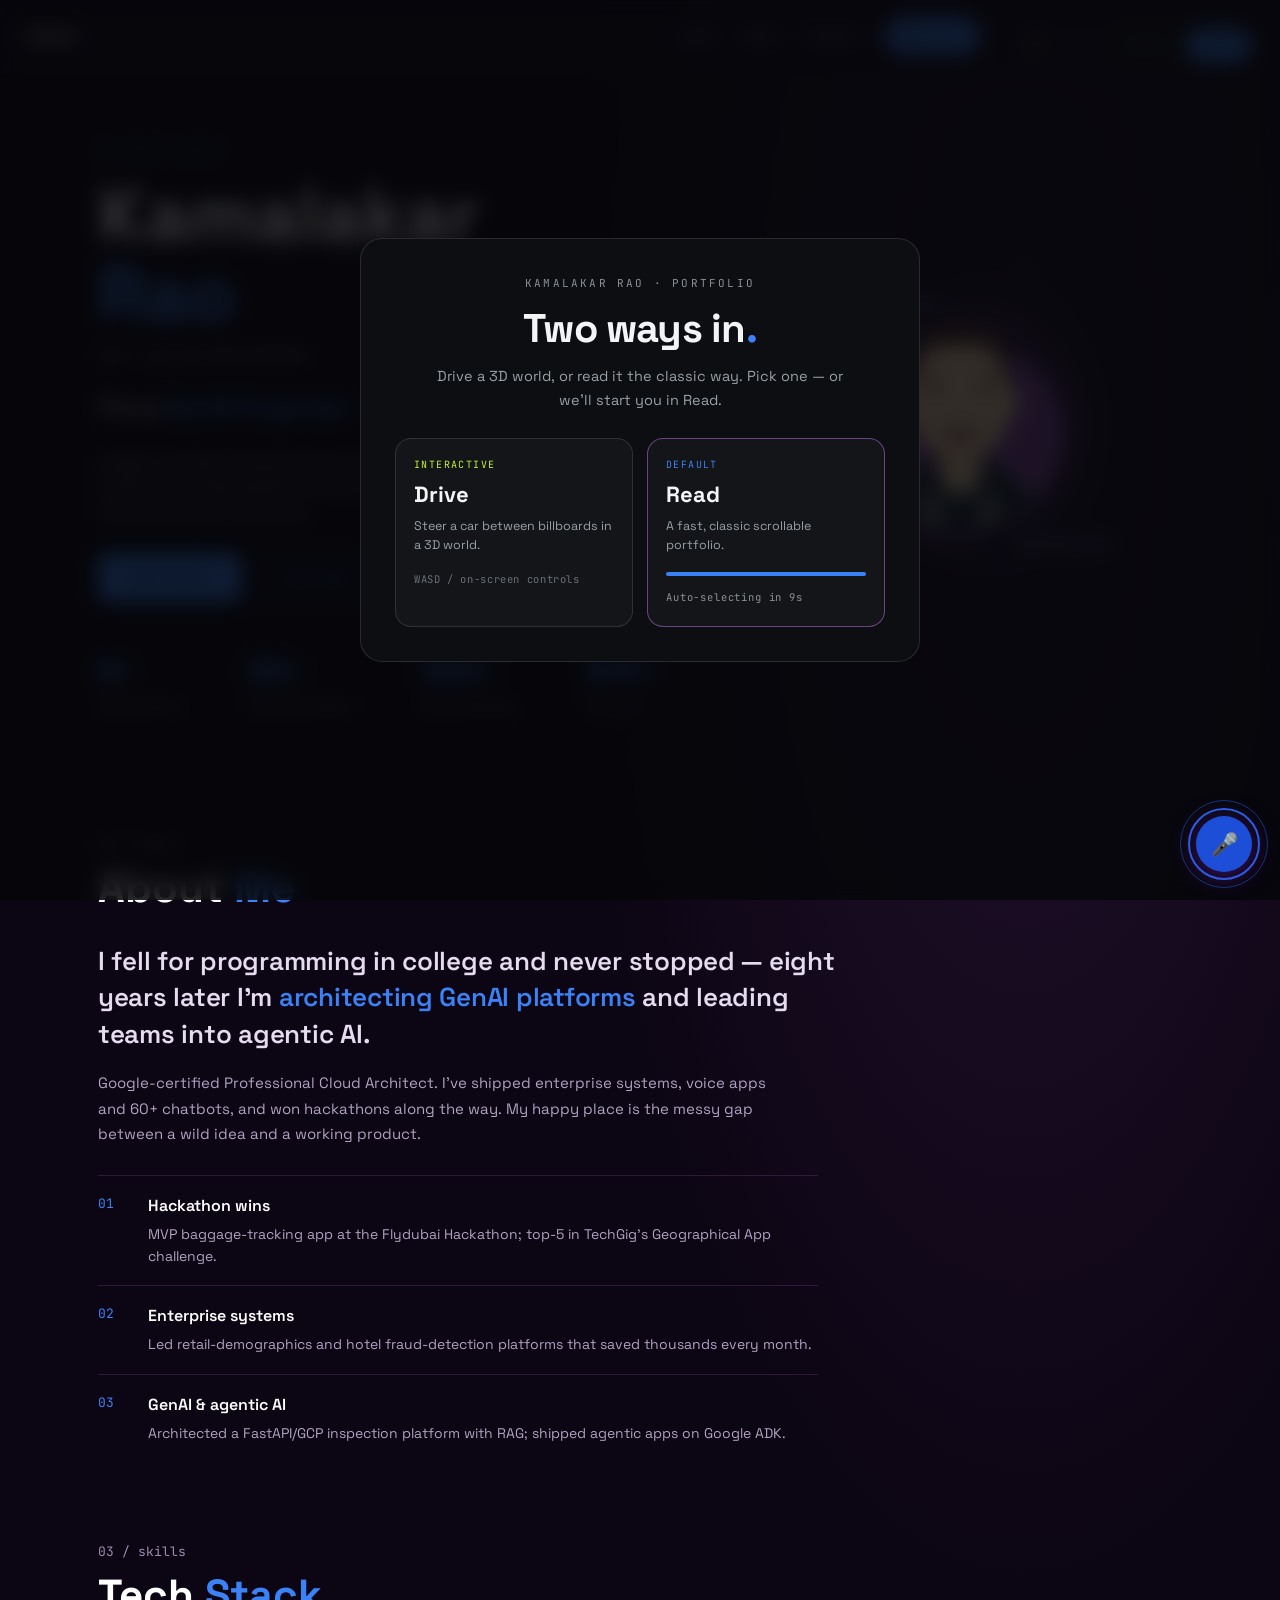
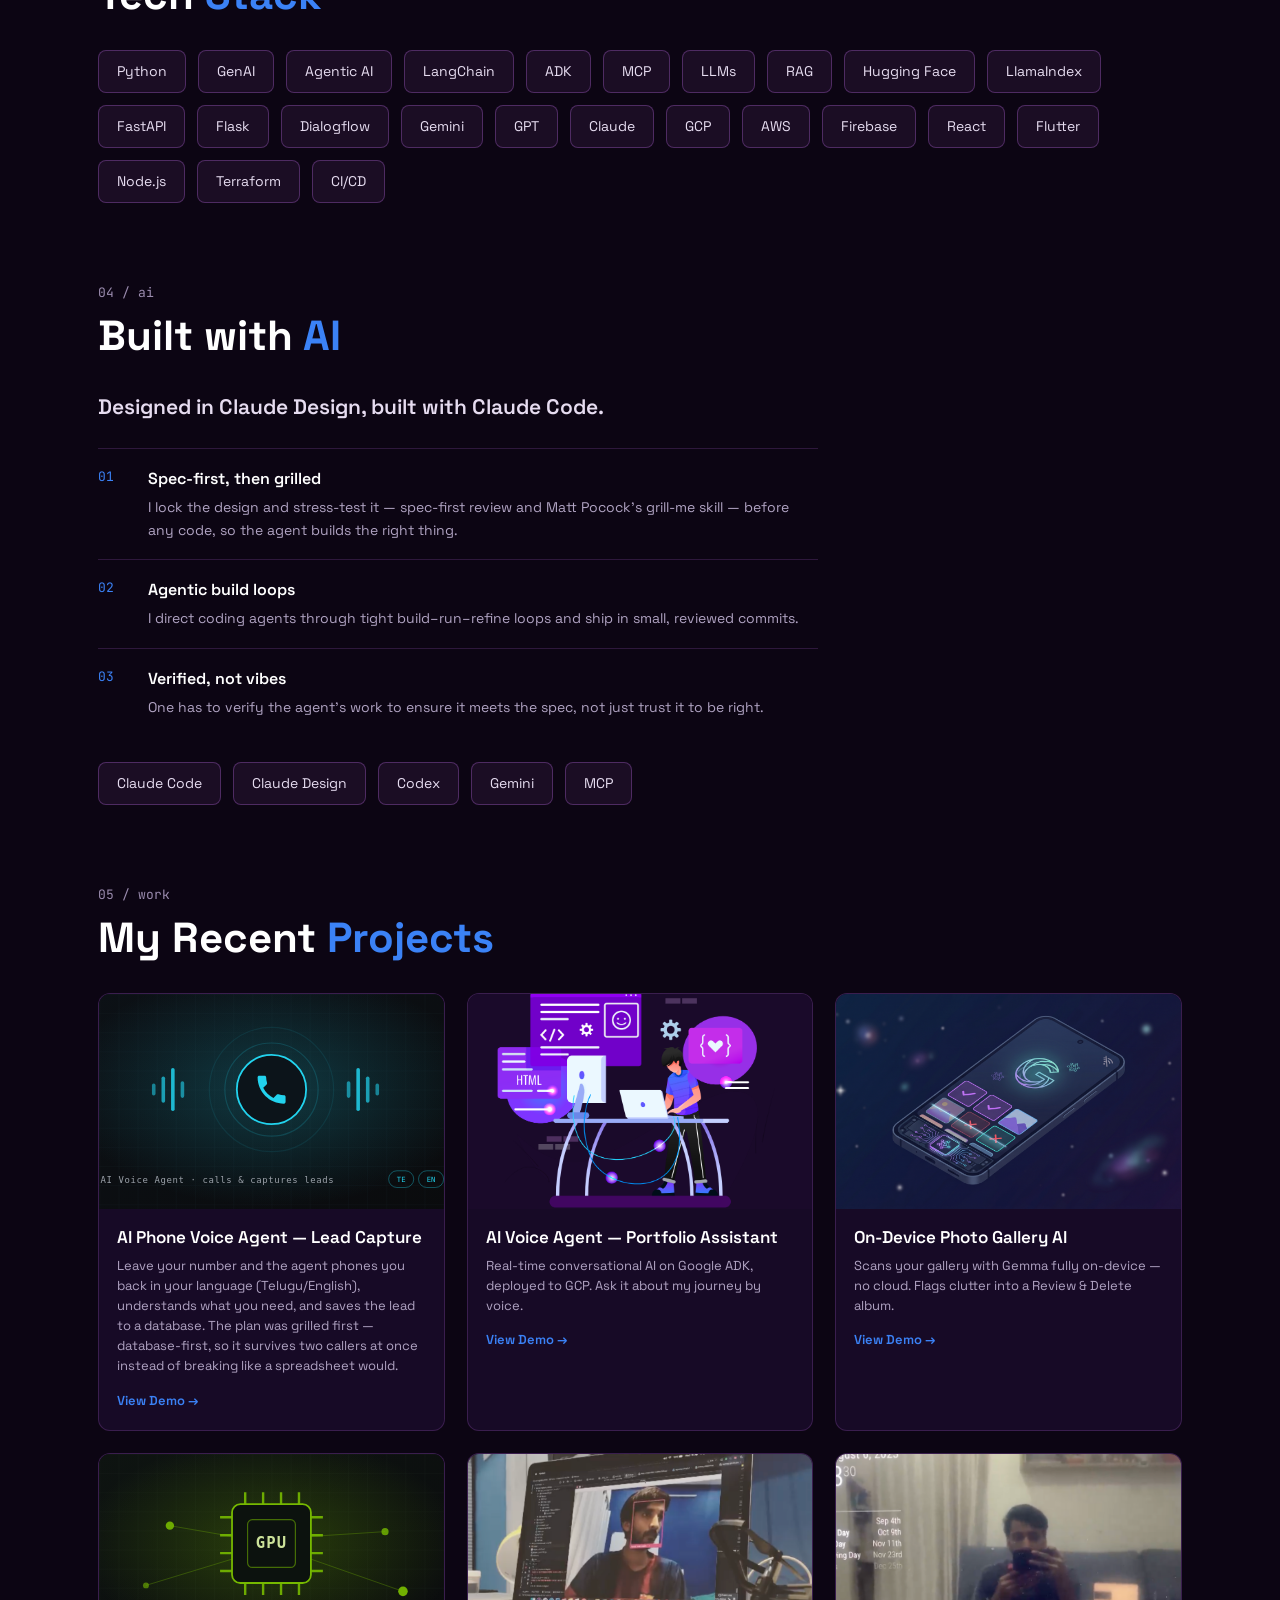
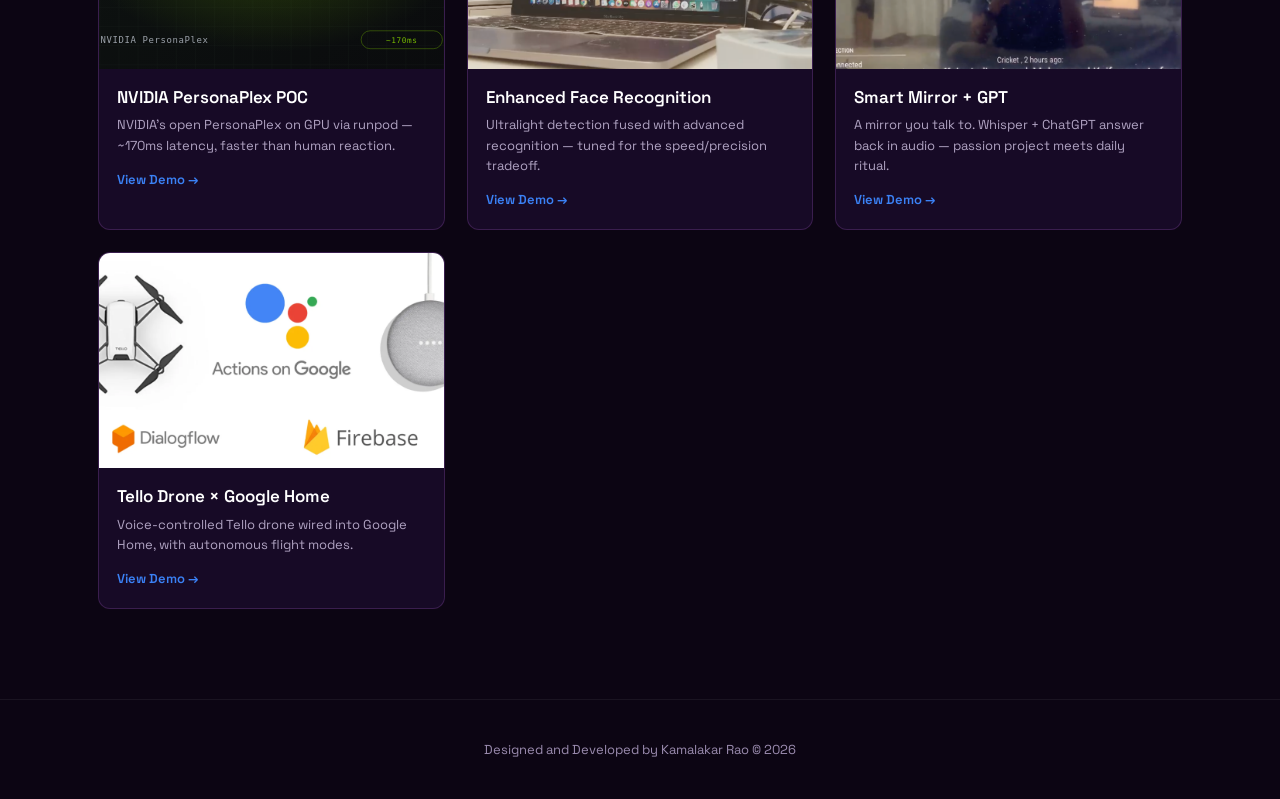
<file: index.html>
<!doctype html><html lang="en"><head><meta charset="utf-8"/><link rel="icon" href="/favicon.png"/><meta name="viewport" content="width=device-width,initial-scale=1"/><meta name="theme-color" content="#000000"/><meta name="description" content="Web site created using create-react-app"/><link rel="manifest" href="/manifest.json"/><link rel="preconnect" href="https://fonts.googleapis.com"><link rel="preconnect" href="https://fonts.gstatic.com" crossorigin><link href="https://fonts.googleapis.com/css2?family=Space+Grotesk:wght@400;500;600;700&family=JetBrains+Mono:wght@400;500&display=swap" rel="stylesheet"><title>Kamal | Portfolio</title><meta name="description" content="Self Developed personal website build with React.js"><meta itemprop="name" content="Kamal | Portfolio"><meta itemprop="description" content="Self Developed personal website build with React.js"><meta property="og:url" content="https://kamalakarrao.github.io"><meta property="og:type" content="website"><meta property="og:title" content="Kamal | Portfolio"><meta property="og:description" content="Self Developed personal website build with React.js"><meta name="twitter:card" content="summary_large_image"><meta name="twitter:title" content="Kamal | Portfolio"><meta name="twitter:description" content="Self Developed personal website build with React.js"><script defer="defer" src="/static/js/main.073f469c.js"></script><link href="/static/css/main.de4e157c.css" rel="stylesheet"></head><body><noscript>You need to enable JavaScript to run this app.</noscript><div id="root"></div></body></html>
</file>
<file: static/css/main.de4e157c.css>
@charset "UTF-8";@import url(https://fonts.googleapis.com/css2?family=Raleway:wght@300;400;500;600;700;800&family=Courier+Prime:wght@400;700&display=swap);body{-webkit-font-smoothing:antialiased;-moz-osx-font-smoothing:grayscale;background-color:#0d0b14;font-family:Raleway,sans-serif!important}:root{--annotation-unfocused-field-background:url('data:image/svg+xml;charset=utf-8,<svg width="1" height="1" xmlns="http://www.w3.org/2000/svg"><rect width="100%" height="100%" style="fill:rgba(0,54,255,.13)"/></svg>')}.annotationLayer section{position:absolute;text-align:left;text-align:initial}.annotationLayer .buttonWidgetAnnotation.pushButton>a,.annotationLayer .linkAnnotation>a{font-size:1em;height:100%;left:0;position:absolute;top:0;width:100%}.annotationLayer .buttonWidgetAnnotation.pushButton>canvas{left:0;position:relative;top:0;z-index:-1}.annotationLayer .buttonWidgetAnnotation.pushButton>a:hover,.annotationLayer .linkAnnotation>a:hover{background:#ff0;box-shadow:0 2px 10px #ff0;opacity:.2}.annotationLayer .textAnnotation img{cursor:pointer;position:absolute}.annotationLayer .buttonWidgetAnnotation.checkBox input,.annotationLayer .buttonWidgetAnnotation.radioButton input,.annotationLayer .choiceWidgetAnnotation select,.annotationLayer .textWidgetAnnotation input,.annotationLayer .textWidgetAnnotation textarea{background-image:url('data:image/svg+xml;charset=utf-8,<svg width="1" height="1" xmlns="http://www.w3.org/2000/svg"><rect width="100%" height="100%" style="fill:rgba(0,54,255,.13)"/></svg>');background-image:var(--annotation-unfocused-field-background);border:1px solid transparent;box-sizing:border-box;font-size:9px;height:100%;margin:0;padding:0 3px;vertical-align:top;width:100%}.annotationLayer .choiceWidgetAnnotation select option{padding:0}.annotationLayer .buttonWidgetAnnotation.radioButton input{border-radius:50%}.annotationLayer .textWidgetAnnotation textarea{font:message-box;font-size:9px;resize:none}.annotationLayer .buttonWidgetAnnotation.checkBox input[disabled],.annotationLayer .buttonWidgetAnnotation.radioButton input[disabled],.annotationLayer .choiceWidgetAnnotation select[disabled],.annotationLayer .textWidgetAnnotation input[disabled],.annotationLayer .textWidgetAnnotation textarea[disabled]{background:none;border:1px solid transparent;cursor:not-allowed}.annotationLayer .buttonWidgetAnnotation.checkBox input:hover,.annotationLayer .buttonWidgetAnnotation.radioButton input:hover,.annotationLayer .choiceWidgetAnnotation select:hover,.annotationLayer .textWidgetAnnotation input:hover,.annotationLayer .textWidgetAnnotation textarea:hover{border:1px solid #000}.annotationLayer .choiceWidgetAnnotation select:focus,.annotationLayer .textWidgetAnnotation input:focus,.annotationLayer .textWidgetAnnotation textarea:focus{background:none;border:1px solid transparent}.annotationLayer .buttonWidgetAnnotation.checkBox :focus,.annotationLayer .buttonWidgetAnnotation.radioButton :focus,.annotationLayer .choiceWidgetAnnotation select :focus,.annotationLayer .textWidgetAnnotation input :focus,.annotationLayer .textWidgetAnnotation textarea :focus{background-color:transparent;background-image:none;outline:auto}.annotationLayer .buttonWidgetAnnotation.checkBox input:checked:after,.annotationLayer .buttonWidgetAnnotation.checkBox input:checked:before,.annotationLayer .buttonWidgetAnnotation.radioButton input:checked:before{background-color:#000;content:"";display:block;position:absolute}.annotationLayer .buttonWidgetAnnotation.checkBox input:checked:after,.annotationLayer .buttonWidgetAnnotation.checkBox input:checked:before{height:80%;left:45%;width:1px}.annotationLayer .buttonWidgetAnnotation.checkBox input:checked:before{-webkit-transform:rotate(45deg);transform:rotate(45deg)}.annotationLayer .buttonWidgetAnnotation.checkBox input:checked:after{-webkit-transform:rotate(-45deg);transform:rotate(-45deg)}.annotationLayer .buttonWidgetAnnotation.radioButton input:checked:before{border-radius:50%;height:50%;left:30%;top:20%;width:50%}.annotationLayer .textWidgetAnnotation input.comb{font-family:monospace;padding-left:2px;padding-right:0}.annotationLayer .textWidgetAnnotation input.comb:focus{width:103%}.annotationLayer .buttonWidgetAnnotation.checkBox input,.annotationLayer .buttonWidgetAnnotation.radioButton input{-webkit-appearance:none;appearance:none;padding:0}.annotationLayer .popupWrapper{position:absolute;width:20em}.annotationLayer .popup{word-wrap:break-word;background-color:#ff9;border-radius:2px;box-shadow:0 2px 5px #888;cursor:pointer;font:message-box;font-size:9px;margin-left:5px;max-width:20em;padding:6px;position:absolute;white-space:normal;z-index:200}.annotationLayer .popup>*{font-size:9px}.annotationLayer .popup h1{display:inline-block}.annotationLayer .popupDate{display:inline-block;margin-left:5px}.annotationLayer .popupContent{border-top:1px solid #333;margin-top:2px;padding-top:2px}.annotationLayer .richText>*{white-space:pre-wrap}.annotationLayer .caretAnnotation,.annotationLayer .circleAnnotation svg ellipse,.annotationLayer .fileAttachmentAnnotation,.annotationLayer .freeTextAnnotation,.annotationLayer .highlightAnnotation,.annotationLayer .inkAnnotation svg polyline,.annotationLayer .lineAnnotation svg line,.annotationLayer .polygonAnnotation svg polygon,.annotationLayer .polylineAnnotation svg polyline,.annotationLayer .squareAnnotation svg rect,.annotationLayer .squigglyAnnotation,.annotationLayer .stampAnnotation,.annotationLayer .strikeoutAnnotation,.annotationLayer .underlineAnnotation{cursor:pointer}@-webkit-keyframes kr-blink{0%,to{opacity:1}50%{opacity:0}}@keyframes kr-blink{0%,to{opacity:1}50%{opacity:0}}@-webkit-keyframes kr-spin-slow{0%{-webkit-transform:rotate(0);transform:rotate(0)}to{-webkit-transform:rotate(1turn);transform:rotate(1turn)}}@keyframes kr-spin-slow{0%{-webkit-transform:rotate(0);transform:rotate(0)}to{-webkit-transform:rotate(1turn);transform:rotate(1turn)}}@-webkit-keyframes kr-spin-rev{0%{-webkit-transform:rotate(1turn);transform:rotate(1turn)}to{-webkit-transform:rotate(0);transform:rotate(0)}}@keyframes kr-spin-rev{0%{-webkit-transform:rotate(1turn);transform:rotate(1turn)}to{-webkit-transform:rotate(0);transform:rotate(0)}}@-webkit-keyframes kr-load{0%{-webkit-transform:translateX(-100%);transform:translateX(-100%)}to{-webkit-transform:translateX(0);transform:translateX(0)}}@keyframes kr-load{0%{-webkit-transform:translateX(-100%);transform:translateX(-100%)}to{-webkit-transform:translateX(0);transform:translateX(0)}}@-webkit-keyframes kr-bob{0%,to{-webkit-transform:translateY(0);transform:translateY(0)}50%{-webkit-transform:translateY(-6px);transform:translateY(-6px)}}@keyframes kr-bob{0%,to{-webkit-transform:translateY(0);transform:translateY(0)}50%{-webkit-transform:translateY(-6px);transform:translateY(-6px)}}@-webkit-keyframes kr-pop{0%{opacity:0;-webkit-transform:translateY(14px) scale(.97);transform:translateY(14px) scale(.97)}to{opacity:1;-webkit-transform:none;transform:none}}@keyframes kr-pop{0%{opacity:0;-webkit-transform:translateY(14px) scale(.97);transform:translateY(14px) scale(.97)}to{opacity:1;-webkit-transform:none;transform:none}}.kr-root{-webkit-font-smoothing:antialiased;color:#e9eaec;font-family:Space Grotesk,sans-serif;min-height:100vh;position:relative;width:100%}.kr-root *,.kr-root :after,.kr-root :before{box-sizing:border-box}.kr-root ::selection{background:#c8f031;color:#0a0b0d}.kr-mono{font-family:JetBrains Mono,monospace}.kr-modebar{align-items:center;display:flex;gap:12px;position:fixed;right:24px;top:24px;z-index:140}.kr-modebar__label{color:#6b7079;font-family:JetBrains Mono,monospace;font-size:10px;letter-spacing:.18em;text-transform:uppercase}.kr-modebar__group{backdrop-filter:blur(12px);-webkit-backdrop-filter:blur(12px);background:rgba(18,20,24,.7);border:1px solid hsla(0,0%,100%,.1);border-radius:100px;display:flex;padding:4px}.kr-modebtn{background:transparent;border:none;border-radius:100px;color:#8b9098;cursor:pointer;font-family:JetBrains Mono,monospace;font-size:11px;font-weight:500;letter-spacing:.12em;padding:8px 16px;text-transform:uppercase;transition:all .25s ease}.kr-modebtn--live.is-active{background:#c8f031;color:#0a0b0d;font-weight:600}.kr-modebtn--read.is-active{background:#3b82f6;color:#160a24;font-weight:600}.kr-musicbtn{align-items:center;backdrop-filter:blur(12px);-webkit-backdrop-filter:blur(12px);background:rgba(18,20,24,.7);border:1px solid hsla(0,0%,100%,.1);border-radius:50%;color:#8b9098;cursor:pointer;display:flex;height:34px;justify-content:center;position:relative;transition:color .2s ease,border-color .2s ease,background .2s ease;width:34px}.kr-musicbtn:hover{color:#c8d0d8}.kr-musicbtn.is-on{background:rgba(200,240,49,.1);border-color:rgba(200,240,49,.6);color:#c8f031}.kr-musicbtn__slash{background:currentColor;border-radius:2px;height:1.5px;position:absolute;-webkit-transform:rotate(-45deg);transform:rotate(-45deg);width:22px}.kr-drive{background:#0a0b0d;height:100vh;height:100dvh;left:0;overflow:hidden;position:fixed;top:0;width:100vw}.kr-drive__canvas{display:block;height:100%;inset:0;position:absolute;width:100%}.kr-drive__vignette{background:radial-gradient(125% 100% at 50% 12%,rgba(10,11,13,0) 42%,rgba(10,11,13,.5) 82%,rgba(10,11,13,.92) 100%);inset:0;pointer-events:none;position:absolute;z-index:2}.kr-drive__topbar{align-items:center;color:#e9eaec;display:flex;font-family:JetBrains Mono,monospace;font-size:13px;font-weight:500;gap:10px;left:28px;letter-spacing:.1em;position:absolute;top:24px;z-index:10}.kr-drive__dot{background:#c8f031;border-radius:50%;box-shadow:0 0 12px #c8f031;height:9px;width:9px}.kr-controls{backdrop-filter:blur(10px);-webkit-backdrop-filter:blur(10px);background:rgba(14,16,20,.66);border:1px solid hsla(0,0%,100%,.1);border-radius:14px;bottom:26px;left:28px;max-width:260px;padding:16px 18px;position:absolute;z-index:10}.kr-controls__title{color:#c8f031;font-family:JetBrains Mono,monospace;font-size:10px;letter-spacing:.16em;margin-bottom:12px;text-transform:uppercase}.kr-controls__list{color:#aeb3bb;display:flex;flex-direction:column;font-size:12.5px;gap:9px}.kr-controls__row{align-items:center;display:flex;gap:9px}.kr-controls__keys{display:inline-flex;gap:3px}.kr-kbd{align-items:center;background:hsla(0,0%,100%,.08);border:1px solid hsla(0,0%,100%,.16);border-radius:6px;color:#e9eaec;display:inline-flex;font-family:JetBrains Mono,monospace;font-size:11px;height:22px;justify-content:center;min-width:22px;padding:0 5px}.kr-prompt{align-items:center;backdrop-filter:blur(10px);-webkit-backdrop-filter:blur(10px);background:rgba(200,240,49,.12);border:1px solid rgba(200,240,49,.5);border-radius:100px;bottom:38px;display:flex;gap:12px;left:50%;opacity:0;padding:13px 20px;pointer-events:none;position:absolute;-webkit-transform:translate(-50%,14px);transform:translate(-50%,14px);transition:opacity .25s ease,-webkit-transform .25s ease;transition:opacity .25s ease,transform .25s ease;transition:opacity .25s ease,transform .25s ease,-webkit-transform .25s ease;z-index:10}.kr-prompt.is-visible{opacity:1;-webkit-transform:translate(-50%);transform:translate(-50%)}.kr-prompt__text{color:#eef2dd;font-size:14px;font-weight:500}.kr-prompt__key{border:1px solid rgba(200,240,49,.6);border-radius:100px;color:#c8f031;font-family:JetBrains Mono,monospace;font-size:11px;letter-spacing:.08em;padding:4px 10px}.kr-prompt__key--tap{display:none}.kr-peek{-webkit-animation:kr-fade-in .25s ease forwards;animation:kr-fade-in .25s ease forwards;backdrop-filter:blur(10px);-webkit-backdrop-filter:blur(10px);background:rgba(14,16,20,.72);border:1px solid rgba(200,240,49,.4);border-radius:14px;color:#e9eaec;cursor:pointer;max-width:42vw;opacity:0;padding:16px 18px;position:fixed;right:24px;top:50%;-webkit-transform:translateY(-50%);transform:translateY(-50%);width:280px;z-index:120}@-webkit-keyframes kr-fade-in{to{opacity:1}}@keyframes kr-fade-in{to{opacity:1}}.kr-peek__eyebrow{color:#c8f031;font-family:JetBrains Mono,monospace;font-size:10px;letter-spacing:.16em;margin-bottom:8px;text-transform:uppercase}.kr-peek__title{color:#f3f4f5;font-size:16px;font-weight:700;letter-spacing:-.01em;line-height:1.25}.kr-peek__preview{color:#aeb3bb;font-size:12px;line-height:1.5;margin-top:8px}.kr-peek__action{align-items:center;color:#8b9098;display:flex;font-family:JetBrains Mono,monospace;font-size:10px;gap:6px;letter-spacing:.06em;margin-top:13px}.kr-peek__key{border:1px solid rgba(200,240,49,.5);border-radius:100px;color:#c8f031;padding:2px 8px}.kr-peek__key--tap,.kr-touch{display:none}.kr-touch__group{display:flex;gap:14px;position:absolute;z-index:12}.kr-touch__steer{bottom:26px;left:22px}.kr-touch__pedals{bottom:100px;flex-direction:column;right:22px}.kr-touch__btn{-webkit-tap-highlight-color:transparent;align-items:center;backdrop-filter:blur(10px);-webkit-backdrop-filter:blur(10px);background:rgba(14,16,20,.72);border:1px solid rgba(200,240,49,.35);border-radius:50%;color:#e9eaec;cursor:pointer;display:flex;font-size:20px;height:60px;justify-content:center;touch-action:none;-ms-user-select:none;user-select:none;-webkit-user-select:none;width:60px}.kr-touch__btn:active{background:rgba(200,240,49,.18);border-color:rgba(200,240,49,.7)}.kr-touch__btn--go{color:#c8f031}.kr-touch__btn:before{border-bottom:15px solid;border-left:11px solid transparent;border-right:11px solid transparent;content:"";height:0;width:0}.kr-touch__btn--up:before{-webkit-transform:rotate(0deg);transform:rotate(0deg)}.kr-touch__btn--down:before{-webkit-transform:rotate(180deg);transform:rotate(180deg)}.kr-touch__btn--left:before{-webkit-transform:rotate(-90deg);transform:rotate(-90deg)}.kr-touch__btn--right:before{-webkit-transform:rotate(90deg);transform:rotate(90deg)}.kr-loading{align-items:center;background:#0a0b0d;display:flex;flex-direction:column;inset:0;justify-content:center;position:absolute;z-index:30}.kr-loading__label{color:#c8f031;font-family:JetBrains Mono,monospace;font-size:11px;letter-spacing:.22em;margin-bottom:22px;text-transform:uppercase}.kr-loading__name{color:#f3f4f5;font-size:clamp(34px,6vw,60px);font-weight:700;letter-spacing:-.03em;line-height:1}.kr-loading__name span{color:#c8f031}.kr-loading__bar{background:hsla(0,0%,100%,.1);border-radius:3px;height:3px;margin-top:30px;overflow:hidden;width:240px}.kr-loading__fill{-webkit-animation:kr-load 1.5s cubic-bezier(.4,.1,.2,1) forwards;animation:kr-load 1.5s cubic-bezier(.4,.1,.2,1) forwards;background:#c8f031;height:100%;width:100%}.kr-loading__sub{color:#5f646d;font-family:JetBrains Mono,monospace;font-size:11px;letter-spacing:.1em;margin-top:20px}.kr-modal__backdrop{align-items:center;backdrop-filter:blur(6px);-webkit-backdrop-filter:blur(6px);background:rgba(6,7,9,.72);display:flex;inset:0;justify-content:center;padding:24px;position:fixed;z-index:150}.kr-modal{-webkit-animation:kr-pop .3s cubic-bezier(.2,.8,.2,1) both;animation:kr-pop .3s cubic-bezier(.2,.8,.2,1) both;background:#0c0e11;border:1px solid hsla(0,0%,100%,.12);border-radius:20px;max-height:86vh;max-width:560px;overflow:auto;position:relative;width:100%}.kr-modal__close{background:rgba(18,20,24,.8);border:1px solid hsla(0,0%,100%,.16);border-radius:50%;color:#c8d0d8;cursor:pointer;font-size:16px;height:34px;line-height:1;position:absolute;right:16px;top:16px;width:34px;z-index:2}.kr-modal__img{aspect-ratio:16/9;background:linear-gradient(135deg,#15181d,#0c0e11);border-radius:20px 20px 0 0;overflow:hidden}.kr-modal__img img{height:100%;object-fit:cover;width:100%}.kr-modal__body{padding:30px 32px 34px}.kr-tags{display:flex;flex-wrap:wrap;gap:8px;margin-bottom:16px}.kr-tag{border:1px solid rgba(200,240,49,.4);border-radius:100px;color:#c8f031;font-family:JetBrains Mono,monospace;font-size:10px;letter-spacing:.1em;padding:4px 10px;text-transform:uppercase}.kr-modal__title{color:#f3f4f5;font-size:26px;font-weight:700;letter-spacing:-.02em;margin:0}.kr-modal__desc{color:#9aa0a8;font-size:15.5px;line-height:1.7;margin:14px 0 26px}.kr-modal__cta{align-items:center;background:#c8f031;border-radius:100px;color:#0a0b0d;display:inline-flex;font-size:14px;font-weight:600;gap:10px;padding:13px 24px;text-decoration:none}.kr-modal__cta span{font-family:JetBrains Mono,monospace}.kr-modal__pad{padding:36px 34px 38px}.kr-eyebrow{color:#c8f031;font-family:JetBrains Mono,monospace;font-size:11px;letter-spacing:.2em;margin-bottom:18px;text-transform:uppercase}.kr-about__lead{color:#e9eaec;font-size:25px;font-weight:600;letter-spacing:-.02em;line-height:1.28;margin:0}.kr-about__lead span{color:#c8f031}.kr-about__body{color:#9aa0a8;font-size:15px;line-height:1.7;margin:20px 0 28px}.kr-wins{display:flex;flex-direction:column}.kr-win{border-top:1px solid hsla(0,0%,100%,.08);display:flex;gap:18px;padding:18px 0}.kr-win__n{color:#c8f031;font-family:JetBrains Mono,monospace;font-size:12px;min-width:30px}.kr-win__title{color:#e9eaec;font-size:15px;font-weight:600}.kr-win__body{color:#8b9098;font-size:13.5px;line-height:1.6;margin-top:5px}.kr-skills__title{color:#e9eaec;font-size:25px;font-weight:600;letter-spacing:-.02em;margin:0 0 24px}.kr-chips{display:flex;flex-wrap:wrap;gap:9px}.kr-chip{border:1px solid hsla(0,0%,100%,.12);border-radius:100px;color:#cdd0d5;font-family:JetBrains Mono,monospace;font-size:13px;padding:9px 15px}.kr-contact__pad{padding:40px 34px 42px}.kr-contact__title{color:#f3f4f5;font-size:clamp(30px,4vw,42px);font-weight:700;letter-spacing:-.03em;line-height:1.05;margin:0 0 30px}.kr-contact__links{display:flex;flex-wrap:wrap;gap:12px}.kr-contact__primary{background:#c8f031;border-radius:100px;color:#0a0b0d;font-weight:600}.kr-contact__ghost,.kr-contact__primary{font-size:14px;padding:13px 24px;text-decoration:none}.kr-contact__ghost{border:1px solid hsla(0,0%,100%,.18);border-radius:100px;color:#e9eaec;font-weight:500}@-webkit-keyframes kr-fill{0%{width:0}to{width:100%}}@keyframes kr-fill{0%{width:0}to{width:100%}}.kr-welcome{align-items:center;-webkit-animation:kr-pop .3s cubic-bezier(.2,.8,.2,1) both;animation:kr-pop .3s cubic-bezier(.2,.8,.2,1) both;backdrop-filter:blur(10px);-webkit-backdrop-filter:blur(10px);background:rgba(6,7,9,.82);display:flex;inset:0;justify-content:center;padding:24px;position:fixed;z-index:200}.kr-welcome__card{background:#0c0e11;border:1px solid hsla(0,0%,100%,.12);border-radius:22px;max-width:560px;padding:36px 34px 34px;text-align:center;width:100%}.kr-welcome__eyebrow{color:#8b9098;font-family:JetBrains Mono,monospace;font-size:11px;letter-spacing:.2em;margin-bottom:14px;text-transform:uppercase}.kr-welcome__title{color:#f3f4f5;font-size:clamp(28px,5vw,40px);font-weight:700;letter-spacing:-.02em;margin:0}.kr-welcome__title span{color:#3b82f6}.kr-welcome__sub{color:#9aa0a8;font-size:14.5px;line-height:1.6;margin:12px auto 26px;max-width:420px}.kr-welcome__opts{grid-gap:14px;display:grid;gap:14px;grid-template-columns:1fr 1fr}.kr-welcome__opt{align-items:flex-start;background:hsla(0,0%,100%,.03);border:1px solid hsla(0,0%,100%,.12);border-radius:16px;cursor:pointer;display:flex;flex-direction:column;font-family:inherit;gap:6px;overflow:hidden;padding:18px 18px 20px;position:relative;text-align:left;transition:border-color .15s ease,background .15s ease,-webkit-transform .15s ease;transition:transform .15s ease,border-color .15s ease,background .15s ease;transition:transform .15s ease,border-color .15s ease,background .15s ease,-webkit-transform .15s ease}.kr-welcome__opt:hover{-webkit-transform:translateY(-2px);transform:translateY(-2px)}.kr-welcome__opt--drive:hover{background:rgba(200,240,49,.06);border-color:rgba(200,240,49,.6)}.kr-welcome__opt--read{border-color:rgba(199,112,240,.5)}.kr-welcome__opt--read:hover{background:rgba(199,112,240,.08);border-color:rgba(199,112,240,.85)}.kr-welcome__opt-tag{font-family:JetBrains Mono,monospace;font-size:10px;letter-spacing:.14em;text-transform:uppercase}.kr-welcome__opt--drive .kr-welcome__opt-tag{color:#c8f031}.kr-welcome__opt--read .kr-welcome__opt-tag{color:#3b82f6}.kr-welcome__opt-name{color:#f3f4f5;font-size:22px;font-weight:700}.kr-welcome__opt-desc{color:#9aa0a8;font-size:12.5px;line-height:1.5}.kr-welcome__hint{color:#6b7079;font-family:JetBrains Mono,monospace;font-size:10.5px;letter-spacing:.06em;margin-top:12px}.kr-welcome__bar{background:hsla(0,0%,100%,.1);border-radius:3px;height:4px;margin-top:12px;overflow:hidden;width:100%}.kr-welcome__bar-fill{-webkit-animation:kr-fill linear forwards;animation:kr-fill linear forwards;background:#3b82f6;display:block;height:100%;width:0}.kr-welcome__auto{color:#8b9098;font-family:JetBrains Mono,monospace;font-size:10.5px;letter-spacing:.08em;margin-top:8px}@media (max-width:520px){.kr-welcome__opts{grid-template-columns:1fr}.kr-welcome__opt--drive .kr-welcome__hint{display:none}}.kr-classic{background:#0c0513;min-height:100vh;overflow:hidden;position:relative;width:100%}.kr-classic__glow{background:radial-gradient(60% 50% at 80% 10%,rgba(199,112,240,.12),transparent 60%);inset:0;pointer-events:none;position:absolute}.kr-nav{align-items:center;backdrop-filter:blur(10px);-webkit-backdrop-filter:blur(10px);background:rgba(18,8,30,.6);border-bottom:1px solid hsla(0,0%,100%,.06);display:flex;gap:26px;left:0;padding:18px 300px 18px 28px;position:fixed;right:0;top:0;z-index:90}.kr-nav__logo{color:#fff;font-size:16px;font-weight:700;letter-spacing:.02em}.kr-nav__logo span{color:#3b82f6}.kr-nav__spacer{flex:1 1}.kr-nav__link{background:none;border:none;color:#b8a9c9;cursor:pointer;font-family:inherit;font-size:13px;padding:0}.kr-nav__link:hover{color:#fff}.kr-nav__resume{background:#3b82f6;border:none;border-radius:100px;color:#160a24;cursor:pointer;font-family:inherit;font-size:13px;font-weight:600;padding:8px 16px;transition:-webkit-filter .2s ease;transition:filter .2s ease;transition:filter .2s ease,-webkit-filter .2s ease}.kr-nav__resume:hover{-webkit-filter:brightness(1.08);filter:brightness(1.08)}.kr-hero{grid-gap:50px;align-items:center;display:grid;gap:50px;grid-template-columns:1.2fr .9fr;margin:0 auto;max-width:1140px;padding:140px 28px 80px;position:relative;z-index:2}.kr-hero__greeting{color:#3b82f6;font-family:JetBrains Mono,monospace;font-size:14px;margin-bottom:14px}.kr-hero__name{color:#fff;font-size:clamp(44px,6.5vw,76px);font-weight:700;line-height:1.04;margin:0}.kr-hero__name span{color:#3b82f6}.kr-hero__aka{color:#b8a9c9;font-size:15px;margin-top:10px}.kr-hero__role{color:#e6dcf0;font-size:clamp(18px,2.4vw,26px);font-weight:500;margin-top:22px}.kr-hero__role span{color:#3b82f6}.kr-hero__bio{color:#b0a3c2;font-size:15px;line-height:1.7;margin-top:22px;max-width:480px}.kr-hero__cta{display:flex;flex-wrap:wrap;gap:14px;margin-top:28px}.kr-cbtn-primary{background:#3b82f6;border:none;border-radius:8px;color:#1a0a2a}.kr-cbtn-outline,.kr-cbtn-primary{cursor:pointer;font-family:inherit;font-size:14px;font-weight:600;padding:13px 26px}.kr-cbtn-outline{background:transparent;border:1px solid #3b82f6;border-radius:8px;color:#3b82f6}.kr-hero__resume{display:none}.kr-hero__stats{grid-gap:38px;display:grid;gap:38px;grid-template-columns:repeat(4,auto);margin-top:46px}.kr-stat__num{color:#3b82f6;font-size:30px;font-weight:700}.kr-stat__label{color:#9b8caf;font-size:12px;margin-top:4px}.kr-avatar,.kr-hero__right{display:flex;justify-content:center}.kr-avatar{align-items:center;height:300px;position:relative;width:300px}.kr-avatar__ring1{-webkit-animation:kr-spin-slow 26s linear infinite;animation:kr-spin-slow 26s linear infinite;border:1px dashed rgba(199,112,240,.4);border-radius:50%;inset:0;position:absolute}.kr-avatar__ring2{-webkit-animation:kr-spin-rev 20s linear infinite;animation:kr-spin-rev 20s linear infinite;border:1px solid rgba(199,112,240,.25);border-radius:50%;inset:30px;position:absolute}.kr-avatar__circle{background:#1a0a2a;border:2px solid rgba(199,112,240,.5);border-radius:50%;box-shadow:0 0 50px rgba(199,112,240,.3);height:210px;overflow:hidden;width:210px}.kr-avatar__circle img{height:100%;object-fit:cover;width:100%}.kr-badge{align-items:center;background:#1a0a2a;border:1px solid hsla(0,0%,100%,.1);border-radius:100px;color:#e6dcf0;display:flex;font-size:12px;gap:8px;padding:8px 14px;position:absolute}.kr-badge--1{left:-20px;top:8px}.kr-badge--2{bottom:16px;right:-16px}.kr-badge__dot{border-radius:50%;height:8px;width:8px}.kr-badge__dot--teal{background:#2dd4bf}.kr-badge__dot--blue{background:#3b82f6}.kr-section{margin:0 auto;max-width:1140px;padding:40px 28px 90px;position:relative;z-index:2}.kr-section__idx{color:#9b8caf;font-family:JetBrains Mono,monospace;font-size:13px}.kr-section__idx--gap{margin-top:80px}.kr-section__title{color:#fff;font-size:clamp(28px,4vw,42px);font-weight:700;margin:8px 0 30px}.kr-section__title span{color:#3b82f6}.kr-skillgrid{display:flex;flex-wrap:wrap;gap:12px}.kr-skillpill{background:rgba(199,112,240,.08);border:1px solid rgba(199,112,240,.3);border-radius:8px;color:#e6dcf0;font-size:14px;padding:10px 18px}.kr-projgrid{grid-gap:22px;display:grid;gap:22px;grid-template-columns:repeat(3,1fr)}.kr-card{background:#170a26;border:1px solid rgba(199,112,240,.2);border-radius:12px;overflow:hidden}.kr-card__media{aspect-ratio:16/10;background:#1a0a2a;overflow:hidden}.kr-card__media img{height:100%;object-fit:cover;width:100%}.kr-card__placeholder{align-items:center;background:repeating-linear-gradient(45deg,#1c0c2e,#1c0c2e 12px,#170a26 0,#170a26 24px);color:#6b4d85;display:flex;font-family:JetBrains Mono,monospace;font-size:11px;height:100%;justify-content:center;width:100%}.kr-card__body{padding:18px}.kr-card__title{color:#fff;font-size:17px;font-weight:600;margin:0 0 8px}.kr-card__desc{color:#b0a3c2;font-size:13px;line-height:1.55;margin:0}.kr-card__demo{align-items:center;background:none;border:none;color:#3b82f6;cursor:pointer;display:inline-flex;font-family:inherit;font-size:13px;font-weight:600;gap:6px;margin-top:14px;padding:0;text-decoration:none;transition:gap .15s ease,-webkit-filter .15s ease;transition:gap .15s ease,filter .15s ease;transition:gap .15s ease,filter .15s ease,-webkit-filter .15s ease}.kr-card__demo:hover{-webkit-filter:brightness(1.15);filter:brightness(1.15);gap:10px}.kr-about-lead{color:#e6dcf0;font-size:clamp(20px,2.6vw,26px);font-weight:600;letter-spacing:-.01em;line-height:1.4;margin:0 0 18px;max-width:760px}.kr-about-lead span{color:#3b82f6}.kr-about-body{color:#b0a3c2;font-size:15px;line-height:1.7;margin:0 0 28px;max-width:680px}.kr-ai-hook{color:#e6dcf0;font-size:clamp(17px,2.1vw,21px);font-weight:600;line-height:1.5;margin:0 0 26px;max-width:720px}.kr-ai-list{display:flex;flex-direction:column;max-width:720px}.kr-ai-item{border-top:1px solid rgba(199,112,240,.18);display:flex;gap:18px;padding:18px 0}.kr-ai-item__n{color:#3b82f6;font-family:JetBrains Mono,monospace;font-size:13px;min-width:32px}.kr-ai-item__title{color:#fff;font-size:16px;font-weight:600}.kr-ai-item__body{color:#b0a3c2;font-size:14px;line-height:1.6;margin-top:5px}.kr-ai-tools{display:flex;flex-wrap:wrap;gap:12px;margin-top:26px}.kr-footer{border-top:1px solid hsla(0,0%,100%,.06);color:#9b8caf;font-size:13px;padding:40px;position:relative;text-align:center;z-index:2}@media (max-width:860px){.kr-hero{gap:36px;grid-template-columns:1fr;padding-top:110px}.kr-hero__right{order:-1}.kr-hero__stats{gap:24px 38px;grid-template-columns:repeat(2,auto)}.kr-projgrid{grid-template-columns:1fr}.kr-nav{gap:16px;padding-right:28px}.kr-nav__link{display:none}}@media (max-width:600px){.kr-modebar{gap:8px;right:14px;top:16px}.kr-modebar__label{display:none}.kr-modebtn{font-size:10px;padding:7px 13px}.kr-nav{padding:16px 18px}.kr-nav__resume{display:none}.kr-hero__resume{display:inline-flex}.kr-hero{padding:96px 22px 64px}.kr-peek{bottom:calc(250px + env(safe-area-inset-bottom));max-width:64vw;padding:13px 15px;right:14px;top:auto;-webkit-transform:none;transform:none;width:210px}.kr-peek__title{font-size:14px}.kr-section{padding:30px 22px 70px}.kr-hero__stats{gap:22px 30px}}@media (max-width:520px){.kr-controls{display:none}.kr-avatar{height:250px;width:250px}.kr-avatar__circle{height:178px;width:178px}}@media (hover:none) and (pointer:coarse){.kr-touch{display:block}.kr-controls{display:none}.kr-prompt{cursor:pointer}.kr-prompt.is-visible{pointer-events:auto}.kr-prompt__key--kbd{display:none}.kr-prompt__key--tap{display:inline-block}.kr-peek__key--kbd{display:none}.kr-peek__key--tap{display:inline-block}.agent-fab-wrapper{bottom:calc(18px + env(safe-area-inset-bottom));right:18px}.kr-touch__pedals{bottom:calc(96px + env(safe-area-inset-bottom));right:18px}.kr-touch__steer{bottom:calc(20px + env(safe-area-inset-bottom));left:18px}.kr-prompt{bottom:calc(178px + env(safe-area-inset-bottom))}}:root{--bg:#0d0b14;--bg2:#13111e;--bg3:#1a1728;--border:#1e1b2e;--border2:#2a2740;--accent:#2563eb;--accent2:#1d4ed8;--teal:#5de3c8;--text:#f0eefa;--muted:#8878a8;--muted2:#5a4d78;--mono:"Courier Prime",monospace;--imp-text-color:#2563eb;--section-background-color:linear-gradient(to bottom left,hsla(0,3%,6%,.582),rgba(12,8,24,.904));--image-gradient:linear-gradient(to bottom left,hsla(0,3%,6%,.678),rgba(12,10,22,.863))}body{background-color:#0d0b14!important;background-color:var(--bg)!important;color:#f0eefa;color:var(--text)}.blue{color:#2563eb!important;color:var(--accent)!important}button:focus{box-shadow:none!important}#preloader{background-color:#0d0b14;background-color:var(--bg);background-image:url(/static/media/pre.d4812f51c8c80976eaab.svg);background-position:50%;background-repeat:no-repeat;height:100%;left:0;position:fixed;top:0;width:100%;z-index:999999}#preloader-none{opacity:0}#no-scroll{height:100vh;overflow:hidden}::-webkit-scrollbar{width:7px}::-webkit-scrollbar-track{background:#1e3a8a}::-webkit-scrollbar-thumb{background:rgba(59,130,246,.96);border-radius:12px}::-webkit-scrollbar-thumb:hover{background:rgba(96,165,250,.92);border-radius:12px}.navbar{backdrop-filter:blur(12px)!important;-webkit-backdrop-filter:blur(12px)!important;background:rgba(13,11,20,.85)!important;border-bottom:1px solid #1e1b2e;border-bottom:1px solid var(--border);display:flex!important;height:64px;padding:0 48px!important;position:fixed!important;top:0;transition:all .3s ease!important;width:100%;z-index:1000}.navbar.sticky{background:rgba(13,11,20,.95)!important;box-shadow:0 4px 24px rgba(0,0,0,.3)!important}.navbar-brand{color:#f0eefa!important;color:var(--text)!important;font-family:Raleway,sans-serif!important;font-size:20px!important;font-weight:800!important;letter-spacing:-.02em;text-decoration:none!important}.navbar-brand .logo-dot{color:#2563eb;color:var(--accent)}.navbar-toggler{background:transparent!important;border-color:transparent!important;position:relative!important}.navbar-toggler span{background-color:#2563eb!important;background-color:var(--accent)!important;display:block!important;height:4px!important;left:0!important;margin-bottom:5px!important;margin-top:5px!important;opacity:1!important;-webkit-transform:rotate(0deg)!important;transform:rotate(0deg)!important;width:27px!important}.navbar-toggler:active,.navbar-toggler:focus{outline:0!important}.navbar-toggler span:first-child,.navbar-toggler span:nth-child(3){transition:-webkit-transform .35s ease-in-out!important;transition:transform .35s ease-in-out!important;transition:transform .35s ease-in-out,-webkit-transform .35s ease-in-out!important}.navbar-toggler:not(.collapsed) span:first-child{left:12px!important;opacity:.9!important;position:absolute!important;top:10px!important;-webkit-transform:rotate(135deg)!important;transform:rotate(135deg)!important}.navbar-toggler:not(.collapsed) span:nth-child(2){background-color:transparent!important;height:12px!important;visibility:hidden!important}.navbar-toggler:not(.collapsed) span:nth-child(3){left:12px!important;opacity:.9!important;position:absolute!important;top:10px!important;-webkit-transform:rotate(-135deg)!important;transform:rotate(-135deg)!important}@media (min-width:768px){.navbar-toggler{display:none!important}.navbar-collapse{display:flex!important;flex:1 1;justify-content:flex-end}}@media (max-width:767px){.navbar{flex-wrap:wrap;height:auto;padding:0 20px!important}.navbar-brand{padding:12px 0}.navbar-collapse{align-items:flex-start;border-top:1px solid #1e1b2e;border-top:1px solid var(--border);display:none;flex-direction:column;padding:12px 0 20px;width:100%}.navbar-collapse.nav-open{display:flex}.navbar-nav .nav-link:after{display:none}.nav-resume-btn{margin-top:8px}}.navbar-nav{align-items:center;flex-direction:row!important;gap:4px;margin:0;padding:0}@media (max-width:767px){.navbar-nav{align-items:flex-start;flex-direction:column!important;gap:0}}.navbar-nav .nav-link{color:#8878a8!important;color:var(--muted)!important;font-family:Raleway,sans-serif!important;font-size:14px!important;font-weight:500!important;letter-spacing:.04em;padding:8px 14px!important;position:relative;text-transform:uppercase;transition:color .2s!important}.navbar-nav .nav-link:hover{color:#f0eefa!important;color:var(--text)!important}.navbar-nav .nav-link:after{background:#2563eb;background:var(--accent);border-radius:2px;bottom:4px;content:"";height:2px;left:14px;position:absolute;transition:width .25s ease;width:0}.navbar-nav .nav-link:hover:after{width:calc(100% - 28px)}.nav-resume-btn{align-items:center;background:#1d4ed8!important;background:var(--accent2)!important;border:none!important;border-radius:6px!important;color:#fff!important;cursor:pointer;display:inline-flex;font-family:Raleway,sans-serif!important;font-size:14px!important;font-weight:600!important;padding:8px 20px!important;text-decoration:none!important;transition:background .2s!important}.nav-resume-btn:hover{background:#2563eb!important;background:var(--accent)!important;color:#fff!important}@media (max-width:767px){.navbar{padding:0 20px!important}.navbar-nav .nav-link:after{display:none}}.hero-section{grid-gap:48px;align-items:center;background-color:#0d0b14;background-color:var(--bg);display:grid;gap:48px;grid-template-columns:1fr 420px;min-height:100vh;overflow:hidden;padding:96px 48px 48px;position:relative}.hero-section:before{background-image:linear-gradient(#1e1b2e 1px,transparent 0),linear-gradient(90deg,#1e1b2e 1px,transparent 0);background-image:linear-gradient(var(--border) 1px,transparent 1px),linear-gradient(90deg,var(--border) 1px,transparent 1px);background-size:48px 48px;inset:0;opacity:.35}.hero-section:after,.hero-section:before{content:"";pointer-events:none;position:absolute}.hero-section:after{background:radial-gradient(circle,rgba(59,130,246,.12) 0,transparent 70%);height:700px;left:-200px;top:-200px;width:700px}@-webkit-keyframes fade-up{0%{opacity:0;-webkit-transform:translateY(20px);transform:translateY(20px)}to{opacity:1;-webkit-transform:translateY(0);transform:translateY(0)}}@keyframes fade-up{0%{opacity:0;-webkit-transform:translateY(20px);transform:translateY(20px)}to{opacity:1;-webkit-transform:translateY(0);transform:translateY(0)}}.hero-left{position:relative;z-index:1}.hero-greeting{-webkit-animation:fade-up .6s ease .2s forwards;animation:fade-up .6s ease .2s forwards;color:#2563eb;color:var(--accent);font-family:Courier Prime,monospace;font-family:var(--mono);font-size:15px;letter-spacing:.08em;margin-bottom:20px;opacity:0;text-transform:uppercase}.hero-name{-webkit-animation:fade-up .6s ease .35s forwards;animation:fade-up .6s ease .35s forwards;color:#f0eefa;color:var(--text);font-family:Raleway,sans-serif;font-size:clamp(2.5rem,5vw,4rem);font-weight:800;line-height:1.1;margin-bottom:8px;opacity:0}.hero-name .accent{color:#2563eb;color:var(--accent)}.hero-name-aka{color:#8878a8;color:var(--muted);font-family:Raleway,sans-serif;font-size:clamp(1.1rem,2.5vw,1.75rem);font-weight:400;letter-spacing:.04em;margin-top:4px;text-transform:uppercase}.hero-typewriter{-webkit-animation:fade-up .6s ease .5s forwards;animation:fade-up .6s ease .5s forwards;margin:24px 0;opacity:0}.hero-typewriter .Typewriter__wrapper{color:#5de3c8!important;color:var(--teal)!important}.hero-typewriter .Typewriter__cursor,.hero-typewriter .Typewriter__wrapper{font-family:Courier Prime,monospace!important;font-family:var(--mono)!important;font-size:22px!important;font-weight:400!important}.hero-typewriter .Typewriter__cursor{color:#2563eb!important;color:var(--accent)!important}.hero-bio{-webkit-animation:fade-up .6s ease .65s forwards;animation:fade-up .6s ease .65s forwards;color:#8878a8;color:var(--muted);font-size:16px;line-height:1.7;max-width:520px}.hero-bio,.hero-cta{margin-bottom:32px;opacity:0}.hero-cta{-webkit-animation:fade-up .6s ease .8s forwards;animation:fade-up .6s ease .8s forwards;display:flex;flex-wrap:wrap;gap:16px}.hero-btn-primary{align-items:center;background:#1d4ed8;background:var(--accent2);border:none;border-radius:8px;color:#fff;cursor:pointer;display:inline-flex;font-family:Raleway,sans-serif;font-size:15px;font-weight:600;padding:12px 28px;text-decoration:none;transition:background .2s,-webkit-transform .2s;transition:background .2s,transform .2s;transition:background .2s,transform .2s,-webkit-transform .2s}.hero-btn-primary:hover{background:#2563eb;background:var(--accent);color:#fff;-webkit-transform:translateY(-2px);transform:translateY(-2px)}.hero-btn-outline{align-items:center;background:transparent;border:1.5px solid #2a2740;border:1.5px solid var(--border2);border-radius:8px;color:#f0eefa;color:var(--text);cursor:pointer;display:inline-flex;font-family:Raleway,sans-serif;font-size:15px;font-weight:600;padding:12px 28px;text-decoration:none;transition:border-color .2s,color .2s,-webkit-transform .2s;transition:border-color .2s,color .2s,transform .2s;transition:border-color .2s,color .2s,transform .2s,-webkit-transform .2s}.hero-btn-outline:hover{border-color:#2563eb;border-color:var(--accent);color:#2563eb;color:var(--accent);-webkit-transform:translateY(-2px);transform:translateY(-2px)}.hero-stats{-webkit-animation:fade-up .6s ease .95s forwards;animation:fade-up .6s ease .95s forwards;border-top:1px solid #1e1b2e;border-top:1px solid var(--border);display:flex;flex-wrap:wrap;gap:32px;opacity:0;padding-top:32px}.hero-stat-num{color:#f0eefa;color:var(--text);font-family:Raleway,sans-serif;font-size:28px;font-weight:800;line-height:1}.hero-stat-label{color:#8878a8;color:var(--muted);font-size:12px;letter-spacing:.06em;margin-top:4px;text-transform:uppercase}.hero-right{align-items:center;display:flex;justify-content:center;position:relative;z-index:1}.hero-avatar-container{height:320px;position:relative;width:320px}.hero-avatar-ring{border-radius:50%;position:absolute}.hero-avatar-ring--inner{-webkit-animation:spin 20s linear infinite;animation:spin 20s linear infinite;border:1.5px solid #2563eb;border:1.5px solid var(--accent);inset:-16px}.hero-avatar-ring--outer{animation:spin 30s linear infinite reverse;border:1px dashed #5a4d78;border:1px dashed var(--muted2);inset:-32px}@-webkit-keyframes spin{0%{-webkit-transform:rotate(0deg);transform:rotate(0deg)}to{-webkit-transform:rotate(1turn);transform:rotate(1turn)}}@keyframes spin{0%{-webkit-transform:rotate(0deg);transform:rotate(0deg)}to{-webkit-transform:rotate(1turn);transform:rotate(1turn)}}.hero-avatar-circle{align-items:center;background:#1a1728;background:var(--bg3);border:2px solid #2a2740;border:2px solid var(--border2);border-radius:50%;display:flex;inset:0;justify-content:center;overflow:hidden;position:absolute}.hero-avatar-circle img{height:100%;object-fit:cover;width:100%}@-webkit-keyframes float{0%,to{-webkit-transform:translateY(0);transform:translateY(0)}50%{-webkit-transform:translateY(-8px);transform:translateY(-8px)}}@keyframes float{0%,to{-webkit-transform:translateY(0);transform:translateY(0)}50%{-webkit-transform:translateY(-8px);transform:translateY(-8px)}}@-webkit-keyframes float-offset{0%,to{-webkit-transform:translateY(-4px);transform:translateY(-4px)}50%{-webkit-transform:translateY(4px);transform:translateY(4px)}}@keyframes float-offset{0%,to{-webkit-transform:translateY(-4px);transform:translateY(-4px)}50%{-webkit-transform:translateY(4px);transform:translateY(4px)}}.hero-badge{align-items:center;background:#13111e;background:var(--bg2);border:1px solid #2a2740;border:1px solid var(--border2);border-radius:10px;box-shadow:0 8px 32px rgba(0,0,0,.4);color:#f0eefa;color:var(--text);display:flex;font-size:13px;font-weight:600;gap:8px;padding:8px 14px;position:absolute;white-space:nowrap;z-index:2}.hero-badge--1{-webkit-animation:float 3s ease-in-out infinite;animation:float 3s ease-in-out infinite;bottom:-16px;left:-24px}.hero-badge--2{-webkit-animation:float-offset 3.5s ease-in-out infinite;animation:float-offset 3.5s ease-in-out infinite;right:-24px;top:-16px}.hero-badge-dot{border-radius:50%;flex-shrink:0;height:8px;width:8px}.hero-badge-dot--teal{background:#5de3c8;background:var(--teal)}.hero-badge-dot--blue{background:#2563eb;background:var(--accent)}@media (max-width:900px){.hero-section{grid-template-columns:1fr;padding:96px 24px 48px;text-align:center}.hero-right{display:none}.hero-cta,.hero-stats{justify-content:center}.hero-bio{margin-left:auto;margin-right:auto}}.about-new-section{background:#13111e;background:var(--bg2);padding:96px 48px}.about-new-inner{grid-gap:64px;align-items:start;display:grid;gap:64px;grid-template-columns:1fr 1fr;margin:0 auto;max-width:1200px}@media (max-width:900px){.about-new-section{padding:64px 24px}.about-new-inner{gap:40px;grid-template-columns:1fr}}.section-label{color:#2563eb;color:var(--accent);font-family:Courier Prime,monospace;font-family:var(--mono);font-size:12px;letter-spacing:.14em;margin-bottom:16px;text-transform:uppercase}.section-title{color:#f0eefa;color:var(--text);font-family:Raleway,sans-serif;font-size:clamp(1.8rem,3.5vw,2.6rem);font-weight:800;line-height:1.2;margin-bottom:24px}.section-title .accent{color:#2563eb;color:var(--accent)}.about-bio{color:#8878a8;color:var(--muted);font-size:15px;line-height:1.8;margin-bottom:24px}.about-quote{background:rgba(199,112,240,.05);border-left:3px solid #2563eb;border-left:3px solid var(--accent);border-radius:0 6px 6px 0;color:#f0eefa;color:var(--text);font-size:16px;font-style:italic;margin-bottom:24px;padding:12px 20px}.about-hobbies{display:flex;flex-wrap:wrap;gap:10px;margin-bottom:28px}.about-hobby-tag{background:#1a1728;background:var(--bg3);border:1px solid #2a2740;border:1px solid var(--border2);border-radius:999px;color:#8878a8;color:var(--muted);font-size:13px;font-weight:500;padding:6px 16px}.about-cert-box{border:1.5px dashed #2a2740;border:1.5px dashed var(--border2);border-radius:10px;padding:20px;text-align:center}.about-cert-label{color:#8878a8;color:var(--muted);font-size:13px;font-weight:600;margin-bottom:12px}.accomplishment-cards{display:flex;flex-direction:column;gap:12px}.accomplishment-card{align-items:flex-start;background:#1a1728;background:var(--bg3);border:1px solid #2a2740;border:1px solid var(--border2);border-radius:10px;display:flex;gap:16px;opacity:0;padding:16px 18px;transition:border-color .2s,-webkit-transform .2s;transition:border-color .2s,transform .2s;transition:border-color .2s,transform .2s,-webkit-transform .2s}.accomplishment-card,.accomplishment-card.revealed{-webkit-transform:translateX(0);transform:translateX(0)}.accomplishment-card.revealed{opacity:1;transition:border-color .2s,opacity .6s ease,translate .6s ease,-webkit-transform .2s;transition:border-color .2s,transform .2s,opacity .6s ease,translate .6s ease;transition:border-color .2s,transform .2s,opacity .6s ease,translate .6s ease,-webkit-transform .2s}.accomplishment-card:hover{border-color:#2563eb;border-color:var(--accent);-webkit-transform:translateX(4px);transform:translateX(4px)}.accomplishment-icon{flex-shrink:0;font-size:24px;margin-top:2px}.accomplishment-title{color:#f0eefa;color:var(--text);font-size:15px;font-weight:700;margin-bottom:4px}.accomplishment-desc{color:#8878a8;color:var(--muted);font-size:13px;line-height:1.6}.scroll-reveal{opacity:0;-webkit-transform:translateY(28px);transform:translateY(28px);transition:opacity .6s ease,-webkit-transform .6s ease;transition:opacity .6s ease,transform .6s ease;transition:opacity .6s ease,transform .6s ease,-webkit-transform .6s ease}.scroll-reveal.revealed{opacity:1;-webkit-transform:translateY(0);transform:translateY(0)}.skills-section{background:#0d0b14;background:var(--bg);padding:96px 48px}.skills-inner{margin:0 auto;max-width:1200px}.skills-section .section-label,.skills-section .section-title{text-align:center}.skills-grid{grid-gap:10px;display:grid;gap:10px;grid-template-columns:repeat(auto-fill,minmax(120px,1fr));margin-top:40px}.skill-chip{background:#13111e;background:var(--bg2);border:1px solid #2a2740;border:1px solid var(--border2);border-radius:8px;color:#8878a8;color:var(--muted);cursor:default;font-size:13px;font-weight:500;padding:10px 14px;text-align:center;transition:border-color .2s,color .2s}.skill-chip:hover{color:#f0eefa;color:var(--text)}.skill-chip--highlight,.skill-chip:hover{border-color:#2563eb;border-color:var(--accent)}.skill-chip--highlight{color:#2563eb;color:var(--accent);font-family:Courier Prime,monospace;font-family:var(--mono)}@media (max-width:900px){.skills-section{padding:64px 24px}}.projects-section{background:#13111e;background:var(--bg2);padding:96px 48px;position:relative}.projects-inner{margin:0 auto;max-width:1200px}.projects-section .section-label,.projects-section .section-title{text-align:center}.projects-section .section-subtitle{color:#8878a8;color:var(--muted);font-size:15px;margin-bottom:48px;text-align:center}.projects-grid{grid-gap:20px;display:grid;gap:20px;grid-template-columns:repeat(3,1fr)}@media (max-width:1000px){.projects-grid{grid-template-columns:repeat(2,1fr)}}@media (max-width:640px){.projects-section{padding:64px 24px}.projects-grid{grid-template-columns:1fr}}.project-card-new{background:#1a1728;background:var(--bg3);border:1px solid #2a2740;border:1px solid var(--border2);border-radius:12px;display:flex;flex-direction:column;overflow:hidden;transition:border-color .2s,box-shadow .2s,-webkit-transform .2s;transition:transform .2s,border-color .2s,box-shadow .2s;transition:transform .2s,border-color .2s,box-shadow .2s,-webkit-transform .2s}.project-card-new:hover{border-color:#2563eb;border-color:var(--accent);box-shadow:0 20px 40px rgba(0,0,0,.4);-webkit-transform:translateY(-4px);transform:translateY(-4px)}.project-card-img{align-items:center;background:repeating-linear-gradient(45deg,#13111e,#13111e 10px,#1e1b2e 0,#1e1b2e 20px);background:repeating-linear-gradient(45deg,var(--bg2),var(--bg2) 10px,var(--border) 10px,var(--border) 20px);display:flex;height:140px;justify-content:center;overflow:hidden}.project-card-img img{height:100%;object-fit:cover;opacity:.85;width:100%}.project-card-body{display:flex;flex:1 1;flex-direction:column;padding:18px 20px}.project-card-tags{display:flex;flex-wrap:wrap;gap:6px;margin-bottom:10px}.project-card-tag{background:rgba(199,112,240,.1);border-radius:4px;color:#2563eb;color:var(--accent);font-family:Courier Prime,monospace;font-family:var(--mono);font-size:11px;font-weight:400;padding:2px 8px}.project-card-title{color:#f0eefa;color:var(--text);font-family:Raleway,sans-serif;font-size:16px;font-weight:700;margin-bottom:8px}.project-card-desc{color:#8878a8;color:var(--muted);flex:1 1;font-size:13px;line-height:1.6;margin-bottom:16px}.project-card-link{align-items:center;color:#2563eb;color:var(--accent);display:inline-flex;font-size:14px;font-weight:700;gap:4px;text-decoration:none;transition:gap .2s}.project-card-link:hover{color:#2563eb;color:var(--accent);gap:8px}.footer-new{align-items:center;background:#13111e;background:var(--bg2);border-top:1px solid #1e1b2e;border-top:1px solid var(--border);display:flex;flex-wrap:wrap;gap:24px;justify-content:space-between;padding:40px 48px}.footer-logo{color:#f0eefa;color:var(--text);font-family:Raleway,sans-serif;font-size:20px;font-weight:800;letter-spacing:-.02em;text-decoration:none}.footer-logo .logo-dot{color:#2563eb;color:var(--accent)}.footer-social-list{display:flex;gap:12px;list-style:none;margin:0;padding:0}.footer-social-link{align-items:center;border:1px solid #2a2740;border:1px solid var(--border2);border-radius:50%;color:#8878a8;color:var(--muted);display:flex;font-size:18px;height:38px;justify-content:center;text-decoration:none;transition:border-color .2s,color .2s;width:38px}.footer-social-link:hover{border-color:#2563eb;border-color:var(--accent);color:#2563eb;color:var(--accent)}.footer-tagline{color:#8878a8;color:var(--muted);font-size:13px}@media (max-width:640px){.footer-new{flex-direction:column;padding:32px 24px;text-align:center}}.agent-fab-wrapper{bottom:28px;position:fixed;right:28px;z-index:500}.agent-fab{align-items:center;background:#1d4ed8;background:var(--accent2);border:none;border-radius:50%;box-shadow:0 4px 24px rgba(109,32,197,.5);color:#fff;cursor:pointer;display:flex;font-size:22px;height:56px;justify-content:center;position:relative;transition:background .2s,-webkit-transform .2s;transition:background .2s,transform .2s;transition:background .2s,transform .2s,-webkit-transform .2s;width:56px;z-index:2}.agent-fab:hover{background:#2563eb;background:var(--accent);-webkit-transform:scale(1.05);transform:scale(1.05)}.agent-fab__ring{border-radius:50%;left:50%;pointer-events:none;position:absolute;top:50%;-webkit-transform:translate(-50%,-50%);transform:translate(-50%,-50%)}.agent-fab__ring--1{-webkit-animation:pulse-ring 2s ease-out infinite;animation:pulse-ring 2s ease-out infinite;border:2px solid #2563eb;border:2px solid var(--accent);height:calc(100% + 16px);width:calc(100% + 16px)}.agent-fab__ring--2{-webkit-animation:pulse-ring 2s ease-out .6s infinite;animation:pulse-ring 2s ease-out .6s infinite;border:1.5px solid #2563eb;border:1.5px solid var(--accent);height:calc(100% + 32px);opacity:.5;width:calc(100% + 32px)}@-webkit-keyframes pulse-ring{0%{opacity:.7;-webkit-transform:translate(-50%,-50%) scale(1);transform:translate(-50%,-50%) scale(1)}to{opacity:0;-webkit-transform:translate(-50%,-50%) scale(1.6);transform:translate(-50%,-50%) scale(1.6)}}@keyframes pulse-ring{0%{opacity:.7;-webkit-transform:translate(-50%,-50%) scale(1);transform:translate(-50%,-50%) scale(1)}to{opacity:0;-webkit-transform:translate(-50%,-50%) scale(1.6);transform:translate(-50%,-50%) scale(1.6)}}.agent-fab__tooltip{background:#fff;border:1px solid #e0e0e0;border-radius:8px;bottom:10px;box-shadow:0 4px 16px rgba(0,0,0,.12);color:#333;font-size:13px;font-weight:600;padding:8px 14px;position:absolute;right:68px;white-space:nowrap}.agent-fab__tooltip:after{border-bottom:7px solid transparent;border-left:7px solid #fff;border-top:7px solid transparent;content:"";position:absolute;right:-7px;top:50%;-webkit-transform:translateY(-50%);transform:translateY(-50%)}.agent-panel{background:#13111e;background:var(--bg2);border:1px solid #2a2740;border:1px solid var(--border2);border-radius:16px;bottom:96px;box-shadow:0 24px 64px rgba(0,0,0,.6);opacity:0;overflow:hidden;pointer-events:none;position:fixed;right:28px;-webkit-transform:translateY(20px) scale(.95);transform:translateY(20px) scale(.95);transition:opacity .25s ease,-webkit-transform .25s cubic-bezier(.34,1.56,.64,1);transition:transform .25s cubic-bezier(.34,1.56,.64,1),opacity .25s ease;transition:transform .25s cubic-bezier(.34,1.56,.64,1),opacity .25s ease,-webkit-transform .25s cubic-bezier(.34,1.56,.64,1);width:340px;z-index:499}.agent-panel--open{opacity:1;pointer-events:all;-webkit-transform:translateY(0) scale(1);transform:translateY(0) scale(1)}.agent-panel__header{align-items:center;background:linear-gradient(135deg,#1d4ed8,#2563eb);background:linear-gradient(135deg,var(--accent2),var(--accent));display:flex;gap:12px;padding:16px 20px}.agent-panel__avatar-circle{align-items:center;background:hsla(0,0%,100%,.15);border-radius:50%;display:flex;flex-shrink:0;font-size:20px;height:40px;justify-content:center;width:40px}.agent-panel__name{color:#fff;font-size:15px;font-weight:700}.agent-panel__status{align-items:center;color:hsla(0,0%,100%,.8);display:flex;font-size:12px;gap:5px;margin-top:2px}.agent-panel__online-dot{background:#4ade80;border-radius:50%;flex-shrink:0;height:7px;width:7px}.agent-panel__close{align-items:center;background:hsla(0,0%,100%,.15);border:none;border-radius:50%;color:#fff;cursor:pointer;display:flex;flex-shrink:0;font-size:13px;height:28px;justify-content:center;margin-left:auto;transition:background .2s;width:28px}.agent-panel__close:hover{background:hsla(0,0%,100%,.3)}.agent-panel__body{padding:16px}.agent-panel__bubble{background:#1a1728;background:var(--bg3);border-radius:12px 12px 12px 4px;color:#f0eefa;color:var(--text);font-size:13px;line-height:1.6;margin-bottom:12px;padding:12px 14px}.agent-panel__suggestions{display:flex;flex-direction:column;gap:8px}.agent-panel__suggestion{background:rgba(199,112,240,.08);border:1px solid rgba(199,112,240,.2);border-radius:8px;color:#f0eefa;color:var(--text);cursor:pointer;font-family:Raleway,sans-serif;font-size:12px;padding:9px 14px;text-align:left;transition:background .15s}.agent-panel__suggestion:hover{background:rgba(199,112,240,.16)}.agent-panel__footer{align-items:center;border-top:1px solid #1e1b2e;border-top:1px solid var(--border);display:flex;gap:12px;padding:12px 16px 16px}.agent-panel__mic-btn{align-items:center;background:#1d4ed8;background:var(--accent2);border:none;border-radius:50%;color:#fff;cursor:pointer;display:flex;flex-shrink:0;font-size:18px;height:40px;justify-content:center;transition:background .2s;width:40px}.agent-panel__mic-btn:hover{background:#2563eb;background:var(--accent)}.agent-panel__hint{color:#8878a8;color:var(--muted);font-size:12px;line-height:1.4}.wave{-webkit-animation-duration:2.1s;animation-duration:2.1s;-webkit-animation-iteration-count:infinite;animation-iteration-count:infinite;-webkit-animation-name:wave-animation;animation-name:wave-animation;display:inline-block;-webkit-transform-origin:70% 70%;transform-origin:70% 70%}@-webkit-keyframes wave-animation{0%{-webkit-transform:rotate(0deg);transform:rotate(0deg)}10%{-webkit-transform:rotate(14deg);transform:rotate(14deg)}20%{-webkit-transform:rotate(-8deg);transform:rotate(-8deg)}30%{-webkit-transform:rotate(14deg);transform:rotate(14deg)}40%{-webkit-transform:rotate(-4deg);transform:rotate(-4deg)}50%{-webkit-transform:rotate(10deg);transform:rotate(10deg)}60%{-webkit-transform:rotate(0deg);transform:rotate(0deg)}to{-webkit-transform:rotate(0deg);transform:rotate(0deg)}}@keyframes wave-animation{0%{-webkit-transform:rotate(0deg);transform:rotate(0deg)}10%{-webkit-transform:rotate(14deg);transform:rotate(14deg)}20%{-webkit-transform:rotate(-8deg);transform:rotate(-8deg)}30%{-webkit-transform:rotate(14deg);transform:rotate(14deg)}40%{-webkit-transform:rotate(-4deg);transform:rotate(-4deg)}50%{-webkit-transform:rotate(10deg);transform:rotate(10deg)}60%{-webkit-transform:rotate(0deg);transform:rotate(0deg)}to{-webkit-transform:rotate(0deg);transform:rotate(0deg)}}.resume-section{background-color:#0d0b14!important;background-color:var(--bg)!important;color:#fff!important;padding-bottom:30px!important;padding-top:110px!important;position:relative!important}.resume{justify-content:center;padding-bottom:50px;padding-top:50px}.resume-left{padding-right:80px!important}.resume-right{padding-left:80px!important}@media (max-width:767px){.resume-left,.resume-right{padding-left:15px!important;padding-right:15px!important}}.resume .resume-title{font-size:2em;font-weight:700;padding-bottom:30px;padding-top:30px}.resume .resume-item{border-left:2px solid #3b82f6;margin-top:-2px;padding:0 0 10px 25px;position:relative}.resume .resume-item .resume-title{background:#5234795d;display:inline-block;font-size:.9em;font-weight:600;line-height:18px;margin-bottom:10px;padding:8px 15px}.resume .resume-item ul{padding-left:20px;text-align:justify}.resume .resume-item ul li{list-style:none;padding-bottom:10px}.resume .resume-item:last-child{padding-bottom:0}.resume .resume-item:before{background:#fff;border:2px solid #3b82f6;border-radius:50px;content:"";height:16px;left:-9px;position:absolute;top:0;width:16px}.about-section{background-color:#0d0b14!important;background-color:var(--bg)!important;color:#fff!important;padding-bottom:30px!important;padding-top:150px!important;position:relative!important}.tech-icons{border:1.7px solid rgba(200,137,230,.637)!important;border-radius:5px!important;box-shadow:4px 5px 4px 3px rgba(89,4,168,.137)!important;display:table!important;font-size:4.5em!important;margin:15px!important;opacity:.93!important;overflow:hidden!important;padding:10px!important;text-align:center!important;transition:all .4s ease 0s!important;vertical-align:middle!important}.tech-icons:hover{border:2.2px solid rgba(197,115,230,.883)!important;-webkit-transform:scale(1.05)!important;transform:scale(1.05)!important}.quote-card-view{background-color:transparent!important;border:none!important;color:#fff!important}.about-activity{list-style:none!important;padding-left:1px!important;text-align:left!important}.project-heading{color:#fff!important;font-size:2.3em!important;font-weight:500!important;padding-top:10px!important}.blockquote-footer{color:#93c5fd!important}.btn-primary{background-color:#2563eb!important;border-color:#2563eb!important;color:#fff!important}.btn-primary:hover{background-color:#1d4ed8d7!important;border-color:#1d4ed8d7!important;color:#fff!important}.btn:focus{box-shadow:none!important;outline:none!important}.icon-colour{color:#1d4ed8!important}.social-icons{display:inline-block!important;padding-left:15px;padding-right:15px}.home-social-icons{background:hsla(0,0%,100%,.972)!important;border-radius:50%!important;display:inline-block!important;font-size:1.2em!important;height:40px!important;line-height:2em!important;position:relative!important;text-align:center!important;transition:.5s!important;width:40px!important}.home-social-icons:before{background:#1e40af;border-radius:50%;content:"";height:100%;left:0;position:absolute;top:0;-webkit-transform:scale(.9);transform:scale(.9);transition:.5s;width:100%;z-index:-1}.home-social-icons:hover:before{box-shadow:0 0 15px #1d4ed8;-webkit-transform:scale(1.1);transform:scale(1.1)}.home-social-icons:hover{box-shadow:0 0 5px #1d4ed8;color:#1d4ed8}.hero-social-links{align-items:center;-webkit-animation:fade-up .6s ease .9s forwards;animation:fade-up .6s ease .9s forwards;display:flex;gap:14px;margin:0 0 28px;opacity:0}.hero-social-link{align-items:center;background:hsla(0,0%,100%,.02);border:1px solid #2a2740;border:1px solid var(--border2);border-radius:50%;color:#f0eefa;color:var(--text);display:inline-flex;font-size:20px;height:44px;justify-content:center;text-decoration:none;transition:border-color .2s ease,color .2s ease,background .2s ease,-webkit-transform .2s ease;transition:transform .2s ease,border-color .2s ease,color .2s ease,background .2s ease;transition:transform .2s ease,border-color .2s ease,color .2s ease,background .2s ease,-webkit-transform .2s ease;width:44px}.hero-social-link:hover{background:rgba(199,112,240,.08);border-color:#2563eb;border-color:var(--accent);color:#2563eb;color:var(--accent);-webkit-transform:translateY(-2px);transform:translateY(-2px)}.App{text-align:center}.App-logo{height:40vmin;pointer-events:none}@media (prefers-reduced-motion:no-preference){.App-logo{-webkit-animation:App-logo-spin 20s linear infinite;animation:App-logo-spin 20s linear infinite}}.App-header{align-items:center;background-color:#282c34;color:#fff;display:flex;flex-direction:column;font-size:calc(10px + 2vmin);justify-content:center;min-height:100vh}.App-link{color:#61dafb}@-webkit-keyframes App-logo-spin{0%{-webkit-transform:rotate(0deg);transform:rotate(0deg)}to{-webkit-transform:rotate(1turn);transform:rotate(1turn)}}@keyframes App-logo-spin{0%{-webkit-transform:rotate(0deg);transform:rotate(0deg)}to{-webkit-transform:rotate(1turn);transform:rotate(1turn)}}/*!
 * Bootstrap v5.1.3 (https://getbootstrap.com/)
 * Copyright 2011-2021 The Bootstrap Authors
 * Copyright 2011-2021 Twitter, Inc.
 * Licensed under MIT (https://github.com/twbs/bootstrap/blob/main/LICENSE)
 */:root{--bs-blue:#0d6efd;--bs-indigo:#6610f2;--bs-purple:#6f42c1;--bs-pink:#d63384;--bs-red:#dc3545;--bs-orange:#fd7e14;--bs-yellow:#ffc107;--bs-green:#198754;--bs-teal:#20c997;--bs-cyan:#0dcaf0;--bs-white:#fff;--bs-gray:#6c757d;--bs-gray-dark:#343a40;--bs-gray-100:#f8f9fa;--bs-gray-200:#e9ecef;--bs-gray-300:#dee2e6;--bs-gray-400:#ced4da;--bs-gray-500:#adb5bd;--bs-gray-600:#6c757d;--bs-gray-700:#495057;--bs-gray-800:#343a40;--bs-gray-900:#212529;--bs-primary:#0d6efd;--bs-secondary:#6c757d;--bs-success:#198754;--bs-info:#0dcaf0;--bs-warning:#ffc107;--bs-danger:#dc3545;--bs-light:#f8f9fa;--bs-dark:#212529;--bs-primary-rgb:13,110,253;--bs-secondary-rgb:108,117,125;--bs-success-rgb:25,135,84;--bs-info-rgb:13,202,240;--bs-warning-rgb:255,193,7;--bs-danger-rgb:220,53,69;--bs-light-rgb:248,249,250;--bs-dark-rgb:33,37,41;--bs-white-rgb:255,255,255;--bs-black-rgb:0,0,0;--bs-body-color-rgb:33,37,41;--bs-body-bg-rgb:255,255,255;--bs-font-sans-serif:system-ui,-apple-system,"Segoe UI",Roboto,"Helvetica Neue",Arial,"Noto Sans","Liberation Sans",sans-serif,"Apple Color Emoji","Segoe UI Emoji","Segoe UI Symbol","Noto Color Emoji";--bs-font-monospace:SFMono-Regular,Menlo,Monaco,Consolas,"Liberation Mono","Courier New",monospace;--bs-gradient:linear-gradient(180deg,hsla(0,0%,100%,.15),hsla(0,0%,100%,0));--bs-body-font-family:var(--bs-font-sans-serif);--bs-body-font-size:1rem;--bs-body-font-weight:400;--bs-body-line-height:1.5;--bs-body-color:#212529;--bs-body-bg:#fff}*,:after,:before{box-sizing:border-box}@media (prefers-reduced-motion:no-preference){:root{scroll-behavior:smooth}}body{-webkit-text-size-adjust:100%;-webkit-tap-highlight-color:transparent;background-color:#fff;background-color:var(--bs-body-bg);color:#212529;color:var(--bs-body-color);font-family:system-ui,-apple-system,Segoe UI,Roboto,Helvetica Neue,Arial,Noto Sans,Liberation Sans,sans-serif,Apple Color Emoji,Segoe UI Emoji,Segoe UI Symbol,Noto Color Emoji;font-family:var(--bs-body-font-family);font-size:1rem;font-size:var(--bs-body-font-size);font-weight:400;font-weight:var(--bs-body-font-weight);line-height:1.5;line-height:var(--bs-body-line-height);margin:0;text-align:var(--bs-body-text-align)}hr{background-color:currentColor;border:0;color:inherit;margin:1rem 0;opacity:.25}hr:not([size]){height:1px}.h1,.h2,.h3,.h4,.h5,.h6,h1,h2,h3,h4,h5,h6{font-weight:500;line-height:1.2;margin-bottom:.5rem;margin-top:0}.h1,h1{font-size:calc(1.375rem + 1.5vw)}@media (min-width:1200px){.h1,h1{font-size:2.5rem}}.h2,h2{font-size:calc(1.325rem + .9vw)}@media (min-width:1200px){.h2,h2{font-size:2rem}}.h3,h3{font-size:calc(1.3rem + .6vw)}@media (min-width:1200px){.h3,h3{font-size:1.75rem}}.h4,h4{font-size:calc(1.275rem + .3vw)}@media (min-width:1200px){.h4,h4{font-size:1.5rem}}.h5,h5{font-size:1.25rem}.h6,h6{font-size:1rem}p{margin-bottom:1rem;margin-top:0}abbr[data-bs-original-title],abbr[title]{cursor:help;-webkit-text-decoration:underline dotted;text-decoration:underline dotted;-webkit-text-decoration-skip-ink:none;text-decoration-skip-ink:none}address{font-style:normal;line-height:inherit;margin-bottom:1rem}ol,ul{padding-left:2rem}dl,ol,ul{margin-bottom:1rem;margin-top:0}ol ol,ol ul,ul ol,ul ul{margin-bottom:0}dt{font-weight:700}dd{margin-bottom:.5rem;margin-left:0}blockquote{margin:0 0 1rem}b,strong{font-weight:bolder}.small,small{font-size:.875em}.mark,mark{background-color:#fcf8e3;padding:.2em}sub,sup{font-size:.75em;line-height:0;position:relative;vertical-align:baseline}sub{bottom:-.25em}sup{top:-.5em}a{color:#0d6efd;text-decoration:underline}a:hover{color:#0a58ca}a:not([href]):not([class]),a:not([href]):not([class]):hover{color:inherit;text-decoration:none}code,kbd,pre,samp{direction:ltr;font-family:SFMono-Regular,Menlo,Monaco,Consolas,Liberation Mono,Courier New,monospace;font-family:var(--bs-font-monospace);font-size:1em;unicode-bidi:bidi-override}pre{display:block;font-size:.875em;margin-bottom:1rem;margin-top:0;overflow:auto}pre code{color:inherit;font-size:inherit;word-break:normal}code{word-wrap:break-word;color:#d63384;font-size:.875em}a>code{color:inherit}kbd{background-color:#212529;border-radius:.2rem;color:#fff;font-size:.875em;padding:.2rem .4rem}kbd kbd{font-size:1em;font-weight:700;padding:0}figure{margin:0 0 1rem}img,svg{vertical-align:middle}table{border-collapse:collapse;caption-side:bottom}caption{color:#6c757d;padding-bottom:.5rem;padding-top:.5rem;text-align:left}th{text-align:inherit;text-align:-webkit-match-parent}tbody,td,tfoot,th,thead,tr{border:0 solid;border-color:inherit}label{display:inline-block}button{border-radius:0}button:focus:not(:focus-visible){outline:0}button,input,optgroup,select,textarea{font-family:inherit;font-size:inherit;line-height:inherit;margin:0}button,select{text-transform:none}[role=button]{cursor:pointer}select{word-wrap:normal}select:disabled{opacity:1}[list]::-webkit-calendar-picker-indicator{display:none}[type=button],[type=reset],[type=submit],button{-webkit-appearance:button}[type=button]:not(:disabled),[type=reset]:not(:disabled),[type=submit]:not(:disabled),button:not(:disabled){cursor:pointer}::-moz-focus-inner{border-style:none;padding:0}textarea{resize:vertical}fieldset{border:0;margin:0;min-width:0;padding:0}legend{float:left;font-size:calc(1.275rem + .3vw);line-height:inherit;margin-bottom:.5rem;padding:0;width:100%}@media (min-width:1200px){legend{font-size:1.5rem}}legend+*{clear:left}::-webkit-datetime-edit-day-field,::-webkit-datetime-edit-fields-wrapper,::-webkit-datetime-edit-hour-field,::-webkit-datetime-edit-minute,::-webkit-datetime-edit-month-field,::-webkit-datetime-edit-text,::-webkit-datetime-edit-year-field{padding:0}::-webkit-inner-spin-button{height:auto}[type=search]{-webkit-appearance:textfield;outline-offset:-2px}::-webkit-search-decoration{-webkit-appearance:none}::-webkit-color-swatch-wrapper{padding:0}::file-selector-button{font:inherit}::-webkit-file-upload-button{-webkit-appearance:button;font:inherit}output{display:inline-block}iframe{border:0}summary{cursor:pointer;display:list-item}progress{vertical-align:baseline}[hidden]{display:none!important}.lead{font-size:1.25rem;font-weight:300}.display-1{font-size:calc(1.625rem + 4.5vw);font-weight:300;line-height:1.2}@media (min-width:1200px){.display-1{font-size:5rem}}.display-2{font-size:calc(1.575rem + 3.9vw);font-weight:300;line-height:1.2}@media (min-width:1200px){.display-2{font-size:4.5rem}}.display-3{font-size:calc(1.525rem + 3.3vw);font-weight:300;line-height:1.2}@media (min-width:1200px){.display-3{font-size:4rem}}.display-4{font-size:calc(1.475rem + 2.7vw);font-weight:300;line-height:1.2}@media (min-width:1200px){.display-4{font-size:3.5rem}}.display-5{font-size:calc(1.425rem + 2.1vw);font-weight:300;line-height:1.2}@media (min-width:1200px){.display-5{font-size:3rem}}.display-6{font-size:calc(1.375rem + 1.5vw);font-weight:300;line-height:1.2}@media (min-width:1200px){.display-6{font-size:2.5rem}}.list-inline,.list-unstyled{list-style:none;padding-left:0}.list-inline-item{display:inline-block}.list-inline-item:not(:last-child){margin-right:.5rem}.initialism{font-size:.875em;text-transform:uppercase}.blockquote{font-size:1.25rem;margin-bottom:1rem}.blockquote>:last-child{margin-bottom:0}.blockquote-footer{color:#6c757d;font-size:.875em;margin-bottom:1rem;margin-top:-1rem}.blockquote-footer:before{content:"— "}.img-fluid,.img-thumbnail{height:auto;max-width:100%}.img-thumbnail{background-color:#fff;border:1px solid #dee2e6;border-radius:.25rem;padding:.25rem}.figure{display:inline-block}.figure-img{line-height:1;margin-bottom:.5rem}.figure-caption{color:#6c757d;font-size:.875em}.container,.container-fluid,.container-lg,.container-md,.container-sm,.container-xl,.container-xxl{margin-left:auto;margin-right:auto;padding-left:.75rem;padding-left:var(--bs-gutter-x,.75rem);padding-right:.75rem;padding-right:var(--bs-gutter-x,.75rem);width:100%}@media (min-width:576px){.container,.container-sm{max-width:540px}}@media (min-width:768px){.container,.container-md,.container-sm{max-width:720px}}@media (min-width:992px){.container,.container-lg,.container-md,.container-sm{max-width:960px}}@media (min-width:1200px){.container,.container-lg,.container-md,.container-sm,.container-xl{max-width:1140px}}@media (min-width:1400px){.container,.container-lg,.container-md,.container-sm,.container-xl,.container-xxl{max-width:1320px}}.row{--bs-gutter-x:1.5rem;--bs-gutter-y:0;display:flex;flex-wrap:wrap;margin-left:calc(var(--bs-gutter-x)*-.5);margin-right:calc(var(--bs-gutter-x)*-.5);margin-top:calc(var(--bs-gutter-y)*-1)}.row>*{flex-shrink:0;margin-top:var(--bs-gutter-y);max-width:100%;padding-left:calc(var(--bs-gutter-x)*.5);padding-right:calc(var(--bs-gutter-x)*.5);width:100%}.col{flex:1 0}.row-cols-auto>*{flex:0 0 auto;width:auto}.row-cols-1>*{flex:0 0 auto;width:100%}.row-cols-2>*{flex:0 0 auto;width:50%}.row-cols-3>*{flex:0 0 auto;width:33.3333333333%}.row-cols-4>*{flex:0 0 auto;width:25%}.row-cols-5>*{flex:0 0 auto;width:20%}.row-cols-6>*{flex:0 0 auto;width:16.6666666667%}.col-auto{flex:0 0 auto;width:auto}.col-1{flex:0 0 auto;width:8.33333333%}.col-2{flex:0 0 auto;width:16.66666667%}.col-3{flex:0 0 auto;width:25%}.col-4{flex:0 0 auto;width:33.33333333%}.col-5{flex:0 0 auto;width:41.66666667%}.col-6{flex:0 0 auto;width:50%}.col-7{flex:0 0 auto;width:58.33333333%}.col-8{flex:0 0 auto;width:66.66666667%}.col-9{flex:0 0 auto;width:75%}.col-10{flex:0 0 auto;width:83.33333333%}.col-11{flex:0 0 auto;width:91.66666667%}.col-12{flex:0 0 auto;width:100%}.offset-1{margin-left:8.33333333%}.offset-2{margin-left:16.66666667%}.offset-3{margin-left:25%}.offset-4{margin-left:33.33333333%}.offset-5{margin-left:41.66666667%}.offset-6{margin-left:50%}.offset-7{margin-left:58.33333333%}.offset-8{margin-left:66.66666667%}.offset-9{margin-left:75%}.offset-10{margin-left:83.33333333%}.offset-11{margin-left:91.66666667%}.g-0,.gx-0{--bs-gutter-x:0}.g-0,.gy-0{--bs-gutter-y:0}.g-1,.gx-1{--bs-gutter-x:0.25rem}.g-1,.gy-1{--bs-gutter-y:0.25rem}.g-2,.gx-2{--bs-gutter-x:0.5rem}.g-2,.gy-2{--bs-gutter-y:0.5rem}.g-3,.gx-3{--bs-gutter-x:1rem}.g-3,.gy-3{--bs-gutter-y:1rem}.g-4,.gx-4{--bs-gutter-x:1.5rem}.g-4,.gy-4{--bs-gutter-y:1.5rem}.g-5,.gx-5{--bs-gutter-x:3rem}.g-5,.gy-5{--bs-gutter-y:3rem}@media (min-width:576px){.col-sm{flex:1 0}.row-cols-sm-auto>*{flex:0 0 auto;width:auto}.row-cols-sm-1>*{flex:0 0 auto;width:100%}.row-cols-sm-2>*{flex:0 0 auto;width:50%}.row-cols-sm-3>*{flex:0 0 auto;width:33.3333333333%}.row-cols-sm-4>*{flex:0 0 auto;width:25%}.row-cols-sm-5>*{flex:0 0 auto;width:20%}.row-cols-sm-6>*{flex:0 0 auto;width:16.6666666667%}.col-sm-auto{flex:0 0 auto;width:auto}.col-sm-1{flex:0 0 auto;width:8.33333333%}.col-sm-2{flex:0 0 auto;width:16.66666667%}.col-sm-3{flex:0 0 auto;width:25%}.col-sm-4{flex:0 0 auto;width:33.33333333%}.col-sm-5{flex:0 0 auto;width:41.66666667%}.col-sm-6{flex:0 0 auto;width:50%}.col-sm-7{flex:0 0 auto;width:58.33333333%}.col-sm-8{flex:0 0 auto;width:66.66666667%}.col-sm-9{flex:0 0 auto;width:75%}.col-sm-10{flex:0 0 auto;width:83.33333333%}.col-sm-11{flex:0 0 auto;width:91.66666667%}.col-sm-12{flex:0 0 auto;width:100%}.offset-sm-0{margin-left:0}.offset-sm-1{margin-left:8.33333333%}.offset-sm-2{margin-left:16.66666667%}.offset-sm-3{margin-left:25%}.offset-sm-4{margin-left:33.33333333%}.offset-sm-5{margin-left:41.66666667%}.offset-sm-6{margin-left:50%}.offset-sm-7{margin-left:58.33333333%}.offset-sm-8{margin-left:66.66666667%}.offset-sm-9{margin-left:75%}.offset-sm-10{margin-left:83.33333333%}.offset-sm-11{margin-left:91.66666667%}.g-sm-0,.gx-sm-0{--bs-gutter-x:0}.g-sm-0,.gy-sm-0{--bs-gutter-y:0}.g-sm-1,.gx-sm-1{--bs-gutter-x:0.25rem}.g-sm-1,.gy-sm-1{--bs-gutter-y:0.25rem}.g-sm-2,.gx-sm-2{--bs-gutter-x:0.5rem}.g-sm-2,.gy-sm-2{--bs-gutter-y:0.5rem}.g-sm-3,.gx-sm-3{--bs-gutter-x:1rem}.g-sm-3,.gy-sm-3{--bs-gutter-y:1rem}.g-sm-4,.gx-sm-4{--bs-gutter-x:1.5rem}.g-sm-4,.gy-sm-4{--bs-gutter-y:1.5rem}.g-sm-5,.gx-sm-5{--bs-gutter-x:3rem}.g-sm-5,.gy-sm-5{--bs-gutter-y:3rem}}@media (min-width:768px){.col-md{flex:1 0}.row-cols-md-auto>*{flex:0 0 auto;width:auto}.row-cols-md-1>*{flex:0 0 auto;width:100%}.row-cols-md-2>*{flex:0 0 auto;width:50%}.row-cols-md-3>*{flex:0 0 auto;width:33.3333333333%}.row-cols-md-4>*{flex:0 0 auto;width:25%}.row-cols-md-5>*{flex:0 0 auto;width:20%}.row-cols-md-6>*{flex:0 0 auto;width:16.6666666667%}.col-md-auto{flex:0 0 auto;width:auto}.col-md-1{flex:0 0 auto;width:8.33333333%}.col-md-2{flex:0 0 auto;width:16.66666667%}.col-md-3{flex:0 0 auto;width:25%}.col-md-4{flex:0 0 auto;width:33.33333333%}.col-md-5{flex:0 0 auto;width:41.66666667%}.col-md-6{flex:0 0 auto;width:50%}.col-md-7{flex:0 0 auto;width:58.33333333%}.col-md-8{flex:0 0 auto;width:66.66666667%}.col-md-9{flex:0 0 auto;width:75%}.col-md-10{flex:0 0 auto;width:83.33333333%}.col-md-11{flex:0 0 auto;width:91.66666667%}.col-md-12{flex:0 0 auto;width:100%}.offset-md-0{margin-left:0}.offset-md-1{margin-left:8.33333333%}.offset-md-2{margin-left:16.66666667%}.offset-md-3{margin-left:25%}.offset-md-4{margin-left:33.33333333%}.offset-md-5{margin-left:41.66666667%}.offset-md-6{margin-left:50%}.offset-md-7{margin-left:58.33333333%}.offset-md-8{margin-left:66.66666667%}.offset-md-9{margin-left:75%}.offset-md-10{margin-left:83.33333333%}.offset-md-11{margin-left:91.66666667%}.g-md-0,.gx-md-0{--bs-gutter-x:0}.g-md-0,.gy-md-0{--bs-gutter-y:0}.g-md-1,.gx-md-1{--bs-gutter-x:0.25rem}.g-md-1,.gy-md-1{--bs-gutter-y:0.25rem}.g-md-2,.gx-md-2{--bs-gutter-x:0.5rem}.g-md-2,.gy-md-2{--bs-gutter-y:0.5rem}.g-md-3,.gx-md-3{--bs-gutter-x:1rem}.g-md-3,.gy-md-3{--bs-gutter-y:1rem}.g-md-4,.gx-md-4{--bs-gutter-x:1.5rem}.g-md-4,.gy-md-4{--bs-gutter-y:1.5rem}.g-md-5,.gx-md-5{--bs-gutter-x:3rem}.g-md-5,.gy-md-5{--bs-gutter-y:3rem}}@media (min-width:992px){.col-lg{flex:1 0}.row-cols-lg-auto>*{flex:0 0 auto;width:auto}.row-cols-lg-1>*{flex:0 0 auto;width:100%}.row-cols-lg-2>*{flex:0 0 auto;width:50%}.row-cols-lg-3>*{flex:0 0 auto;width:33.3333333333%}.row-cols-lg-4>*{flex:0 0 auto;width:25%}.row-cols-lg-5>*{flex:0 0 auto;width:20%}.row-cols-lg-6>*{flex:0 0 auto;width:16.6666666667%}.col-lg-auto{flex:0 0 auto;width:auto}.col-lg-1{flex:0 0 auto;width:8.33333333%}.col-lg-2{flex:0 0 auto;width:16.66666667%}.col-lg-3{flex:0 0 auto;width:25%}.col-lg-4{flex:0 0 auto;width:33.33333333%}.col-lg-5{flex:0 0 auto;width:41.66666667%}.col-lg-6{flex:0 0 auto;width:50%}.col-lg-7{flex:0 0 auto;width:58.33333333%}.col-lg-8{flex:0 0 auto;width:66.66666667%}.col-lg-9{flex:0 0 auto;width:75%}.col-lg-10{flex:0 0 auto;width:83.33333333%}.col-lg-11{flex:0 0 auto;width:91.66666667%}.col-lg-12{flex:0 0 auto;width:100%}.offset-lg-0{margin-left:0}.offset-lg-1{margin-left:8.33333333%}.offset-lg-2{margin-left:16.66666667%}.offset-lg-3{margin-left:25%}.offset-lg-4{margin-left:33.33333333%}.offset-lg-5{margin-left:41.66666667%}.offset-lg-6{margin-left:50%}.offset-lg-7{margin-left:58.33333333%}.offset-lg-8{margin-left:66.66666667%}.offset-lg-9{margin-left:75%}.offset-lg-10{margin-left:83.33333333%}.offset-lg-11{margin-left:91.66666667%}.g-lg-0,.gx-lg-0{--bs-gutter-x:0}.g-lg-0,.gy-lg-0{--bs-gutter-y:0}.g-lg-1,.gx-lg-1{--bs-gutter-x:0.25rem}.g-lg-1,.gy-lg-1{--bs-gutter-y:0.25rem}.g-lg-2,.gx-lg-2{--bs-gutter-x:0.5rem}.g-lg-2,.gy-lg-2{--bs-gutter-y:0.5rem}.g-lg-3,.gx-lg-3{--bs-gutter-x:1rem}.g-lg-3,.gy-lg-3{--bs-gutter-y:1rem}.g-lg-4,.gx-lg-4{--bs-gutter-x:1.5rem}.g-lg-4,.gy-lg-4{--bs-gutter-y:1.5rem}.g-lg-5,.gx-lg-5{--bs-gutter-x:3rem}.g-lg-5,.gy-lg-5{--bs-gutter-y:3rem}}@media (min-width:1200px){.col-xl{flex:1 0}.row-cols-xl-auto>*{flex:0 0 auto;width:auto}.row-cols-xl-1>*{flex:0 0 auto;width:100%}.row-cols-xl-2>*{flex:0 0 auto;width:50%}.row-cols-xl-3>*{flex:0 0 auto;width:33.3333333333%}.row-cols-xl-4>*{flex:0 0 auto;width:25%}.row-cols-xl-5>*{flex:0 0 auto;width:20%}.row-cols-xl-6>*{flex:0 0 auto;width:16.6666666667%}.col-xl-auto{flex:0 0 auto;width:auto}.col-xl-1{flex:0 0 auto;width:8.33333333%}.col-xl-2{flex:0 0 auto;width:16.66666667%}.col-xl-3{flex:0 0 auto;width:25%}.col-xl-4{flex:0 0 auto;width:33.33333333%}.col-xl-5{flex:0 0 auto;width:41.66666667%}.col-xl-6{flex:0 0 auto;width:50%}.col-xl-7{flex:0 0 auto;width:58.33333333%}.col-xl-8{flex:0 0 auto;width:66.66666667%}.col-xl-9{flex:0 0 auto;width:75%}.col-xl-10{flex:0 0 auto;width:83.33333333%}.col-xl-11{flex:0 0 auto;width:91.66666667%}.col-xl-12{flex:0 0 auto;width:100%}.offset-xl-0{margin-left:0}.offset-xl-1{margin-left:8.33333333%}.offset-xl-2{margin-left:16.66666667%}.offset-xl-3{margin-left:25%}.offset-xl-4{margin-left:33.33333333%}.offset-xl-5{margin-left:41.66666667%}.offset-xl-6{margin-left:50%}.offset-xl-7{margin-left:58.33333333%}.offset-xl-8{margin-left:66.66666667%}.offset-xl-9{margin-left:75%}.offset-xl-10{margin-left:83.33333333%}.offset-xl-11{margin-left:91.66666667%}.g-xl-0,.gx-xl-0{--bs-gutter-x:0}.g-xl-0,.gy-xl-0{--bs-gutter-y:0}.g-xl-1,.gx-xl-1{--bs-gutter-x:0.25rem}.g-xl-1,.gy-xl-1{--bs-gutter-y:0.25rem}.g-xl-2,.gx-xl-2{--bs-gutter-x:0.5rem}.g-xl-2,.gy-xl-2{--bs-gutter-y:0.5rem}.g-xl-3,.gx-xl-3{--bs-gutter-x:1rem}.g-xl-3,.gy-xl-3{--bs-gutter-y:1rem}.g-xl-4,.gx-xl-4{--bs-gutter-x:1.5rem}.g-xl-4,.gy-xl-4{--bs-gutter-y:1.5rem}.g-xl-5,.gx-xl-5{--bs-gutter-x:3rem}.g-xl-5,.gy-xl-5{--bs-gutter-y:3rem}}@media (min-width:1400px){.col-xxl{flex:1 0}.row-cols-xxl-auto>*{flex:0 0 auto;width:auto}.row-cols-xxl-1>*{flex:0 0 auto;width:100%}.row-cols-xxl-2>*{flex:0 0 auto;width:50%}.row-cols-xxl-3>*{flex:0 0 auto;width:33.3333333333%}.row-cols-xxl-4>*{flex:0 0 auto;width:25%}.row-cols-xxl-5>*{flex:0 0 auto;width:20%}.row-cols-xxl-6>*{flex:0 0 auto;width:16.6666666667%}.col-xxl-auto{flex:0 0 auto;width:auto}.col-xxl-1{flex:0 0 auto;width:8.33333333%}.col-xxl-2{flex:0 0 auto;width:16.66666667%}.col-xxl-3{flex:0 0 auto;width:25%}.col-xxl-4{flex:0 0 auto;width:33.33333333%}.col-xxl-5{flex:0 0 auto;width:41.66666667%}.col-xxl-6{flex:0 0 auto;width:50%}.col-xxl-7{flex:0 0 auto;width:58.33333333%}.col-xxl-8{flex:0 0 auto;width:66.66666667%}.col-xxl-9{flex:0 0 auto;width:75%}.col-xxl-10{flex:0 0 auto;width:83.33333333%}.col-xxl-11{flex:0 0 auto;width:91.66666667%}.col-xxl-12{flex:0 0 auto;width:100%}.offset-xxl-0{margin-left:0}.offset-xxl-1{margin-left:8.33333333%}.offset-xxl-2{margin-left:16.66666667%}.offset-xxl-3{margin-left:25%}.offset-xxl-4{margin-left:33.33333333%}.offset-xxl-5{margin-left:41.66666667%}.offset-xxl-6{margin-left:50%}.offset-xxl-7{margin-left:58.33333333%}.offset-xxl-8{margin-left:66.66666667%}.offset-xxl-9{margin-left:75%}.offset-xxl-10{margin-left:83.33333333%}.offset-xxl-11{margin-left:91.66666667%}.g-xxl-0,.gx-xxl-0{--bs-gutter-x:0}.g-xxl-0,.gy-xxl-0{--bs-gutter-y:0}.g-xxl-1,.gx-xxl-1{--bs-gutter-x:0.25rem}.g-xxl-1,.gy-xxl-1{--bs-gutter-y:0.25rem}.g-xxl-2,.gx-xxl-2{--bs-gutter-x:0.5rem}.g-xxl-2,.gy-xxl-2{--bs-gutter-y:0.5rem}.g-xxl-3,.gx-xxl-3{--bs-gutter-x:1rem}.g-xxl-3,.gy-xxl-3{--bs-gutter-y:1rem}.g-xxl-4,.gx-xxl-4{--bs-gutter-x:1.5rem}.g-xxl-4,.gy-xxl-4{--bs-gutter-y:1.5rem}.g-xxl-5,.gx-xxl-5{--bs-gutter-x:3rem}.g-xxl-5,.gy-xxl-5{--bs-gutter-y:3rem}}.table{--bs-table-bg:transparent;--bs-table-accent-bg:transparent;--bs-table-striped-color:#212529;--bs-table-striped-bg:rgba(0,0,0,.05);--bs-table-active-color:#212529;--bs-table-active-bg:rgba(0,0,0,.1);--bs-table-hover-color:#212529;--bs-table-hover-bg:rgba(0,0,0,.075);border-color:#dee2e6;color:#212529;margin-bottom:1rem;vertical-align:top;width:100%}.table>:not(caption)>*>*{background-color:var(--bs-table-bg);border-bottom-width:1px;box-shadow:inset 0 0 0 9999px var(--bs-table-accent-bg);padding:.5rem}.table>tbody{vertical-align:inherit}.table>thead{vertical-align:bottom}.table>:not(:first-child){border-top:2px solid}.caption-top{caption-side:top}.table-sm>:not(caption)>*>*{padding:.25rem}.table-bordered>:not(caption)>*{border-width:1px 0}.table-bordered>:not(caption)>*>*{border-width:0 1px}.table-borderless>:not(caption)>*>*{border-bottom-width:0}.table-borderless>:not(:first-child){border-top-width:0}.table-striped>tbody>tr:nth-of-type(odd)>*{--bs-table-accent-bg:var(--bs-table-striped-bg);color:var(--bs-table-striped-color)}.table-active{--bs-table-accent-bg:var(--bs-table-active-bg);color:var(--bs-table-active-color)}.table-hover>tbody>tr:hover>*{--bs-table-accent-bg:var(--bs-table-hover-bg);color:var(--bs-table-hover-color)}.table-primary{--bs-table-bg:#cfe2ff;--bs-table-striped-bg:#c5d7f2;--bs-table-striped-color:#000;--bs-table-active-bg:#bacbe6;--bs-table-active-color:#000;--bs-table-hover-bg:#bfd1ec;--bs-table-hover-color:#000;border-color:#bacbe6;color:#000}.table-secondary{--bs-table-bg:#e2e3e5;--bs-table-striped-bg:#d7d8da;--bs-table-striped-color:#000;--bs-table-active-bg:#cbccce;--bs-table-active-color:#000;--bs-table-hover-bg:#d1d2d4;--bs-table-hover-color:#000;border-color:#cbccce;color:#000}.table-success{--bs-table-bg:#d1e7dd;--bs-table-striped-bg:#c7dbd2;--bs-table-striped-color:#000;--bs-table-active-bg:#bcd0c7;--bs-table-active-color:#000;--bs-table-hover-bg:#c1d6cc;--bs-table-hover-color:#000;border-color:#bcd0c7;color:#000}.table-info{--bs-table-bg:#cff4fc;--bs-table-striped-bg:#c5e8ef;--bs-table-striped-color:#000;--bs-table-active-bg:#badce3;--bs-table-active-color:#000;--bs-table-hover-bg:#bfe2e9;--bs-table-hover-color:#000;border-color:#badce3;color:#000}.table-warning{--bs-table-bg:#fff3cd;--bs-table-striped-bg:#f2e7c3;--bs-table-striped-color:#000;--bs-table-active-bg:#e6dbb9;--bs-table-active-color:#000;--bs-table-hover-bg:#ece1be;--bs-table-hover-color:#000;border-color:#e6dbb9;color:#000}.table-danger{--bs-table-bg:#f8d7da;--bs-table-striped-bg:#eccccf;--bs-table-striped-color:#000;--bs-table-active-bg:#dfc2c4;--bs-table-active-color:#000;--bs-table-hover-bg:#e5c7ca;--bs-table-hover-color:#000;border-color:#dfc2c4;color:#000}.table-light{--bs-table-bg:#f8f9fa;--bs-table-striped-bg:#ecedee;--bs-table-striped-color:#000;--bs-table-active-bg:#dfe0e1;--bs-table-active-color:#000;--bs-table-hover-bg:#e5e6e7;--bs-table-hover-color:#000;border-color:#dfe0e1;color:#000}.table-dark{--bs-table-bg:#212529;--bs-table-striped-bg:#2c3034;--bs-table-striped-color:#fff;--bs-table-active-bg:#373b3e;--bs-table-active-color:#fff;--bs-table-hover-bg:#323539;--bs-table-hover-color:#fff;border-color:#373b3e;color:#fff}.table-responsive{-webkit-overflow-scrolling:touch;overflow-x:auto}@media (max-width:575.98px){.table-responsive-sm{-webkit-overflow-scrolling:touch;overflow-x:auto}}@media (max-width:767.98px){.table-responsive-md{-webkit-overflow-scrolling:touch;overflow-x:auto}}@media (max-width:991.98px){.table-responsive-lg{-webkit-overflow-scrolling:touch;overflow-x:auto}}@media (max-width:1199.98px){.table-responsive-xl{-webkit-overflow-scrolling:touch;overflow-x:auto}}@media (max-width:1399.98px){.table-responsive-xxl{-webkit-overflow-scrolling:touch;overflow-x:auto}}.form-label{margin-bottom:.5rem}.col-form-label{font-size:inherit;line-height:1.5;margin-bottom:0;padding-bottom:calc(.375rem + 1px);padding-top:calc(.375rem + 1px)}.col-form-label-lg{font-size:1.25rem;padding-bottom:calc(.5rem + 1px);padding-top:calc(.5rem + 1px)}.col-form-label-sm{font-size:.875rem;padding-bottom:calc(.25rem + 1px);padding-top:calc(.25rem + 1px)}.form-text{color:#6c757d;font-size:.875em;margin-top:.25rem}.form-control{-webkit-appearance:none;appearance:none;background-clip:padding-box;background-color:#fff;border:1px solid #ced4da;border-radius:.25rem;color:#212529;display:block;font-size:1rem;font-weight:400;line-height:1.5;padding:.375rem .75rem;transition:border-color .15s ease-in-out,box-shadow .15s ease-in-out;width:100%}@media (prefers-reduced-motion:reduce){.form-control{transition:none}}.form-control[type=file]{overflow:hidden}.form-control[type=file]:not(:disabled):not([readonly]){cursor:pointer}.form-control:focus{background-color:#fff;border-color:#86b7fe;box-shadow:0 0 0 .25rem rgba(13,110,253,.25);color:#212529;outline:0}.form-control::-webkit-date-and-time-value{height:1.5em}.form-control::-webkit-input-placeholder{color:#6c757d;opacity:1}.form-control:-ms-input-placeholder{color:#6c757d;opacity:1}.form-control::placeholder{color:#6c757d;opacity:1}.form-control:disabled,.form-control[readonly]{background-color:#e9ecef;opacity:1}.form-control::file-selector-button{-webkit-margin-end:.75rem;background-color:#e9ecef;border:0 solid;border-color:inherit;border-inline-end-width:1px;border-radius:0;color:#212529;margin:-.375rem -.75rem;margin-inline-end:.75rem;padding:.375rem .75rem;pointer-events:none;transition:color .15s ease-in-out,background-color .15s ease-in-out,border-color .15s ease-in-out,box-shadow .15s ease-in-out}@media (prefers-reduced-motion:reduce){.form-control::-webkit-file-upload-button{-webkit-transition:none;transition:none}.form-control::file-selector-button{transition:none}}.form-control:hover:not(:disabled):not([readonly])::file-selector-button{background-color:#dde0e3}.form-control::-webkit-file-upload-button{-webkit-margin-end:.75rem;background-color:#e9ecef;border:0 solid;border-color:inherit;border-inline-end-width:1px;border-radius:0;color:#212529;margin:-.375rem -.75rem;margin-inline-end:.75rem;padding:.375rem .75rem;pointer-events:none;-webkit-transition:color .15s ease-in-out,background-color .15s ease-in-out,border-color .15s ease-in-out,box-shadow .15s ease-in-out;transition:color .15s ease-in-out,background-color .15s ease-in-out,border-color .15s ease-in-out,box-shadow .15s ease-in-out}@media (prefers-reduced-motion:reduce){.form-control::-webkit-file-upload-button{-webkit-transition:none;transition:none}}.form-control:hover:not(:disabled):not([readonly])::-webkit-file-upload-button{background-color:#dde0e3}.form-control-plaintext{background-color:transparent;border:solid transparent;border-width:1px 0;color:#212529;display:block;line-height:1.5;margin-bottom:0;padding:.375rem 0;width:100%}.form-control-plaintext.form-control-lg,.form-control-plaintext.form-control-sm{padding-left:0;padding-right:0}.form-control-sm{border-radius:.2rem;font-size:.875rem;min-height:calc(1.5em + .5rem + 2px);padding:.25rem .5rem}.form-control-sm::file-selector-button{-webkit-margin-end:.5rem;margin:-.25rem -.5rem;margin-inline-end:.5rem;padding:.25rem .5rem}.form-control-sm::-webkit-file-upload-button{-webkit-margin-end:.5rem;margin:-.25rem -.5rem;margin-inline-end:.5rem;padding:.25rem .5rem}.form-control-lg{border-radius:.3rem;font-size:1.25rem;min-height:calc(1.5em + 1rem + 2px);padding:.5rem 1rem}.form-control-lg::file-selector-button{-webkit-margin-end:1rem;margin:-.5rem -1rem;margin-inline-end:1rem;padding:.5rem 1rem}.form-control-lg::-webkit-file-upload-button{-webkit-margin-end:1rem;margin:-.5rem -1rem;margin-inline-end:1rem;padding:.5rem 1rem}textarea.form-control{min-height:calc(1.5em + .75rem + 2px)}textarea.form-control-sm{min-height:calc(1.5em + .5rem + 2px)}textarea.form-control-lg{min-height:calc(1.5em + 1rem + 2px)}.form-control-color{height:auto;padding:.375rem;width:3rem}.form-control-color:not(:disabled):not([readonly]){cursor:pointer}.form-control-color::-moz-color-swatch{border-radius:.25rem;height:1.5em}.form-control-color::-webkit-color-swatch{border-radius:.25rem;height:1.5em}.form-select{-moz-padding-start:calc(.75rem - 3px);-webkit-appearance:none;appearance:none;background-color:#fff;background-image:url("data:image/svg+xml;charset=utf-8,%3Csvg xmlns='http://www.w3.org/2000/svg' viewBox='0 0 16 16'%3E%3Cpath fill='none' stroke='%23343a40' stroke-linecap='round' stroke-linejoin='round' stroke-width='2' d='m2 5 6 6 6-6'/%3E%3C/svg%3E");background-position:right .75rem center;background-repeat:no-repeat;background-size:16px 12px;border:1px solid #ced4da;border-radius:.25rem;color:#212529;display:block;font-size:1rem;font-weight:400;line-height:1.5;padding:.375rem 2.25rem .375rem .75rem;transition:border-color .15s ease-in-out,box-shadow .15s ease-in-out;width:100%}@media (prefers-reduced-motion:reduce){.form-select{transition:none}}.form-select:focus{border-color:#86b7fe;box-shadow:0 0 0 .25rem rgba(13,110,253,.25);outline:0}.form-select[multiple],.form-select[size]:not([size="1"]){background-image:none;padding-right:.75rem}.form-select:disabled{background-color:#e9ecef}.form-select:-moz-focusring{color:transparent;text-shadow:0 0 0 #212529}.form-select-sm{border-radius:.2rem;font-size:.875rem;padding-bottom:.25rem;padding-left:.5rem;padding-top:.25rem}.form-select-lg{border-radius:.3rem;font-size:1.25rem;padding-bottom:.5rem;padding-left:1rem;padding-top:.5rem}.form-check{display:block;margin-bottom:.125rem;min-height:1.5rem;padding-left:1.5em}.form-check .form-check-input{float:left;margin-left:-1.5em}.form-check-input{-webkit-print-color-adjust:exact;-webkit-appearance:none;appearance:none;background-color:#fff;background-position:50%;background-repeat:no-repeat;background-size:contain;border:1px solid rgba(0,0,0,.25);color-adjust:exact;height:1em;margin-top:.25em;vertical-align:top;width:1em}.form-check-input[type=checkbox]{border-radius:.25em}.form-check-input[type=radio]{border-radius:50%}.form-check-input:active{-webkit-filter:brightness(90%);filter:brightness(90%)}.form-check-input:focus{border-color:#86b7fe;box-shadow:0 0 0 .25rem rgba(13,110,253,.25);outline:0}.form-check-input:checked{background-color:#0d6efd;border-color:#0d6efd}.form-check-input:checked[type=checkbox]{background-image:url("data:image/svg+xml;charset=utf-8,%3Csvg xmlns='http://www.w3.org/2000/svg' viewBox='0 0 20 20'%3E%3Cpath fill='none' stroke='%23fff' stroke-linecap='round' stroke-linejoin='round' stroke-width='3' d='m6 10 3 3 6-6'/%3E%3C/svg%3E")}.form-check-input:checked[type=radio]{background-image:url("data:image/svg+xml;charset=utf-8,%3Csvg xmlns='http://www.w3.org/2000/svg' viewBox='-4 -4 8 8'%3E%3Ccircle r='2' fill='%23fff'/%3E%3C/svg%3E")}.form-check-input[type=checkbox]:indeterminate{background-color:#0d6efd;background-image:url("data:image/svg+xml;charset=utf-8,%3Csvg xmlns='http://www.w3.org/2000/svg' viewBox='0 0 20 20'%3E%3Cpath fill='none' stroke='%23fff' stroke-linecap='round' stroke-linejoin='round' stroke-width='3' d='M6 10h8'/%3E%3C/svg%3E");border-color:#0d6efd}.form-check-input:disabled{-webkit-filter:none;filter:none;opacity:.5;pointer-events:none}.form-check-input:disabled~.form-check-label,.form-check-input[disabled]~.form-check-label{opacity:.5}.form-switch{padding-left:2.5em}.form-switch .form-check-input{background-image:url("data:image/svg+xml;charset=utf-8,%3Csvg xmlns='http://www.w3.org/2000/svg' viewBox='-4 -4 8 8'%3E%3Ccircle r='3' fill='rgba(0, 0, 0, 0.25)'/%3E%3C/svg%3E");background-position:0;border-radius:2em;margin-left:-2.5em;transition:background-position .15s ease-in-out;width:2em}@media (prefers-reduced-motion:reduce){.form-switch .form-check-input{transition:none}}.form-switch .form-check-input:focus{background-image:url("data:image/svg+xml;charset=utf-8,%3Csvg xmlns='http://www.w3.org/2000/svg' viewBox='-4 -4 8 8'%3E%3Ccircle r='3' fill='%2386b7fe'/%3E%3C/svg%3E")}.form-switch .form-check-input:checked{background-image:url("data:image/svg+xml;charset=utf-8,%3Csvg xmlns='http://www.w3.org/2000/svg' viewBox='-4 -4 8 8'%3E%3Ccircle r='3' fill='%23fff'/%3E%3C/svg%3E");background-position:100%}.form-check-inline{display:inline-block;margin-right:1rem}.btn-check{clip:rect(0,0,0,0);pointer-events:none;position:absolute}.btn-check:disabled+.btn,.btn-check[disabled]+.btn{-webkit-filter:none;filter:none;opacity:.65;pointer-events:none}.form-range{-webkit-appearance:none;appearance:none;background-color:transparent;height:1.5rem;padding:0;width:100%}.form-range:focus{outline:0}.form-range:focus::-webkit-slider-thumb{box-shadow:0 0 0 1px #fff,0 0 0 .25rem rgba(13,110,253,.25)}.form-range:focus::-moz-range-thumb{box-shadow:0 0 0 1px #fff,0 0 0 .25rem rgba(13,110,253,.25)}.form-range::-moz-focus-outer{border:0}.form-range::-webkit-slider-thumb{-webkit-appearance:none;appearance:none;background-color:#0d6efd;border:0;border-radius:1rem;height:1rem;margin-top:-.25rem;-webkit-transition:background-color .15s ease-in-out,border-color .15s ease-in-out,box-shadow .15s ease-in-out;transition:background-color .15s ease-in-out,border-color .15s ease-in-out,box-shadow .15s ease-in-out;width:1rem}@media (prefers-reduced-motion:reduce){.form-range::-webkit-slider-thumb{-webkit-transition:none;transition:none}}.form-range::-webkit-slider-thumb:active{background-color:#b6d4fe}.form-range::-webkit-slider-runnable-track{background-color:#dee2e6;border-color:transparent;border-radius:1rem;color:transparent;cursor:pointer;height:.5rem;width:100%}.form-range::-moz-range-thumb{appearance:none;background-color:#0d6efd;border:0;border-radius:1rem;height:1rem;-moz-transition:background-color .15s ease-in-out,border-color .15s ease-in-out,box-shadow .15s ease-in-out;transition:background-color .15s ease-in-out,border-color .15s ease-in-out,box-shadow .15s ease-in-out;width:1rem}@media (prefers-reduced-motion:reduce){.form-range::-moz-range-thumb{-moz-transition:none;transition:none}}.form-range::-moz-range-thumb:active{background-color:#b6d4fe}.form-range::-moz-range-track{background-color:#dee2e6;border-color:transparent;border-radius:1rem;color:transparent;cursor:pointer;height:.5rem;width:100%}.form-range:disabled{pointer-events:none}.form-range:disabled::-webkit-slider-thumb{background-color:#adb5bd}.form-range:disabled::-moz-range-thumb{background-color:#adb5bd}.form-floating{position:relative}.form-floating>.form-control,.form-floating>.form-select{height:calc(3.5rem + 2px);line-height:1.25}.form-floating>label{border:1px solid transparent;height:100%;left:0;padding:1rem .75rem;pointer-events:none;position:absolute;top:0;-webkit-transform-origin:0 0;transform-origin:0 0;transition:opacity .1s ease-in-out,-webkit-transform .1s ease-in-out;transition:opacity .1s ease-in-out,transform .1s ease-in-out;transition:opacity .1s ease-in-out,transform .1s ease-in-out,-webkit-transform .1s ease-in-out}@media (prefers-reduced-motion:reduce){.form-floating>label{transition:none}}.form-floating>.form-control{padding:1rem .75rem}.form-floating>.form-control::-webkit-input-placeholder{color:transparent}.form-floating>.form-control:-ms-input-placeholder{color:transparent}.form-floating>.form-control::placeholder{color:transparent}.form-floating>.form-control:not(:-ms-input-placeholder){padding-bottom:.625rem;padding-top:1.625rem}.form-floating>.form-control:focus,.form-floating>.form-control:not(:placeholder-shown){padding-bottom:.625rem;padding-top:1.625rem}.form-floating>.form-control:-webkit-autofill{padding-bottom:.625rem;padding-top:1.625rem}.form-floating>.form-select{padding-bottom:.625rem;padding-top:1.625rem}.form-floating>.form-control:not(:-ms-input-placeholder)~label{opacity:.65;transform:scale(.85) translateY(-.5rem) translateX(.15rem)}.form-floating>.form-control:focus~label,.form-floating>.form-control:not(:placeholder-shown)~label,.form-floating>.form-select~label{opacity:.65;-webkit-transform:scale(.85) translateY(-.5rem) translateX(.15rem);transform:scale(.85) translateY(-.5rem) translateX(.15rem)}.form-floating>.form-control:-webkit-autofill~label{opacity:.65;-webkit-transform:scale(.85) translateY(-.5rem) translateX(.15rem);transform:scale(.85) translateY(-.5rem) translateX(.15rem)}.input-group{align-items:stretch;display:flex;flex-wrap:wrap;position:relative;width:100%}.input-group>.form-control,.input-group>.form-select{flex:1 1 auto;min-width:0;position:relative;width:1%}.input-group>.form-control:focus,.input-group>.form-select:focus{z-index:3}.input-group .btn{position:relative;z-index:2}.input-group .btn:focus{z-index:3}.input-group-text{align-items:center;background-color:#e9ecef;border:1px solid #ced4da;border-radius:.25rem;color:#212529;display:flex;font-size:1rem;font-weight:400;line-height:1.5;padding:.375rem .75rem;text-align:center;white-space:nowrap}.input-group-lg>.btn,.input-group-lg>.form-control,.input-group-lg>.form-select,.input-group-lg>.input-group-text{border-radius:.3rem;font-size:1.25rem;padding:.5rem 1rem}.input-group-sm>.btn,.input-group-sm>.form-control,.input-group-sm>.form-select,.input-group-sm>.input-group-text{border-radius:.2rem;font-size:.875rem;padding:.25rem .5rem}.input-group-lg>.form-select,.input-group-sm>.form-select{padding-right:3rem}.input-group.has-validation>.dropdown-toggle:nth-last-child(n+4),.input-group.has-validation>:nth-last-child(n+3):not(.dropdown-toggle):not(.dropdown-menu),.input-group:not(.has-validation)>.dropdown-toggle:nth-last-child(n+3),.input-group:not(.has-validation)>:not(:last-child):not(.dropdown-toggle):not(.dropdown-menu){border-bottom-right-radius:0;border-top-right-radius:0}.input-group>:not(:first-child):not(.dropdown-menu):not(.valid-tooltip):not(.valid-feedback):not(.invalid-tooltip):not(.invalid-feedback){border-bottom-left-radius:0;border-top-left-radius:0;margin-left:-1px}.valid-feedback{color:#198754;display:none;font-size:.875em;margin-top:.25rem;width:100%}.valid-tooltip{background-color:rgba(25,135,84,.9);border-radius:.25rem;color:#fff;display:none;font-size:.875rem;margin-top:.1rem;max-width:100%;padding:.25rem .5rem;position:absolute;top:100%;z-index:5}.is-valid~.valid-feedback,.is-valid~.valid-tooltip,.was-validated :valid~.valid-feedback,.was-validated :valid~.valid-tooltip{display:block}.form-control.is-valid,.was-validated .form-control:valid{background-image:url("data:image/svg+xml;charset=utf-8,%3Csvg xmlns='http://www.w3.org/2000/svg' viewBox='0 0 8 8'%3E%3Cpath fill='%23198754' d='M2.3 6.73.6 4.53c-.4-1.04.46-1.4 1.1-.8l1.1 1.4 3.4-3.8c.6-.63 1.6-.27 1.2.7l-4 4.6c-.43.5-.8.4-1.1.1z'/%3E%3C/svg%3E");background-position:right calc(.375em + .1875rem) center;background-repeat:no-repeat;background-size:calc(.75em + .375rem) calc(.75em + .375rem);border-color:#198754;padding-right:calc(1.5em + .75rem)}.form-control.is-valid:focus,.was-validated .form-control:valid:focus{border-color:#198754;box-shadow:0 0 0 .25rem rgba(25,135,84,.25)}.was-validated textarea.form-control:valid,textarea.form-control.is-valid{background-position:top calc(.375em + .1875rem) right calc(.375em + .1875rem);padding-right:calc(1.5em + .75rem)}.form-select.is-valid,.was-validated .form-select:valid{border-color:#198754}.form-select.is-valid:not([multiple]):not([size]),.form-select.is-valid:not([multiple])[size="1"],.was-validated .form-select:valid:not([multiple]):not([size]),.was-validated .form-select:valid:not([multiple])[size="1"]{background-image:url("data:image/svg+xml;charset=utf-8,%3Csvg xmlns='http://www.w3.org/2000/svg' viewBox='0 0 16 16'%3E%3Cpath fill='none' stroke='%23343a40' stroke-linecap='round' stroke-linejoin='round' stroke-width='2' d='m2 5 6 6 6-6'/%3E%3C/svg%3E"),url("data:image/svg+xml;charset=utf-8,%3Csvg xmlns='http://www.w3.org/2000/svg' viewBox='0 0 8 8'%3E%3Cpath fill='%23198754' d='M2.3 6.73.6 4.53c-.4-1.04.46-1.4 1.1-.8l1.1 1.4 3.4-3.8c.6-.63 1.6-.27 1.2.7l-4 4.6c-.43.5-.8.4-1.1.1z'/%3E%3C/svg%3E");background-position:right .75rem center,center right 2.25rem;background-size:16px 12px,calc(.75em + .375rem) calc(.75em + .375rem);padding-right:4.125rem}.form-select.is-valid:focus,.was-validated .form-select:valid:focus{border-color:#198754;box-shadow:0 0 0 .25rem rgba(25,135,84,.25)}.form-check-input.is-valid,.was-validated .form-check-input:valid{border-color:#198754}.form-check-input.is-valid:checked,.was-validated .form-check-input:valid:checked{background-color:#198754}.form-check-input.is-valid:focus,.was-validated .form-check-input:valid:focus{box-shadow:0 0 0 .25rem rgba(25,135,84,.25)}.form-check-input.is-valid~.form-check-label,.was-validated .form-check-input:valid~.form-check-label{color:#198754}.form-check-inline .form-check-input~.valid-feedback{margin-left:.5em}.input-group .form-control.is-valid,.input-group .form-select.is-valid,.was-validated .input-group .form-control:valid,.was-validated .input-group .form-select:valid{z-index:1}.input-group .form-control.is-valid:focus,.input-group .form-select.is-valid:focus,.was-validated .input-group .form-control:valid:focus,.was-validated .input-group .form-select:valid:focus{z-index:3}.invalid-feedback{color:#dc3545;display:none;font-size:.875em;margin-top:.25rem;width:100%}.invalid-tooltip{background-color:rgba(220,53,69,.9);border-radius:.25rem;color:#fff;display:none;font-size:.875rem;margin-top:.1rem;max-width:100%;padding:.25rem .5rem;position:absolute;top:100%;z-index:5}.is-invalid~.invalid-feedback,.is-invalid~.invalid-tooltip,.was-validated :invalid~.invalid-feedback,.was-validated :invalid~.invalid-tooltip{display:block}.form-control.is-invalid,.was-validated .form-control:invalid{background-image:url("data:image/svg+xml;charset=utf-8,%3Csvg xmlns='http://www.w3.org/2000/svg' width='12' height='12' fill='none' stroke='%23dc3545'%3E%3Ccircle cx='6' cy='6' r='4.5'/%3E%3Cpath stroke-linejoin='round' d='M5.8 3.6h.4L6 6.5z'/%3E%3Ccircle cx='6' cy='8.2' r='.6' fill='%23dc3545' stroke='none'/%3E%3C/svg%3E");background-position:right calc(.375em + .1875rem) center;background-repeat:no-repeat;background-size:calc(.75em + .375rem) calc(.75em + .375rem);border-color:#dc3545;padding-right:calc(1.5em + .75rem)}.form-control.is-invalid:focus,.was-validated .form-control:invalid:focus{border-color:#dc3545;box-shadow:0 0 0 .25rem rgba(220,53,69,.25)}.was-validated textarea.form-control:invalid,textarea.form-control.is-invalid{background-position:top calc(.375em + .1875rem) right calc(.375em + .1875rem);padding-right:calc(1.5em + .75rem)}.form-select.is-invalid,.was-validated .form-select:invalid{border-color:#dc3545}.form-select.is-invalid:not([multiple]):not([size]),.form-select.is-invalid:not([multiple])[size="1"],.was-validated .form-select:invalid:not([multiple]):not([size]),.was-validated .form-select:invalid:not([multiple])[size="1"]{background-image:url("data:image/svg+xml;charset=utf-8,%3Csvg xmlns='http://www.w3.org/2000/svg' viewBox='0 0 16 16'%3E%3Cpath fill='none' stroke='%23343a40' stroke-linecap='round' stroke-linejoin='round' stroke-width='2' d='m2 5 6 6 6-6'/%3E%3C/svg%3E"),url("data:image/svg+xml;charset=utf-8,%3Csvg xmlns='http://www.w3.org/2000/svg' width='12' height='12' fill='none' stroke='%23dc3545'%3E%3Ccircle cx='6' cy='6' r='4.5'/%3E%3Cpath stroke-linejoin='round' d='M5.8 3.6h.4L6 6.5z'/%3E%3Ccircle cx='6' cy='8.2' r='.6' fill='%23dc3545' stroke='none'/%3E%3C/svg%3E");background-position:right .75rem center,center right 2.25rem;background-size:16px 12px,calc(.75em + .375rem) calc(.75em + .375rem);padding-right:4.125rem}.form-select.is-invalid:focus,.was-validated .form-select:invalid:focus{border-color:#dc3545;box-shadow:0 0 0 .25rem rgba(220,53,69,.25)}.form-check-input.is-invalid,.was-validated .form-check-input:invalid{border-color:#dc3545}.form-check-input.is-invalid:checked,.was-validated .form-check-input:invalid:checked{background-color:#dc3545}.form-check-input.is-invalid:focus,.was-validated .form-check-input:invalid:focus{box-shadow:0 0 0 .25rem rgba(220,53,69,.25)}.form-check-input.is-invalid~.form-check-label,.was-validated .form-check-input:invalid~.form-check-label{color:#dc3545}.form-check-inline .form-check-input~.invalid-feedback{margin-left:.5em}.input-group .form-control.is-invalid,.input-group .form-select.is-invalid,.was-validated .input-group .form-control:invalid,.was-validated .input-group .form-select:invalid{z-index:2}.input-group .form-control.is-invalid:focus,.input-group .form-select.is-invalid:focus,.was-validated .input-group .form-control:invalid:focus,.was-validated .input-group .form-select:invalid:focus{z-index:3}.btn{background-color:transparent;border:1px solid transparent;border-radius:.25rem;color:#212529;cursor:pointer;display:inline-block;font-size:1rem;font-weight:400;line-height:1.5;padding:.375rem .75rem;text-align:center;text-decoration:none;transition:color .15s ease-in-out,background-color .15s ease-in-out,border-color .15s ease-in-out,box-shadow .15s ease-in-out;-webkit-user-select:none;-ms-user-select:none;user-select:none;vertical-align:middle}@media (prefers-reduced-motion:reduce){.btn{transition:none}}.btn:hover{color:#212529}.btn-check:focus+.btn,.btn:focus{box-shadow:0 0 0 .25rem rgba(13,110,253,.25);outline:0}.btn.disabled,.btn:disabled,fieldset:disabled .btn{opacity:.65;pointer-events:none}.btn-primary{background-color:#0d6efd;border-color:#0d6efd;color:#fff}.btn-check:focus+.btn-primary,.btn-primary:focus,.btn-primary:hover{background-color:#0b5ed7;border-color:#0a58ca;color:#fff}.btn-check:focus+.btn-primary,.btn-primary:focus{box-shadow:0 0 0 .25rem rgba(49,132,253,.5)}.btn-check:active+.btn-primary,.btn-check:checked+.btn-primary,.btn-primary.active,.btn-primary:active,.show>.btn-primary.dropdown-toggle{background-color:#0a58ca;border-color:#0a53be;color:#fff}.btn-check:active+.btn-primary:focus,.btn-check:checked+.btn-primary:focus,.btn-primary.active:focus,.btn-primary:active:focus,.show>.btn-primary.dropdown-toggle:focus{box-shadow:0 0 0 .25rem rgba(49,132,253,.5)}.btn-primary.disabled,.btn-primary:disabled{background-color:#0d6efd;border-color:#0d6efd;color:#fff}.btn-secondary{background-color:#6c757d;border-color:#6c757d;color:#fff}.btn-check:focus+.btn-secondary,.btn-secondary:focus,.btn-secondary:hover{background-color:#5c636a;border-color:#565e64;color:#fff}.btn-check:focus+.btn-secondary,.btn-secondary:focus{box-shadow:0 0 0 .25rem hsla(208,6%,54%,.5)}.btn-check:active+.btn-secondary,.btn-check:checked+.btn-secondary,.btn-secondary.active,.btn-secondary:active,.show>.btn-secondary.dropdown-toggle{background-color:#565e64;border-color:#51585e;color:#fff}.btn-check:active+.btn-secondary:focus,.btn-check:checked+.btn-secondary:focus,.btn-secondary.active:focus,.btn-secondary:active:focus,.show>.btn-secondary.dropdown-toggle:focus{box-shadow:0 0 0 .25rem hsla(208,6%,54%,.5)}.btn-secondary.disabled,.btn-secondary:disabled{background-color:#6c757d;border-color:#6c757d;color:#fff}.btn-success{background-color:#198754;border-color:#198754;color:#fff}.btn-check:focus+.btn-success,.btn-success:focus,.btn-success:hover{background-color:#157347;border-color:#146c43;color:#fff}.btn-check:focus+.btn-success,.btn-success:focus{box-shadow:0 0 0 .25rem rgba(60,153,110,.5)}.btn-check:active+.btn-success,.btn-check:checked+.btn-success,.btn-success.active,.btn-success:active,.show>.btn-success.dropdown-toggle{background-color:#146c43;border-color:#13653f;color:#fff}.btn-check:active+.btn-success:focus,.btn-check:checked+.btn-success:focus,.btn-success.active:focus,.btn-success:active:focus,.show>.btn-success.dropdown-toggle:focus{box-shadow:0 0 0 .25rem rgba(60,153,110,.5)}.btn-success.disabled,.btn-success:disabled{background-color:#198754;border-color:#198754;color:#fff}.btn-info{background-color:#0dcaf0;border-color:#0dcaf0;color:#000}.btn-check:focus+.btn-info,.btn-info:focus,.btn-info:hover{background-color:#31d2f2;border-color:#25cff2;color:#000}.btn-check:focus+.btn-info,.btn-info:focus{box-shadow:0 0 0 .25rem rgba(11,172,204,.5)}.btn-check:active+.btn-info,.btn-check:checked+.btn-info,.btn-info.active,.btn-info:active,.show>.btn-info.dropdown-toggle{background-color:#3dd5f3;border-color:#25cff2;color:#000}.btn-check:active+.btn-info:focus,.btn-check:checked+.btn-info:focus,.btn-info.active:focus,.btn-info:active:focus,.show>.btn-info.dropdown-toggle:focus{box-shadow:0 0 0 .25rem rgba(11,172,204,.5)}.btn-info.disabled,.btn-info:disabled{background-color:#0dcaf0;border-color:#0dcaf0;color:#000}.btn-warning{background-color:#ffc107;border-color:#ffc107;color:#000}.btn-check:focus+.btn-warning,.btn-warning:focus,.btn-warning:hover{background-color:#ffca2c;border-color:#ffc720;color:#000}.btn-check:focus+.btn-warning,.btn-warning:focus{box-shadow:0 0 0 .25rem rgba(217,164,6,.5)}.btn-check:active+.btn-warning,.btn-check:checked+.btn-warning,.btn-warning.active,.btn-warning:active,.show>.btn-warning.dropdown-toggle{background-color:#ffcd39;border-color:#ffc720;color:#000}.btn-check:active+.btn-warning:focus,.btn-check:checked+.btn-warning:focus,.btn-warning.active:focus,.btn-warning:active:focus,.show>.btn-warning.dropdown-toggle:focus{box-shadow:0 0 0 .25rem rgba(217,164,6,.5)}.btn-warning.disabled,.btn-warning:disabled{background-color:#ffc107;border-color:#ffc107;color:#000}.btn-danger{background-color:#dc3545;border-color:#dc3545;color:#fff}.btn-check:focus+.btn-danger,.btn-danger:focus,.btn-danger:hover{background-color:#bb2d3b;border-color:#b02a37;color:#fff}.btn-check:focus+.btn-danger,.btn-danger:focus{box-shadow:0 0 0 .25rem rgba(225,83,97,.5)}.btn-check:active+.btn-danger,.btn-check:checked+.btn-danger,.btn-danger.active,.btn-danger:active,.show>.btn-danger.dropdown-toggle{background-color:#b02a37;border-color:#a52834;color:#fff}.btn-check:active+.btn-danger:focus,.btn-check:checked+.btn-danger:focus,.btn-danger.active:focus,.btn-danger:active:focus,.show>.btn-danger.dropdown-toggle:focus{box-shadow:0 0 0 .25rem rgba(225,83,97,.5)}.btn-danger.disabled,.btn-danger:disabled{background-color:#dc3545;border-color:#dc3545;color:#fff}.btn-light{background-color:#f8f9fa;border-color:#f8f9fa;color:#000}.btn-check:focus+.btn-light,.btn-light:focus,.btn-light:hover{background-color:#f9fafb;border-color:#f9fafb;color:#000}.btn-check:focus+.btn-light,.btn-light:focus{box-shadow:0 0 0 .25rem hsla(210,2%,83%,.5)}.btn-check:active+.btn-light,.btn-check:checked+.btn-light,.btn-light.active,.btn-light:active,.show>.btn-light.dropdown-toggle{background-color:#f9fafb;border-color:#f9fafb;color:#000}.btn-check:active+.btn-light:focus,.btn-check:checked+.btn-light:focus,.btn-light.active:focus,.btn-light:active:focus,.show>.btn-light.dropdown-toggle:focus{box-shadow:0 0 0 .25rem hsla(210,2%,83%,.5)}.btn-light.disabled,.btn-light:disabled{background-color:#f8f9fa;border-color:#f8f9fa;color:#000}.btn-dark{background-color:#212529;border-color:#212529;color:#fff}.btn-check:focus+.btn-dark,.btn-dark:focus,.btn-dark:hover{background-color:#1c1f23;border-color:#1a1e21;color:#fff}.btn-check:focus+.btn-dark,.btn-dark:focus{box-shadow:0 0 0 .25rem rgba(66,70,73,.5)}.btn-check:active+.btn-dark,.btn-check:checked+.btn-dark,.btn-dark.active,.btn-dark:active,.show>.btn-dark.dropdown-toggle{background-color:#1a1e21;border-color:#191c1f;color:#fff}.btn-check:active+.btn-dark:focus,.btn-check:checked+.btn-dark:focus,.btn-dark.active:focus,.btn-dark:active:focus,.show>.btn-dark.dropdown-toggle:focus{box-shadow:0 0 0 .25rem rgba(66,70,73,.5)}.btn-dark.disabled,.btn-dark:disabled{background-color:#212529;border-color:#212529;color:#fff}.btn-outline-primary{border-color:#0d6efd;color:#0d6efd}.btn-outline-primary:hover{background-color:#0d6efd;border-color:#0d6efd;color:#fff}.btn-check:focus+.btn-outline-primary,.btn-outline-primary:focus{box-shadow:0 0 0 .25rem rgba(13,110,253,.5)}.btn-check:active+.btn-outline-primary,.btn-check:checked+.btn-outline-primary,.btn-outline-primary.active,.btn-outline-primary.dropdown-toggle.show,.btn-outline-primary:active{background-color:#0d6efd;border-color:#0d6efd;color:#fff}.btn-check:active+.btn-outline-primary:focus,.btn-check:checked+.btn-outline-primary:focus,.btn-outline-primary.active:focus,.btn-outline-primary.dropdown-toggle.show:focus,.btn-outline-primary:active:focus{box-shadow:0 0 0 .25rem rgba(13,110,253,.5)}.btn-outline-primary.disabled,.btn-outline-primary:disabled{background-color:transparent;color:#0d6efd}.btn-outline-secondary{border-color:#6c757d;color:#6c757d}.btn-outline-secondary:hover{background-color:#6c757d;border-color:#6c757d;color:#fff}.btn-check:focus+.btn-outline-secondary,.btn-outline-secondary:focus{box-shadow:0 0 0 .25rem hsla(208,7%,46%,.5)}.btn-check:active+.btn-outline-secondary,.btn-check:checked+.btn-outline-secondary,.btn-outline-secondary.active,.btn-outline-secondary.dropdown-toggle.show,.btn-outline-secondary:active{background-color:#6c757d;border-color:#6c757d;color:#fff}.btn-check:active+.btn-outline-secondary:focus,.btn-check:checked+.btn-outline-secondary:focus,.btn-outline-secondary.active:focus,.btn-outline-secondary.dropdown-toggle.show:focus,.btn-outline-secondary:active:focus{box-shadow:0 0 0 .25rem hsla(208,7%,46%,.5)}.btn-outline-secondary.disabled,.btn-outline-secondary:disabled{background-color:transparent;color:#6c757d}.btn-outline-success{border-color:#198754;color:#198754}.btn-outline-success:hover{background-color:#198754;border-color:#198754;color:#fff}.btn-check:focus+.btn-outline-success,.btn-outline-success:focus{box-shadow:0 0 0 .25rem rgba(25,135,84,.5)}.btn-check:active+.btn-outline-success,.btn-check:checked+.btn-outline-success,.btn-outline-success.active,.btn-outline-success.dropdown-toggle.show,.btn-outline-success:active{background-color:#198754;border-color:#198754;color:#fff}.btn-check:active+.btn-outline-success:focus,.btn-check:checked+.btn-outline-success:focus,.btn-outline-success.active:focus,.btn-outline-success.dropdown-toggle.show:focus,.btn-outline-success:active:focus{box-shadow:0 0 0 .25rem rgba(25,135,84,.5)}.btn-outline-success.disabled,.btn-outline-success:disabled{background-color:transparent;color:#198754}.btn-outline-info{border-color:#0dcaf0;color:#0dcaf0}.btn-outline-info:hover{background-color:#0dcaf0;border-color:#0dcaf0;color:#000}.btn-check:focus+.btn-outline-info,.btn-outline-info:focus{box-shadow:0 0 0 .25rem rgba(13,202,240,.5)}.btn-check:active+.btn-outline-info,.btn-check:checked+.btn-outline-info,.btn-outline-info.active,.btn-outline-info.dropdown-toggle.show,.btn-outline-info:active{background-color:#0dcaf0;border-color:#0dcaf0;color:#000}.btn-check:active+.btn-outline-info:focus,.btn-check:checked+.btn-outline-info:focus,.btn-outline-info.active:focus,.btn-outline-info.dropdown-toggle.show:focus,.btn-outline-info:active:focus{box-shadow:0 0 0 .25rem rgba(13,202,240,.5)}.btn-outline-info.disabled,.btn-outline-info:disabled{background-color:transparent;color:#0dcaf0}.btn-outline-warning{border-color:#ffc107;color:#ffc107}.btn-outline-warning:hover{background-color:#ffc107;border-color:#ffc107;color:#000}.btn-check:focus+.btn-outline-warning,.btn-outline-warning:focus{box-shadow:0 0 0 .25rem rgba(255,193,7,.5)}.btn-check:active+.btn-outline-warning,.btn-check:checked+.btn-outline-warning,.btn-outline-warning.active,.btn-outline-warning.dropdown-toggle.show,.btn-outline-warning:active{background-color:#ffc107;border-color:#ffc107;color:#000}.btn-check:active+.btn-outline-warning:focus,.btn-check:checked+.btn-outline-warning:focus,.btn-outline-warning.active:focus,.btn-outline-warning.dropdown-toggle.show:focus,.btn-outline-warning:active:focus{box-shadow:0 0 0 .25rem rgba(255,193,7,.5)}.btn-outline-warning.disabled,.btn-outline-warning:disabled{background-color:transparent;color:#ffc107}.btn-outline-danger{border-color:#dc3545;color:#dc3545}.btn-outline-danger:hover{background-color:#dc3545;border-color:#dc3545;color:#fff}.btn-check:focus+.btn-outline-danger,.btn-outline-danger:focus{box-shadow:0 0 0 .25rem rgba(220,53,69,.5)}.btn-check:active+.btn-outline-danger,.btn-check:checked+.btn-outline-danger,.btn-outline-danger.active,.btn-outline-danger.dropdown-toggle.show,.btn-outline-danger:active{background-color:#dc3545;border-color:#dc3545;color:#fff}.btn-check:active+.btn-outline-danger:focus,.btn-check:checked+.btn-outline-danger:focus,.btn-outline-danger.active:focus,.btn-outline-danger.dropdown-toggle.show:focus,.btn-outline-danger:active:focus{box-shadow:0 0 0 .25rem rgba(220,53,69,.5)}.btn-outline-danger.disabled,.btn-outline-danger:disabled{background-color:transparent;color:#dc3545}.btn-outline-light{border-color:#f8f9fa;color:#f8f9fa}.btn-outline-light:hover{background-color:#f8f9fa;border-color:#f8f9fa;color:#000}.btn-check:focus+.btn-outline-light,.btn-outline-light:focus{box-shadow:0 0 0 .25rem rgba(248,249,250,.5)}.btn-check:active+.btn-outline-light,.btn-check:checked+.btn-outline-light,.btn-outline-light.active,.btn-outline-light.dropdown-toggle.show,.btn-outline-light:active{background-color:#f8f9fa;border-color:#f8f9fa;color:#000}.btn-check:active+.btn-outline-light:focus,.btn-check:checked+.btn-outline-light:focus,.btn-outline-light.active:focus,.btn-outline-light.dropdown-toggle.show:focus,.btn-outline-light:active:focus{box-shadow:0 0 0 .25rem rgba(248,249,250,.5)}.btn-outline-light.disabled,.btn-outline-light:disabled{background-color:transparent;color:#f8f9fa}.btn-outline-dark{border-color:#212529;color:#212529}.btn-outline-dark:hover{background-color:#212529;border-color:#212529;color:#fff}.btn-check:focus+.btn-outline-dark,.btn-outline-dark:focus{box-shadow:0 0 0 .25rem rgba(33,37,41,.5)}.btn-check:active+.btn-outline-dark,.btn-check:checked+.btn-outline-dark,.btn-outline-dark.active,.btn-outline-dark.dropdown-toggle.show,.btn-outline-dark:active{background-color:#212529;border-color:#212529;color:#fff}.btn-check:active+.btn-outline-dark:focus,.btn-check:checked+.btn-outline-dark:focus,.btn-outline-dark.active:focus,.btn-outline-dark.dropdown-toggle.show:focus,.btn-outline-dark:active:focus{box-shadow:0 0 0 .25rem rgba(33,37,41,.5)}.btn-outline-dark.disabled,.btn-outline-dark:disabled{background-color:transparent;color:#212529}.btn-link{color:#0d6efd;font-weight:400;text-decoration:underline}.btn-link:hover{color:#0a58ca}.btn-link.disabled,.btn-link:disabled{color:#6c757d}.btn-group-lg>.btn,.btn-lg{border-radius:.3rem;font-size:1.25rem;padding:.5rem 1rem}.btn-group-sm>.btn,.btn-sm{border-radius:.2rem;font-size:.875rem;padding:.25rem .5rem}.fade{transition:opacity .15s linear}@media (prefers-reduced-motion:reduce){.fade{transition:none}}.fade:not(.show){opacity:0}.collapse:not(.show){display:none}.collapsing{height:0;overflow:hidden;transition:height .35s ease}@media (prefers-reduced-motion:reduce){.collapsing{transition:none}}.collapsing.collapse-horizontal{height:auto;transition:width .35s ease;width:0}@media (prefers-reduced-motion:reduce){.collapsing.collapse-horizontal{transition:none}}.dropdown,.dropend,.dropstart,.dropup{position:relative}.dropdown-toggle{white-space:nowrap}.dropdown-toggle:after{border-bottom:0;border-left:.3em solid transparent;border-right:.3em solid transparent;border-top:.3em solid;content:"";display:inline-block;margin-left:.255em;vertical-align:.255em}.dropdown-toggle:empty:after{margin-left:0}.dropdown-menu{background-clip:padding-box;background-color:#fff;border:1px solid rgba(0,0,0,.15);border-radius:.25rem;color:#212529;display:none;font-size:1rem;list-style:none;margin:0;min-width:10rem;padding:.5rem 0;position:absolute;text-align:left;z-index:1000}.dropdown-menu[data-bs-popper]{left:0;margin-top:.125rem;top:100%}.dropdown-menu-start{--bs-position:start}.dropdown-menu-start[data-bs-popper]{left:0;right:auto}.dropdown-menu-end{--bs-position:end}.dropdown-menu-end[data-bs-popper]{left:auto;right:0}@media (min-width:576px){.dropdown-menu-sm-start{--bs-position:start}.dropdown-menu-sm-start[data-bs-popper]{left:0;right:auto}.dropdown-menu-sm-end{--bs-position:end}.dropdown-menu-sm-end[data-bs-popper]{left:auto;right:0}}@media (min-width:768px){.dropdown-menu-md-start{--bs-position:start}.dropdown-menu-md-start[data-bs-popper]{left:0;right:auto}.dropdown-menu-md-end{--bs-position:end}.dropdown-menu-md-end[data-bs-popper]{left:auto;right:0}}@media (min-width:992px){.dropdown-menu-lg-start{--bs-position:start}.dropdown-menu-lg-start[data-bs-popper]{left:0;right:auto}.dropdown-menu-lg-end{--bs-position:end}.dropdown-menu-lg-end[data-bs-popper]{left:auto;right:0}}@media (min-width:1200px){.dropdown-menu-xl-start{--bs-position:start}.dropdown-menu-xl-start[data-bs-popper]{left:0;right:auto}.dropdown-menu-xl-end{--bs-position:end}.dropdown-menu-xl-end[data-bs-popper]{left:auto;right:0}}@media (min-width:1400px){.dropdown-menu-xxl-start{--bs-position:start}.dropdown-menu-xxl-start[data-bs-popper]{left:0;right:auto}.dropdown-menu-xxl-end{--bs-position:end}.dropdown-menu-xxl-end[data-bs-popper]{left:auto;right:0}}.dropup .dropdown-menu[data-bs-popper]{bottom:100%;margin-bottom:.125rem;margin-top:0;top:auto}.dropup .dropdown-toggle:after{border-bottom:.3em solid;border-left:.3em solid transparent;border-right:.3em solid transparent;border-top:0;content:"";display:inline-block;margin-left:.255em;vertical-align:.255em}.dropup .dropdown-toggle:empty:after{margin-left:0}.dropend .dropdown-menu[data-bs-popper]{left:100%;margin-left:.125rem;margin-top:0;right:auto;top:0}.dropend .dropdown-toggle:after{border-bottom:.3em solid transparent;border-left:.3em solid;border-right:0;border-top:.3em solid transparent;content:"";display:inline-block;margin-left:.255em;vertical-align:.255em}.dropend .dropdown-toggle:empty:after{margin-left:0}.dropend .dropdown-toggle:after{vertical-align:0}.dropstart .dropdown-menu[data-bs-popper]{left:auto;margin-right:.125rem;margin-top:0;right:100%;top:0}.dropstart .dropdown-toggle:after{content:"";display:inline-block;display:none;margin-left:.255em;vertical-align:.255em}.dropstart .dropdown-toggle:before{border-bottom:.3em solid transparent;border-right:.3em solid;border-top:.3em solid transparent;content:"";display:inline-block;margin-right:.255em;vertical-align:.255em}.dropstart .dropdown-toggle:empty:after{margin-left:0}.dropstart .dropdown-toggle:before{vertical-align:0}.dropdown-divider{border-top:1px solid rgba(0,0,0,.15);height:0;margin:.5rem 0;overflow:hidden}.dropdown-item{background-color:transparent;border:0;clear:both;color:#212529;display:block;font-weight:400;padding:.25rem 1rem;text-align:inherit;text-decoration:none;white-space:nowrap;width:100%}.dropdown-item:focus,.dropdown-item:hover{background-color:#e9ecef;color:#1e2125}.dropdown-item.active,.dropdown-item:active{background-color:#0d6efd;color:#fff;text-decoration:none}.dropdown-item.disabled,.dropdown-item:disabled{background-color:transparent;color:#adb5bd;pointer-events:none}.dropdown-menu.show{display:block}.dropdown-header{color:#6c757d;display:block;font-size:.875rem;margin-bottom:0;padding:.5rem 1rem;white-space:nowrap}.dropdown-item-text{color:#212529;display:block;padding:.25rem 1rem}.dropdown-menu-dark{background-color:#343a40;border-color:rgba(0,0,0,.15);color:#dee2e6}.dropdown-menu-dark .dropdown-item{color:#dee2e6}.dropdown-menu-dark .dropdown-item:focus,.dropdown-menu-dark .dropdown-item:hover{background-color:hsla(0,0%,100%,.15);color:#fff}.dropdown-menu-dark .dropdown-item.active,.dropdown-menu-dark .dropdown-item:active{background-color:#0d6efd;color:#fff}.dropdown-menu-dark .dropdown-item.disabled,.dropdown-menu-dark .dropdown-item:disabled{color:#adb5bd}.dropdown-menu-dark .dropdown-divider{border-color:rgba(0,0,0,.15)}.dropdown-menu-dark .dropdown-item-text{color:#dee2e6}.dropdown-menu-dark .dropdown-header{color:#adb5bd}.btn-group,.btn-group-vertical{display:inline-flex;position:relative;vertical-align:middle}.btn-group-vertical>.btn,.btn-group>.btn{flex:1 1 auto;position:relative}.btn-group-vertical>.btn-check:checked+.btn,.btn-group-vertical>.btn-check:focus+.btn,.btn-group-vertical>.btn.active,.btn-group-vertical>.btn:active,.btn-group-vertical>.btn:focus,.btn-group-vertical>.btn:hover,.btn-group>.btn-check:checked+.btn,.btn-group>.btn-check:focus+.btn,.btn-group>.btn.active,.btn-group>.btn:active,.btn-group>.btn:focus,.btn-group>.btn:hover{z-index:1}.btn-toolbar{display:flex;flex-wrap:wrap;justify-content:flex-start}.btn-toolbar .input-group{width:auto}.btn-group>.btn-group:not(:first-child),.btn-group>.btn:not(:first-child){margin-left:-1px}.btn-group>.btn-group:not(:last-child)>.btn,.btn-group>.btn:not(:last-child):not(.dropdown-toggle){border-bottom-right-radius:0;border-top-right-radius:0}.btn-group>.btn-group:not(:first-child)>.btn,.btn-group>.btn:nth-child(n+3),.btn-group>:not(.btn-check)+.btn{border-bottom-left-radius:0;border-top-left-radius:0}.dropdown-toggle-split{padding-left:.5625rem;padding-right:.5625rem}.dropdown-toggle-split:after,.dropend .dropdown-toggle-split:after,.dropup .dropdown-toggle-split:after{margin-left:0}.dropstart .dropdown-toggle-split:before{margin-right:0}.btn-group-sm>.btn+.dropdown-toggle-split,.btn-sm+.dropdown-toggle-split{padding-left:.375rem;padding-right:.375rem}.btn-group-lg>.btn+.dropdown-toggle-split,.btn-lg+.dropdown-toggle-split{padding-left:.75rem;padding-right:.75rem}.btn-group-vertical{align-items:flex-start;flex-direction:column;justify-content:center}.btn-group-vertical>.btn,.btn-group-vertical>.btn-group{width:100%}.btn-group-vertical>.btn-group:not(:first-child),.btn-group-vertical>.btn:not(:first-child){margin-top:-1px}.btn-group-vertical>.btn-group:not(:last-child)>.btn,.btn-group-vertical>.btn:not(:last-child):not(.dropdown-toggle){border-bottom-left-radius:0;border-bottom-right-radius:0}.btn-group-vertical>.btn-group:not(:first-child)>.btn,.btn-group-vertical>.btn~.btn{border-top-left-radius:0;border-top-right-radius:0}.nav{display:flex;flex-wrap:wrap;list-style:none;margin-bottom:0;padding-left:0}.nav-link{color:#0d6efd;display:block;padding:.5rem 1rem;text-decoration:none;transition:color .15s ease-in-out,background-color .15s ease-in-out,border-color .15s ease-in-out}@media (prefers-reduced-motion:reduce){.nav-link{transition:none}}.nav-link:focus,.nav-link:hover{color:#0a58ca}.nav-link.disabled{color:#6c757d;cursor:default;pointer-events:none}.nav-tabs{border-bottom:1px solid #dee2e6}.nav-tabs .nav-link{background:0 0;border:1px solid transparent;border-top-left-radius:.25rem;border-top-right-radius:.25rem;margin-bottom:-1px}.nav-tabs .nav-link:focus,.nav-tabs .nav-link:hover{border-color:#e9ecef #e9ecef #dee2e6;isolation:isolate}.nav-tabs .nav-link.disabled{background-color:transparent;border-color:transparent;color:#6c757d}.nav-tabs .nav-item.show .nav-link,.nav-tabs .nav-link.active{background-color:#fff;border-color:#dee2e6 #dee2e6 #fff;color:#495057}.nav-tabs .dropdown-menu{border-top-left-radius:0;border-top-right-radius:0;margin-top:-1px}.nav-pills .nav-link{background:0 0;border:0;border-radius:.25rem}.nav-pills .nav-link.active,.nav-pills .show>.nav-link{background-color:#0d6efd;color:#fff}.nav-fill .nav-item,.nav-fill>.nav-link{flex:1 1 auto;text-align:center}.nav-justified .nav-item,.nav-justified>.nav-link{flex-basis:0;flex-grow:1;text-align:center}.nav-fill .nav-item .nav-link,.nav-justified .nav-item .nav-link{width:100%}.tab-content>.tab-pane{display:none}.tab-content>.active{display:block}.navbar{align-items:center;display:flex;flex-wrap:wrap;justify-content:space-between;padding-bottom:.5rem;padding-top:.5rem;position:relative}.navbar>.container,.navbar>.container-fluid,.navbar>.container-lg,.navbar>.container-md,.navbar>.container-sm,.navbar>.container-xl,.navbar>.container-xxl{align-items:center;display:flex;flex-wrap:inherit;justify-content:space-between}.navbar-brand{font-size:1.25rem;margin-right:1rem;padding-bottom:.3125rem;padding-top:.3125rem;text-decoration:none;white-space:nowrap}.navbar-nav{display:flex;flex-direction:column;list-style:none;margin-bottom:0;padding-left:0}.navbar-nav .nav-link{padding-left:0;padding-right:0}.navbar-nav .dropdown-menu{position:static}.navbar-text{padding-bottom:.5rem;padding-top:.5rem}.navbar-collapse{align-items:center;flex-basis:100%;flex-grow:1}.navbar-toggler{background-color:transparent;border:1px solid transparent;border-radius:.25rem;font-size:1.25rem;line-height:1;padding:.25rem .75rem;transition:box-shadow .15s ease-in-out}@media (prefers-reduced-motion:reduce){.navbar-toggler{transition:none}}.navbar-toggler:hover{text-decoration:none}.navbar-toggler:focus{box-shadow:0 0 0 .25rem;outline:0;text-decoration:none}.navbar-toggler-icon{background-position:50%;background-repeat:no-repeat;background-size:100%;display:inline-block;height:1.5em;vertical-align:middle;width:1.5em}.navbar-nav-scroll{max-height:75vh;max-height:var(--bs-scroll-height,75vh);overflow-y:auto}@media (min-width:576px){.navbar-expand-sm{flex-wrap:nowrap;justify-content:flex-start}.navbar-expand-sm .navbar-nav{flex-direction:row}.navbar-expand-sm .navbar-nav .dropdown-menu{position:absolute}.navbar-expand-sm .navbar-nav .nav-link{padding-left:.5rem;padding-right:.5rem}.navbar-expand-sm .navbar-nav-scroll{overflow:visible}.navbar-expand-sm .navbar-collapse{display:flex!important;flex-basis:auto}.navbar-expand-sm .navbar-toggler,.navbar-expand-sm .offcanvas-header{display:none}.navbar-expand-sm .offcanvas{background-color:transparent;border-left:0;border-right:0;bottom:0;flex-grow:1;position:inherit;-webkit-transform:none;transform:none;transition:none;visibility:visible!important;z-index:1000}.navbar-expand-sm .offcanvas-bottom,.navbar-expand-sm .offcanvas-top{border-bottom:0;border-top:0;height:auto}.navbar-expand-sm .offcanvas-body{display:flex;flex-grow:0;overflow-y:visible;padding:0}}@media (min-width:768px){.navbar-expand-md{flex-wrap:nowrap;justify-content:flex-start}.navbar-expand-md .navbar-nav{flex-direction:row}.navbar-expand-md .navbar-nav .dropdown-menu{position:absolute}.navbar-expand-md .navbar-nav .nav-link{padding-left:.5rem;padding-right:.5rem}.navbar-expand-md .navbar-nav-scroll{overflow:visible}.navbar-expand-md .navbar-collapse{display:flex!important;flex-basis:auto}.navbar-expand-md .navbar-toggler,.navbar-expand-md .offcanvas-header{display:none}.navbar-expand-md .offcanvas{background-color:transparent;border-left:0;border-right:0;bottom:0;flex-grow:1;position:inherit;-webkit-transform:none;transform:none;transition:none;visibility:visible!important;z-index:1000}.navbar-expand-md .offcanvas-bottom,.navbar-expand-md .offcanvas-top{border-bottom:0;border-top:0;height:auto}.navbar-expand-md .offcanvas-body{display:flex;flex-grow:0;overflow-y:visible;padding:0}}@media (min-width:992px){.navbar-expand-lg{flex-wrap:nowrap;justify-content:flex-start}.navbar-expand-lg .navbar-nav{flex-direction:row}.navbar-expand-lg .navbar-nav .dropdown-menu{position:absolute}.navbar-expand-lg .navbar-nav .nav-link{padding-left:.5rem;padding-right:.5rem}.navbar-expand-lg .navbar-nav-scroll{overflow:visible}.navbar-expand-lg .navbar-collapse{display:flex!important;flex-basis:auto}.navbar-expand-lg .navbar-toggler,.navbar-expand-lg .offcanvas-header{display:none}.navbar-expand-lg .offcanvas{background-color:transparent;border-left:0;border-right:0;bottom:0;flex-grow:1;position:inherit;-webkit-transform:none;transform:none;transition:none;visibility:visible!important;z-index:1000}.navbar-expand-lg .offcanvas-bottom,.navbar-expand-lg .offcanvas-top{border-bottom:0;border-top:0;height:auto}.navbar-expand-lg .offcanvas-body{display:flex;flex-grow:0;overflow-y:visible;padding:0}}@media (min-width:1200px){.navbar-expand-xl{flex-wrap:nowrap;justify-content:flex-start}.navbar-expand-xl .navbar-nav{flex-direction:row}.navbar-expand-xl .navbar-nav .dropdown-menu{position:absolute}.navbar-expand-xl .navbar-nav .nav-link{padding-left:.5rem;padding-right:.5rem}.navbar-expand-xl .navbar-nav-scroll{overflow:visible}.navbar-expand-xl .navbar-collapse{display:flex!important;flex-basis:auto}.navbar-expand-xl .navbar-toggler,.navbar-expand-xl .offcanvas-header{display:none}.navbar-expand-xl .offcanvas{background-color:transparent;border-left:0;border-right:0;bottom:0;flex-grow:1;position:inherit;-webkit-transform:none;transform:none;transition:none;visibility:visible!important;z-index:1000}.navbar-expand-xl .offcanvas-bottom,.navbar-expand-xl .offcanvas-top{border-bottom:0;border-top:0;height:auto}.navbar-expand-xl .offcanvas-body{display:flex;flex-grow:0;overflow-y:visible;padding:0}}@media (min-width:1400px){.navbar-expand-xxl{flex-wrap:nowrap;justify-content:flex-start}.navbar-expand-xxl .navbar-nav{flex-direction:row}.navbar-expand-xxl .navbar-nav .dropdown-menu{position:absolute}.navbar-expand-xxl .navbar-nav .nav-link{padding-left:.5rem;padding-right:.5rem}.navbar-expand-xxl .navbar-nav-scroll{overflow:visible}.navbar-expand-xxl .navbar-collapse{display:flex!important;flex-basis:auto}.navbar-expand-xxl .navbar-toggler,.navbar-expand-xxl .offcanvas-header{display:none}.navbar-expand-xxl .offcanvas{background-color:transparent;border-left:0;border-right:0;bottom:0;flex-grow:1;position:inherit;-webkit-transform:none;transform:none;transition:none;visibility:visible!important;z-index:1000}.navbar-expand-xxl .offcanvas-bottom,.navbar-expand-xxl .offcanvas-top{border-bottom:0;border-top:0;height:auto}.navbar-expand-xxl .offcanvas-body{display:flex;flex-grow:0;overflow-y:visible;padding:0}}.navbar-expand{flex-wrap:nowrap;justify-content:flex-start}.navbar-expand .navbar-nav{flex-direction:row}.navbar-expand .navbar-nav .dropdown-menu{position:absolute}.navbar-expand .navbar-nav .nav-link{padding-left:.5rem;padding-right:.5rem}.navbar-expand .navbar-nav-scroll{overflow:visible}.navbar-expand .navbar-collapse{display:flex!important;flex-basis:auto}.navbar-expand .navbar-toggler,.navbar-expand .offcanvas-header{display:none}.navbar-expand .offcanvas{background-color:transparent;border-left:0;border-right:0;bottom:0;flex-grow:1;position:inherit;-webkit-transform:none;transform:none;transition:none;visibility:visible!important;z-index:1000}.navbar-expand .offcanvas-bottom,.navbar-expand .offcanvas-top{border-bottom:0;border-top:0;height:auto}.navbar-expand .offcanvas-body{display:flex;flex-grow:0;overflow-y:visible;padding:0}.navbar-light .navbar-brand,.navbar-light .navbar-brand:focus,.navbar-light .navbar-brand:hover{color:rgba(0,0,0,.9)}.navbar-light .navbar-nav .nav-link{color:rgba(0,0,0,.55)}.navbar-light .navbar-nav .nav-link:focus,.navbar-light .navbar-nav .nav-link:hover{color:rgba(0,0,0,.7)}.navbar-light .navbar-nav .nav-link.disabled{color:rgba(0,0,0,.3)}.navbar-light .navbar-nav .nav-link.active,.navbar-light .navbar-nav .show>.nav-link{color:rgba(0,0,0,.9)}.navbar-light .navbar-toggler{border-color:rgba(0,0,0,.1);color:rgba(0,0,0,.55)}.navbar-light .navbar-toggler-icon{background-image:url("data:image/svg+xml;charset=utf-8,%3Csvg xmlns='http://www.w3.org/2000/svg' viewBox='0 0 30 30'%3E%3Cpath stroke='rgba(0, 0, 0, 0.55)' stroke-linecap='round' stroke-miterlimit='10' stroke-width='2' d='M4 7h22M4 15h22M4 23h22'/%3E%3C/svg%3E")}.navbar-light .navbar-text{color:rgba(0,0,0,.55)}.navbar-light .navbar-text a,.navbar-light .navbar-text a:focus,.navbar-light .navbar-text a:hover{color:rgba(0,0,0,.9)}.navbar-dark .navbar-brand,.navbar-dark .navbar-brand:focus,.navbar-dark .navbar-brand:hover{color:#fff}.navbar-dark .navbar-nav .nav-link{color:hsla(0,0%,100%,.55)}.navbar-dark .navbar-nav .nav-link:focus,.navbar-dark .navbar-nav .nav-link:hover{color:hsla(0,0%,100%,.75)}.navbar-dark .navbar-nav .nav-link.disabled{color:hsla(0,0%,100%,.25)}.navbar-dark .navbar-nav .nav-link.active,.navbar-dark .navbar-nav .show>.nav-link{color:#fff}.navbar-dark .navbar-toggler{border-color:hsla(0,0%,100%,.1);color:hsla(0,0%,100%,.55)}.navbar-dark .navbar-toggler-icon{background-image:url("data:image/svg+xml;charset=utf-8,%3Csvg xmlns='http://www.w3.org/2000/svg' viewBox='0 0 30 30'%3E%3Cpath stroke='rgba(255, 255, 255, 0.55)' stroke-linecap='round' stroke-miterlimit='10' stroke-width='2' d='M4 7h22M4 15h22M4 23h22'/%3E%3C/svg%3E")}.navbar-dark .navbar-text{color:hsla(0,0%,100%,.55)}.navbar-dark .navbar-text a,.navbar-dark .navbar-text a:focus,.navbar-dark .navbar-text a:hover{color:#fff}.card{word-wrap:break-word;background-clip:border-box;background-color:#fff;border:1px solid rgba(0,0,0,.125);border-radius:.25rem;display:flex;flex-direction:column;min-width:0;position:relative}.card>hr{margin-left:0;margin-right:0}.card>.list-group{border-bottom:inherit;border-top:inherit}.card>.list-group:first-child{border-top-left-radius:calc(.25rem - 1px);border-top-right-radius:calc(.25rem - 1px);border-top-width:0}.card>.list-group:last-child{border-bottom-left-radius:calc(.25rem - 1px);border-bottom-right-radius:calc(.25rem - 1px);border-bottom-width:0}.card>.card-header+.list-group,.card>.list-group+.card-footer{border-top:0}.card-body{flex:1 1 auto;padding:1rem}.card-title{margin-bottom:.5rem}.card-subtitle{margin-top:-.25rem}.card-subtitle,.card-text:last-child{margin-bottom:0}.card-link+.card-link{margin-left:1rem}.card-header{background-color:rgba(0,0,0,.03);border-bottom:1px solid rgba(0,0,0,.125);margin-bottom:0;padding:.5rem 1rem}.card-header:first-child{border-radius:calc(.25rem - 1px) calc(.25rem - 1px) 0 0}.card-footer{background-color:rgba(0,0,0,.03);border-top:1px solid rgba(0,0,0,.125);padding:.5rem 1rem}.card-footer:last-child{border-radius:0 0 calc(.25rem - 1px) calc(.25rem - 1px)}.card-header-tabs{border-bottom:0;margin-bottom:-.5rem}.card-header-pills,.card-header-tabs{margin-left:-.5rem;margin-right:-.5rem}.card-img-overlay{border-radius:calc(.25rem - 1px);bottom:0;left:0;padding:1rem;position:absolute;right:0;top:0}.card-img,.card-img-bottom,.card-img-top{width:100%}.card-img,.card-img-top{border-top-left-radius:calc(.25rem - 1px);border-top-right-radius:calc(.25rem - 1px)}.card-img,.card-img-bottom{border-bottom-left-radius:calc(.25rem - 1px);border-bottom-right-radius:calc(.25rem - 1px)}.card-group>.card{margin-bottom:.75rem}@media (min-width:576px){.card-group{display:flex;flex-flow:row wrap}.card-group>.card{flex:1 0;margin-bottom:0}.card-group>.card+.card{border-left:0;margin-left:0}.card-group>.card:not(:last-child){border-bottom-right-radius:0;border-top-right-radius:0}.card-group>.card:not(:last-child) .card-header,.card-group>.card:not(:last-child) .card-img-top{border-top-right-radius:0}.card-group>.card:not(:last-child) .card-footer,.card-group>.card:not(:last-child) .card-img-bottom{border-bottom-right-radius:0}.card-group>.card:not(:first-child){border-bottom-left-radius:0;border-top-left-radius:0}.card-group>.card:not(:first-child) .card-header,.card-group>.card:not(:first-child) .card-img-top{border-top-left-radius:0}.card-group>.card:not(:first-child) .card-footer,.card-group>.card:not(:first-child) .card-img-bottom{border-bottom-left-radius:0}}.accordion-button{align-items:center;background-color:#fff;border:0;border-radius:0;color:#212529;display:flex;font-size:1rem;overflow-anchor:none;padding:1rem 1.25rem;position:relative;text-align:left;transition:color .15s ease-in-out,background-color .15s ease-in-out,border-color .15s ease-in-out,box-shadow .15s ease-in-out,border-radius .15s ease;width:100%}@media (prefers-reduced-motion:reduce){.accordion-button{transition:none}}.accordion-button:not(.collapsed){background-color:#e7f1ff;box-shadow:inset 0 -1px 0 rgba(0,0,0,.125);color:#0c63e4}.accordion-button:not(.collapsed):after{background-image:url("data:image/svg+xml;charset=utf-8,%3Csvg xmlns='http://www.w3.org/2000/svg' viewBox='0 0 16 16' fill='%230c63e4'%3E%3Cpath fill-rule='evenodd' d='M1.646 4.646a.5.5 0 0 1 .708 0L8 10.293l5.646-5.647a.5.5 0 0 1 .708.708l-6 6a.5.5 0 0 1-.708 0l-6-6a.5.5 0 0 1 0-.708z'/%3E%3C/svg%3E");-webkit-transform:rotate(-180deg);transform:rotate(-180deg)}.accordion-button:after{background-image:url("data:image/svg+xml;charset=utf-8,%3Csvg xmlns='http://www.w3.org/2000/svg' viewBox='0 0 16 16' fill='%23212529'%3E%3Cpath fill-rule='evenodd' d='M1.646 4.646a.5.5 0 0 1 .708 0L8 10.293l5.646-5.647a.5.5 0 0 1 .708.708l-6 6a.5.5 0 0 1-.708 0l-6-6a.5.5 0 0 1 0-.708z'/%3E%3C/svg%3E");background-repeat:no-repeat;background-size:1.25rem;content:"";flex-shrink:0;height:1.25rem;margin-left:auto;transition:-webkit-transform .2s ease-in-out;transition:transform .2s ease-in-out;transition:transform .2s ease-in-out,-webkit-transform .2s ease-in-out;width:1.25rem}@media (prefers-reduced-motion:reduce){.accordion-button:after{transition:none}}.accordion-button:hover{z-index:2}.accordion-button:focus{border-color:#86b7fe;box-shadow:0 0 0 .25rem rgba(13,110,253,.25);outline:0;z-index:3}.accordion-header{margin-bottom:0}.accordion-item{background-color:#fff;border:1px solid rgba(0,0,0,.125)}.accordion-item:first-of-type{border-top-left-radius:.25rem;border-top-right-radius:.25rem}.accordion-item:first-of-type .accordion-button{border-top-left-radius:calc(.25rem - 1px);border-top-right-radius:calc(.25rem - 1px)}.accordion-item:not(:first-of-type){border-top:0}.accordion-item:last-of-type{border-bottom-left-radius:.25rem;border-bottom-right-radius:.25rem}.accordion-item:last-of-type .accordion-button.collapsed{border-bottom-left-radius:calc(.25rem - 1px);border-bottom-right-radius:calc(.25rem - 1px)}.accordion-item:last-of-type .accordion-collapse{border-bottom-left-radius:.25rem;border-bottom-right-radius:.25rem}.accordion-body{padding:1rem 1.25rem}.accordion-flush .accordion-collapse{border-width:0}.accordion-flush .accordion-item{border-left:0;border-radius:0;border-right:0}.accordion-flush .accordion-item:first-child{border-top:0}.accordion-flush .accordion-item:last-child{border-bottom:0}.accordion-flush .accordion-item .accordion-button{border-radius:0}.breadcrumb{display:flex;flex-wrap:wrap;list-style:none;margin-bottom:1rem;padding:0}.breadcrumb-item+.breadcrumb-item{padding-left:.5rem}.breadcrumb-item+.breadcrumb-item:before{color:#6c757d;content:"/";content:var(--bs-breadcrumb-divider,"/");float:left;padding-right:.5rem}.breadcrumb-item.active{color:#6c757d}.pagination{display:flex;list-style:none;padding-left:0}.page-link{background-color:#fff;border:1px solid #dee2e6;color:#0d6efd;display:block;position:relative;text-decoration:none;transition:color .15s ease-in-out,background-color .15s ease-in-out,border-color .15s ease-in-out,box-shadow .15s ease-in-out}@media (prefers-reduced-motion:reduce){.page-link{transition:none}}.page-link:hover{border-color:#dee2e6;z-index:2}.page-link:focus,.page-link:hover{background-color:#e9ecef;color:#0a58ca}.page-link:focus{box-shadow:0 0 0 .25rem rgba(13,110,253,.25);outline:0;z-index:3}.page-item:not(:first-child) .page-link{margin-left:-1px}.page-item.active .page-link{background-color:#0d6efd;border-color:#0d6efd;color:#fff;z-index:3}.page-item.disabled .page-link{background-color:#fff;border-color:#dee2e6;color:#6c757d;pointer-events:none}.page-link{padding:.375rem .75rem}.page-item:first-child .page-link{border-bottom-left-radius:.25rem;border-top-left-radius:.25rem}.page-item:last-child .page-link{border-bottom-right-radius:.25rem;border-top-right-radius:.25rem}.pagination-lg .page-link{font-size:1.25rem;padding:.75rem 1.5rem}.pagination-lg .page-item:first-child .page-link{border-bottom-left-radius:.3rem;border-top-left-radius:.3rem}.pagination-lg .page-item:last-child .page-link{border-bottom-right-radius:.3rem;border-top-right-radius:.3rem}.pagination-sm .page-link{font-size:.875rem;padding:.25rem .5rem}.pagination-sm .page-item:first-child .page-link{border-bottom-left-radius:.2rem;border-top-left-radius:.2rem}.pagination-sm .page-item:last-child .page-link{border-bottom-right-radius:.2rem;border-top-right-radius:.2rem}.badge{border-radius:.25rem;color:#fff;display:inline-block;font-size:.75em;font-weight:700;line-height:1;padding:.35em .65em;text-align:center;vertical-align:baseline;white-space:nowrap}.badge:empty{display:none}.btn .badge{position:relative;top:-1px}.alert{border:1px solid transparent;border-radius:.25rem;margin-bottom:1rem;padding:1rem;position:relative}.alert-heading{color:inherit}.alert-link{font-weight:700}.alert-dismissible{padding-right:3rem}.alert-dismissible .btn-close{padding:1.25rem 1rem;position:absolute;right:0;top:0;z-index:2}.alert-primary{background-color:#cfe2ff;border-color:#b6d4fe;color:#084298}.alert-primary .alert-link{color:#06357a}.alert-secondary{background-color:#e2e3e5;border-color:#d3d6d8;color:#41464b}.alert-secondary .alert-link{color:#34383c}.alert-success{background-color:#d1e7dd;border-color:#badbcc;color:#0f5132}.alert-success .alert-link{color:#0c4128}.alert-info{background-color:#cff4fc;border-color:#b6effb;color:#055160}.alert-info .alert-link{color:#04414d}.alert-warning{background-color:#fff3cd;border-color:#ffecb5;color:#664d03}.alert-warning .alert-link{color:#523e02}.alert-danger{background-color:#f8d7da;border-color:#f5c2c7;color:#842029}.alert-danger .alert-link{color:#6a1a21}.alert-light{background-color:#fefefe;border-color:#fdfdfe;color:#636464}.alert-light .alert-link{color:#4f5050}.alert-dark{background-color:#d3d3d4;border-color:#bcbebf;color:#141619}.alert-dark .alert-link{color:#101214}@-webkit-keyframes progress-bar-stripes{0%{background-position-x:1rem}}@keyframes progress-bar-stripes{0%{background-position-x:1rem}}.progress{background-color:#e9ecef;border-radius:.25rem;font-size:.75rem;height:1rem}.progress,.progress-bar{display:flex;overflow:hidden}.progress-bar{background-color:#0d6efd;color:#fff;flex-direction:column;justify-content:center;text-align:center;transition:width .6s ease;white-space:nowrap}@media (prefers-reduced-motion:reduce){.progress-bar{transition:none}}.progress-bar-striped{background-image:linear-gradient(45deg,hsla(0,0%,100%,.15) 25%,transparent 0,transparent 50%,hsla(0,0%,100%,.15) 0,hsla(0,0%,100%,.15) 75%,transparent 0,transparent);background-size:1rem 1rem}.progress-bar-animated{-webkit-animation:progress-bar-stripes 1s linear infinite;animation:progress-bar-stripes 1s linear infinite}@media (prefers-reduced-motion:reduce){.progress-bar-animated{-webkit-animation:none;animation:none}}.list-group{border-radius:.25rem;display:flex;flex-direction:column;margin-bottom:0;padding-left:0}.list-group-numbered{counter-reset:section;list-style-type:none}.list-group-numbered>li:before{content:counters(section,".") ". ";counter-increment:section}.list-group-item-action{color:#495057;text-align:inherit;width:100%}.list-group-item-action:focus,.list-group-item-action:hover{background-color:#f8f9fa;color:#495057;text-decoration:none;z-index:1}.list-group-item-action:active{background-color:#e9ecef;color:#212529}.list-group-item{background-color:#fff;border:1px solid rgba(0,0,0,.125);color:#212529;display:block;padding:.5rem 1rem;position:relative;text-decoration:none}.list-group-item:first-child{border-top-left-radius:inherit;border-top-right-radius:inherit}.list-group-item:last-child{border-bottom-left-radius:inherit;border-bottom-right-radius:inherit}.list-group-item.disabled,.list-group-item:disabled{background-color:#fff;color:#6c757d;pointer-events:none}.list-group-item.active{background-color:#0d6efd;border-color:#0d6efd;color:#fff;z-index:2}.list-group-item+.list-group-item{border-top-width:0}.list-group-item+.list-group-item.active{border-top-width:1px;margin-top:-1px}.list-group-horizontal{flex-direction:row}.list-group-horizontal>.list-group-item:first-child{border-bottom-left-radius:.25rem;border-top-right-radius:0}.list-group-horizontal>.list-group-item:last-child{border-bottom-left-radius:0;border-top-right-radius:.25rem}.list-group-horizontal>.list-group-item.active{margin-top:0}.list-group-horizontal>.list-group-item+.list-group-item{border-left-width:0;border-top-width:1px}.list-group-horizontal>.list-group-item+.list-group-item.active{border-left-width:1px;margin-left:-1px}@media (min-width:576px){.list-group-horizontal-sm{flex-direction:row}.list-group-horizontal-sm>.list-group-item:first-child{border-bottom-left-radius:.25rem;border-top-right-radius:0}.list-group-horizontal-sm>.list-group-item:last-child{border-bottom-left-radius:0;border-top-right-radius:.25rem}.list-group-horizontal-sm>.list-group-item.active{margin-top:0}.list-group-horizontal-sm>.list-group-item+.list-group-item{border-left-width:0;border-top-width:1px}.list-group-horizontal-sm>.list-group-item+.list-group-item.active{border-left-width:1px;margin-left:-1px}}@media (min-width:768px){.list-group-horizontal-md{flex-direction:row}.list-group-horizontal-md>.list-group-item:first-child{border-bottom-left-radius:.25rem;border-top-right-radius:0}.list-group-horizontal-md>.list-group-item:last-child{border-bottom-left-radius:0;border-top-right-radius:.25rem}.list-group-horizontal-md>.list-group-item.active{margin-top:0}.list-group-horizontal-md>.list-group-item+.list-group-item{border-left-width:0;border-top-width:1px}.list-group-horizontal-md>.list-group-item+.list-group-item.active{border-left-width:1px;margin-left:-1px}}@media (min-width:992px){.list-group-horizontal-lg{flex-direction:row}.list-group-horizontal-lg>.list-group-item:first-child{border-bottom-left-radius:.25rem;border-top-right-radius:0}.list-group-horizontal-lg>.list-group-item:last-child{border-bottom-left-radius:0;border-top-right-radius:.25rem}.list-group-horizontal-lg>.list-group-item.active{margin-top:0}.list-group-horizontal-lg>.list-group-item+.list-group-item{border-left-width:0;border-top-width:1px}.list-group-horizontal-lg>.list-group-item+.list-group-item.active{border-left-width:1px;margin-left:-1px}}@media (min-width:1200px){.list-group-horizontal-xl{flex-direction:row}.list-group-horizontal-xl>.list-group-item:first-child{border-bottom-left-radius:.25rem;border-top-right-radius:0}.list-group-horizontal-xl>.list-group-item:last-child{border-bottom-left-radius:0;border-top-right-radius:.25rem}.list-group-horizontal-xl>.list-group-item.active{margin-top:0}.list-group-horizontal-xl>.list-group-item+.list-group-item{border-left-width:0;border-top-width:1px}.list-group-horizontal-xl>.list-group-item+.list-group-item.active{border-left-width:1px;margin-left:-1px}}@media (min-width:1400px){.list-group-horizontal-xxl{flex-direction:row}.list-group-horizontal-xxl>.list-group-item:first-child{border-bottom-left-radius:.25rem;border-top-right-radius:0}.list-group-horizontal-xxl>.list-group-item:last-child{border-bottom-left-radius:0;border-top-right-radius:.25rem}.list-group-horizontal-xxl>.list-group-item.active{margin-top:0}.list-group-horizontal-xxl>.list-group-item+.list-group-item{border-left-width:0;border-top-width:1px}.list-group-horizontal-xxl>.list-group-item+.list-group-item.active{border-left-width:1px;margin-left:-1px}}.list-group-flush{border-radius:0}.list-group-flush>.list-group-item{border-width:0 0 1px}.list-group-flush>.list-group-item:last-child{border-bottom-width:0}.list-group-item-primary{background-color:#cfe2ff;color:#084298}.list-group-item-primary.list-group-item-action:focus,.list-group-item-primary.list-group-item-action:hover{background-color:#bacbe6;color:#084298}.list-group-item-primary.list-group-item-action.active{background-color:#084298;border-color:#084298;color:#fff}.list-group-item-secondary{background-color:#e2e3e5;color:#41464b}.list-group-item-secondary.list-group-item-action:focus,.list-group-item-secondary.list-group-item-action:hover{background-color:#cbccce;color:#41464b}.list-group-item-secondary.list-group-item-action.active{background-color:#41464b;border-color:#41464b;color:#fff}.list-group-item-success{background-color:#d1e7dd;color:#0f5132}.list-group-item-success.list-group-item-action:focus,.list-group-item-success.list-group-item-action:hover{background-color:#bcd0c7;color:#0f5132}.list-group-item-success.list-group-item-action.active{background-color:#0f5132;border-color:#0f5132;color:#fff}.list-group-item-info{background-color:#cff4fc;color:#055160}.list-group-item-info.list-group-item-action:focus,.list-group-item-info.list-group-item-action:hover{background-color:#badce3;color:#055160}.list-group-item-info.list-group-item-action.active{background-color:#055160;border-color:#055160;color:#fff}.list-group-item-warning{background-color:#fff3cd;color:#664d03}.list-group-item-warning.list-group-item-action:focus,.list-group-item-warning.list-group-item-action:hover{background-color:#e6dbb9;color:#664d03}.list-group-item-warning.list-group-item-action.active{background-color:#664d03;border-color:#664d03;color:#fff}.list-group-item-danger{background-color:#f8d7da;color:#842029}.list-group-item-danger.list-group-item-action:focus,.list-group-item-danger.list-group-item-action:hover{background-color:#dfc2c4;color:#842029}.list-group-item-danger.list-group-item-action.active{background-color:#842029;border-color:#842029;color:#fff}.list-group-item-light{background-color:#fefefe;color:#636464}.list-group-item-light.list-group-item-action:focus,.list-group-item-light.list-group-item-action:hover{background-color:#e5e5e5;color:#636464}.list-group-item-light.list-group-item-action.active{background-color:#636464;border-color:#636464;color:#fff}.list-group-item-dark{background-color:#d3d3d4;color:#141619}.list-group-item-dark.list-group-item-action:focus,.list-group-item-dark.list-group-item-action:hover{background-color:#bebebf;color:#141619}.list-group-item-dark.list-group-item-action.active{background-color:#141619;border-color:#141619;color:#fff}.btn-close{background:transparent url("data:image/svg+xml;charset=utf-8,%3Csvg xmlns='http://www.w3.org/2000/svg' viewBox='0 0 16 16'%3E%3Cpath d='M.293.293a1 1 0 0 1 1.414 0L8 6.586 14.293.293a1 1 0 1 1 1.414 1.414L9.414 8l6.293 6.293a1 1 0 0 1-1.414 1.414L8 9.414l-6.293 6.293a1 1 0 0 1-1.414-1.414L6.586 8 .293 1.707a1 1 0 0 1 0-1.414z'/%3E%3C/svg%3E") 50%/1em auto no-repeat;border:0;border-radius:.25rem;box-sizing:content-box;color:#000;height:1em;opacity:.5;padding:.25em;width:1em}.btn-close:hover{color:#000;opacity:.75;text-decoration:none}.btn-close:focus{box-shadow:0 0 0 .25rem rgba(13,110,253,.25);opacity:1;outline:0}.btn-close.disabled,.btn-close:disabled{opacity:.25;pointer-events:none;-webkit-user-select:none;-ms-user-select:none;user-select:none}.btn-close-white{-webkit-filter:invert(1) grayscale(100%) brightness(200%);filter:invert(1) grayscale(100%) brightness(200%)}.toast{background-clip:padding-box;background-color:hsla(0,0%,100%,.85);border:1px solid rgba(0,0,0,.1);border-radius:.25rem;box-shadow:0 .5rem 1rem rgba(0,0,0,.15);font-size:.875rem;max-width:100%;pointer-events:auto;width:350px}.toast.showing{opacity:0}.toast:not(.show){display:none}.toast-container{max-width:100%;pointer-events:none;width:-webkit-max-content;width:max-content}.toast-container>:not(:last-child){margin-bottom:.75rem}.toast-header{align-items:center;background-clip:padding-box;background-color:hsla(0,0%,100%,.85);border-bottom:1px solid rgba(0,0,0,.05);border-top-left-radius:calc(.25rem - 1px);border-top-right-radius:calc(.25rem - 1px);color:#6c757d;display:flex;padding:.5rem .75rem}.toast-header .btn-close{margin-left:.75rem;margin-right:-.375rem}.toast-body{word-wrap:break-word;padding:.75rem}.modal{display:none;height:100%;left:0;outline:0;overflow-x:hidden;overflow-y:auto;position:fixed;top:0;width:100%;z-index:1055}.modal-dialog{margin:.5rem;pointer-events:none;position:relative;width:auto}.modal.fade .modal-dialog{-webkit-transform:translateY(-50px);transform:translateY(-50px);transition:-webkit-transform .3s ease-out;transition:transform .3s ease-out;transition:transform .3s ease-out,-webkit-transform .3s ease-out}@media (prefers-reduced-motion:reduce){.modal.fade .modal-dialog{transition:none}}.modal.show .modal-dialog{-webkit-transform:none;transform:none}.modal.modal-static .modal-dialog{-webkit-transform:scale(1.02);transform:scale(1.02)}.modal-dialog-scrollable{height:calc(100% - 1rem)}.modal-dialog-scrollable .modal-content{max-height:100%;overflow:hidden}.modal-dialog-scrollable .modal-body{overflow-y:auto}.modal-dialog-centered{align-items:center;display:flex;min-height:calc(100% - 1rem)}.modal-content{background-clip:padding-box;background-color:#fff;border:1px solid rgba(0,0,0,.2);border-radius:.3rem;display:flex;flex-direction:column;outline:0;pointer-events:auto;position:relative;width:100%}.modal-backdrop{background-color:#000;height:100vh;left:0;position:fixed;top:0;width:100vw;z-index:1050}.modal-backdrop.fade{opacity:0}.modal-backdrop.show{opacity:.5}.modal-header{align-items:center;border-bottom:1px solid #dee2e6;border-top-left-radius:calc(.3rem - 1px);border-top-right-radius:calc(.3rem - 1px);display:flex;flex-shrink:0;justify-content:space-between;padding:1rem}.modal-header .btn-close{margin:-.5rem -.5rem -.5rem auto;padding:.5rem}.modal-title{line-height:1.5;margin-bottom:0}.modal-body{flex:1 1 auto;padding:1rem;position:relative}.modal-footer{align-items:center;border-bottom-left-radius:calc(.3rem - 1px);border-bottom-right-radius:calc(.3rem - 1px);border-top:1px solid #dee2e6;display:flex;flex-shrink:0;flex-wrap:wrap;justify-content:flex-end;padding:.75rem}.modal-footer>*{margin:.25rem}@media (min-width:576px){.modal-dialog{margin:1.75rem auto;max-width:500px}.modal-dialog-scrollable{height:calc(100% - 3.5rem)}.modal-dialog-centered{min-height:calc(100% - 3.5rem)}.modal-sm{max-width:300px}}@media (min-width:992px){.modal-lg,.modal-xl{max-width:800px}}@media (min-width:1200px){.modal-xl{max-width:1140px}}.modal-fullscreen{height:100%;margin:0;max-width:none;width:100vw}.modal-fullscreen .modal-content{border:0;border-radius:0;height:100%}.modal-fullscreen .modal-header{border-radius:0}.modal-fullscreen .modal-body{overflow-y:auto}.modal-fullscreen .modal-footer{border-radius:0}@media (max-width:575.98px){.modal-fullscreen-sm-down{height:100%;margin:0;max-width:none;width:100vw}.modal-fullscreen-sm-down .modal-content{border:0;border-radius:0;height:100%}.modal-fullscreen-sm-down .modal-header{border-radius:0}.modal-fullscreen-sm-down .modal-body{overflow-y:auto}.modal-fullscreen-sm-down .modal-footer{border-radius:0}}@media (max-width:767.98px){.modal-fullscreen-md-down{height:100%;margin:0;max-width:none;width:100vw}.modal-fullscreen-md-down .modal-content{border:0;border-radius:0;height:100%}.modal-fullscreen-md-down .modal-header{border-radius:0}.modal-fullscreen-md-down .modal-body{overflow-y:auto}.modal-fullscreen-md-down .modal-footer{border-radius:0}}@media (max-width:991.98px){.modal-fullscreen-lg-down{height:100%;margin:0;max-width:none;width:100vw}.modal-fullscreen-lg-down .modal-content{border:0;border-radius:0;height:100%}.modal-fullscreen-lg-down .modal-header{border-radius:0}.modal-fullscreen-lg-down .modal-body{overflow-y:auto}.modal-fullscreen-lg-down .modal-footer{border-radius:0}}@media (max-width:1199.98px){.modal-fullscreen-xl-down{height:100%;margin:0;max-width:none;width:100vw}.modal-fullscreen-xl-down .modal-content{border:0;border-radius:0;height:100%}.modal-fullscreen-xl-down .modal-header{border-radius:0}.modal-fullscreen-xl-down .modal-body{overflow-y:auto}.modal-fullscreen-xl-down .modal-footer{border-radius:0}}@media (max-width:1399.98px){.modal-fullscreen-xxl-down{height:100%;margin:0;max-width:none;width:100vw}.modal-fullscreen-xxl-down .modal-content{border:0;border-radius:0;height:100%}.modal-fullscreen-xxl-down .modal-header{border-radius:0}.modal-fullscreen-xxl-down .modal-body{overflow-y:auto}.modal-fullscreen-xxl-down .modal-footer{border-radius:0}}.tooltip{word-wrap:break-word;display:block;font-family:system-ui,-apple-system,Segoe UI,Roboto,Helvetica Neue,Arial,Noto Sans,Liberation Sans,sans-serif,Apple Color Emoji,Segoe UI Emoji,Segoe UI Symbol,Noto Color Emoji;font-family:var(--bs-font-sans-serif);font-size:.875rem;font-style:normal;font-weight:400;letter-spacing:normal;line-break:auto;line-height:1.5;margin:0;opacity:0;position:absolute;text-align:left;text-align:start;text-decoration:none;text-shadow:none;text-transform:none;white-space:normal;word-break:normal;word-spacing:normal;z-index:1080}.tooltip.show{opacity:.9}.tooltip .tooltip-arrow{display:block;height:.4rem;position:absolute;width:.8rem}.tooltip .tooltip-arrow:before{border-color:transparent;border-style:solid;content:"";position:absolute}.bs-tooltip-auto[data-popper-placement^=top],.bs-tooltip-top{padding:.4rem 0}.bs-tooltip-auto[data-popper-placement^=top] .tooltip-arrow,.bs-tooltip-top .tooltip-arrow{bottom:0}.bs-tooltip-auto[data-popper-placement^=top] .tooltip-arrow:before,.bs-tooltip-top .tooltip-arrow:before{border-top-color:#000;border-width:.4rem .4rem 0;top:-1px}.bs-tooltip-auto[data-popper-placement^=right],.bs-tooltip-end{padding:0 .4rem}.bs-tooltip-auto[data-popper-placement^=right] .tooltip-arrow,.bs-tooltip-end .tooltip-arrow{height:.8rem;left:0;width:.4rem}.bs-tooltip-auto[data-popper-placement^=right] .tooltip-arrow:before,.bs-tooltip-end .tooltip-arrow:before{border-right-color:#000;border-width:.4rem .4rem .4rem 0;right:-1px}.bs-tooltip-auto[data-popper-placement^=bottom],.bs-tooltip-bottom{padding:.4rem 0}.bs-tooltip-auto[data-popper-placement^=bottom] .tooltip-arrow,.bs-tooltip-bottom .tooltip-arrow{top:0}.bs-tooltip-auto[data-popper-placement^=bottom] .tooltip-arrow:before,.bs-tooltip-bottom .tooltip-arrow:before{border-bottom-color:#000;border-width:0 .4rem .4rem;bottom:-1px}.bs-tooltip-auto[data-popper-placement^=left],.bs-tooltip-start{padding:0 .4rem}.bs-tooltip-auto[data-popper-placement^=left] .tooltip-arrow,.bs-tooltip-start .tooltip-arrow{height:.8rem;right:0;width:.4rem}.bs-tooltip-auto[data-popper-placement^=left] .tooltip-arrow:before,.bs-tooltip-start .tooltip-arrow:before{border-left-color:#000;border-width:.4rem 0 .4rem .4rem;left:-1px}.tooltip-inner{background-color:#000;border-radius:.25rem;color:#fff;max-width:200px;padding:.25rem .5rem;text-align:center}.popover{word-wrap:break-word;background-clip:padding-box;background-color:#fff;border:1px solid rgba(0,0,0,.2);border-radius:.3rem;display:block;font-family:system-ui,-apple-system,Segoe UI,Roboto,Helvetica Neue,Arial,Noto Sans,Liberation Sans,sans-serif,Apple Color Emoji,Segoe UI Emoji,Segoe UI Symbol,Noto Color Emoji;font-family:var(--bs-font-sans-serif);font-size:.875rem;font-style:normal;font-weight:400;left:0;letter-spacing:normal;line-break:auto;line-height:1.5;max-width:276px;position:absolute;text-align:left;text-align:start;text-decoration:none;text-shadow:none;text-transform:none;top:0;white-space:normal;word-break:normal;word-spacing:normal;z-index:1070}.popover .popover-arrow{display:block;height:.5rem;position:absolute;width:1rem}.popover .popover-arrow:after,.popover .popover-arrow:before{border-color:transparent;border-style:solid;content:"";display:block;position:absolute}.bs-popover-auto[data-popper-placement^=top]>.popover-arrow,.bs-popover-top>.popover-arrow{bottom:calc(-.5rem - 1px)}.bs-popover-auto[data-popper-placement^=top]>.popover-arrow:before,.bs-popover-top>.popover-arrow:before{border-top-color:rgba(0,0,0,.25);border-width:.5rem .5rem 0;bottom:0}.bs-popover-auto[data-popper-placement^=top]>.popover-arrow:after,.bs-popover-top>.popover-arrow:after{border-top-color:#fff;border-width:.5rem .5rem 0;bottom:1px}.bs-popover-auto[data-popper-placement^=right]>.popover-arrow,.bs-popover-end>.popover-arrow{height:1rem;left:calc(-.5rem - 1px);width:.5rem}.bs-popover-auto[data-popper-placement^=right]>.popover-arrow:before,.bs-popover-end>.popover-arrow:before{border-right-color:rgba(0,0,0,.25);border-width:.5rem .5rem .5rem 0;left:0}.bs-popover-auto[data-popper-placement^=right]>.popover-arrow:after,.bs-popover-end>.popover-arrow:after{border-right-color:#fff;border-width:.5rem .5rem .5rem 0;left:1px}.bs-popover-auto[data-popper-placement^=bottom]>.popover-arrow,.bs-popover-bottom>.popover-arrow{top:calc(-.5rem - 1px)}.bs-popover-auto[data-popper-placement^=bottom]>.popover-arrow:before,.bs-popover-bottom>.popover-arrow:before{border-bottom-color:rgba(0,0,0,.25);border-width:0 .5rem .5rem;top:0}.bs-popover-auto[data-popper-placement^=bottom]>.popover-arrow:after,.bs-popover-bottom>.popover-arrow:after{border-bottom-color:#fff;border-width:0 .5rem .5rem;top:1px}.bs-popover-auto[data-popper-placement^=bottom] .popover-header:before,.bs-popover-bottom .popover-header:before{border-bottom:1px solid #f0f0f0;content:"";display:block;left:50%;margin-left:-.5rem;position:absolute;top:0;width:1rem}.bs-popover-auto[data-popper-placement^=left]>.popover-arrow,.bs-popover-start>.popover-arrow{height:1rem;right:calc(-.5rem - 1px);width:.5rem}.bs-popover-auto[data-popper-placement^=left]>.popover-arrow:before,.bs-popover-start>.popover-arrow:before{border-left-color:rgba(0,0,0,.25);border-width:.5rem 0 .5rem .5rem;right:0}.bs-popover-auto[data-popper-placement^=left]>.popover-arrow:after,.bs-popover-start>.popover-arrow:after{border-left-color:#fff;border-width:.5rem 0 .5rem .5rem;right:1px}.popover-header{background-color:#f0f0f0;border-bottom:1px solid rgba(0,0,0,.2);border-top-left-radius:calc(.3rem - 1px);border-top-right-radius:calc(.3rem - 1px);font-size:1rem;margin-bottom:0;padding:.5rem 1rem}.popover-header:empty{display:none}.popover-body{color:#212529;padding:1rem}.carousel{position:relative}.carousel.pointer-event{touch-action:pan-y}.carousel-inner{overflow:hidden;position:relative;width:100%}.carousel-inner:after{clear:both;content:"";display:block}.carousel-item{-webkit-backface-visibility:hidden;backface-visibility:hidden;display:none;float:left;margin-right:-100%;position:relative;transition:-webkit-transform .6s ease-in-out;transition:transform .6s ease-in-out;transition:transform .6s ease-in-out,-webkit-transform .6s ease-in-out;width:100%}@media (prefers-reduced-motion:reduce){.carousel-item{transition:none}}.carousel-item-next,.carousel-item-prev,.carousel-item.active{display:block}.active.carousel-item-end,.carousel-item-next:not(.carousel-item-start){-webkit-transform:translateX(100%);transform:translateX(100%)}.active.carousel-item-start,.carousel-item-prev:not(.carousel-item-end){-webkit-transform:translateX(-100%);transform:translateX(-100%)}.carousel-fade .carousel-item{opacity:0;-webkit-transform:none;transform:none;transition-property:opacity}.carousel-fade .carousel-item-next.carousel-item-start,.carousel-fade .carousel-item-prev.carousel-item-end,.carousel-fade .carousel-item.active{opacity:1;z-index:1}.carousel-fade .active.carousel-item-end,.carousel-fade .active.carousel-item-start{opacity:0;transition:opacity 0s .6s;z-index:0}@media (prefers-reduced-motion:reduce){.carousel-fade .active.carousel-item-end,.carousel-fade .active.carousel-item-start{transition:none}}.carousel-control-next,.carousel-control-prev{align-items:center;background:0 0;border:0;bottom:0;color:#fff;display:flex;justify-content:center;opacity:.5;padding:0;position:absolute;text-align:center;top:0;transition:opacity .15s ease;width:15%;z-index:1}@media (prefers-reduced-motion:reduce){.carousel-control-next,.carousel-control-prev{transition:none}}.carousel-control-next:focus,.carousel-control-next:hover,.carousel-control-prev:focus,.carousel-control-prev:hover{color:#fff;opacity:.9;outline:0;text-decoration:none}.carousel-control-prev{left:0}.carousel-control-next{right:0}.carousel-control-next-icon,.carousel-control-prev-icon{background-position:50%;background-repeat:no-repeat;background-size:100% 100%;display:inline-block;height:2rem;width:2rem}.carousel-control-prev-icon{background-image:url("data:image/svg+xml;charset=utf-8,%3Csvg xmlns='http://www.w3.org/2000/svg' viewBox='0 0 16 16' fill='%23fff'%3E%3Cpath d='M11.354 1.646a.5.5 0 0 1 0 .708L5.707 8l5.647 5.646a.5.5 0 0 1-.708.708l-6-6a.5.5 0 0 1 0-.708l6-6a.5.5 0 0 1 .708 0z'/%3E%3C/svg%3E")}.carousel-control-next-icon{background-image:url("data:image/svg+xml;charset=utf-8,%3Csvg xmlns='http://www.w3.org/2000/svg' viewBox='0 0 16 16' fill='%23fff'%3E%3Cpath d='M4.646 1.646a.5.5 0 0 1 .708 0l6 6a.5.5 0 0 1 0 .708l-6 6a.5.5 0 0 1-.708-.708L10.293 8 4.646 2.354a.5.5 0 0 1 0-.708z'/%3E%3C/svg%3E")}.carousel-indicators{bottom:0;display:flex;justify-content:center;left:0;list-style:none;margin-bottom:1rem;margin-left:15%;margin-right:15%;padding:0;position:absolute;right:0;z-index:2}.carousel-indicators [data-bs-target]{background-clip:padding-box;background-color:#fff;border:0;border-bottom:10px solid transparent;border-top:10px solid transparent;box-sizing:content-box;cursor:pointer;flex:0 1 auto;height:3px;margin-left:3px;margin-right:3px;opacity:.5;padding:0;text-indent:-999px;transition:opacity .6s ease;width:30px}@media (prefers-reduced-motion:reduce){.carousel-indicators [data-bs-target]{transition:none}}.carousel-indicators .active{opacity:1}.carousel-caption{bottom:1.25rem;color:#fff;left:15%;padding-bottom:1.25rem;padding-top:1.25rem;position:absolute;right:15%;text-align:center}.carousel-dark .carousel-control-next-icon,.carousel-dark .carousel-control-prev-icon{-webkit-filter:invert(1) grayscale(100);filter:invert(1) grayscale(100)}.carousel-dark .carousel-indicators [data-bs-target]{background-color:#000}.carousel-dark .carousel-caption{color:#000}@-webkit-keyframes spinner-border{to{-webkit-transform:rotate(1turn);transform:rotate(1turn)}}@keyframes spinner-border{to{-webkit-transform:rotate(1turn);transform:rotate(1turn)}}.spinner-border{-webkit-animation:spinner-border .75s linear infinite;animation:spinner-border .75s linear infinite;border:.25em solid;border-radius:50%;border-right:.25em solid transparent;display:inline-block;height:2rem;vertical-align:-.125em;width:2rem}.spinner-border-sm{border-width:.2em;height:1rem;width:1rem}@-webkit-keyframes spinner-grow{0%{-webkit-transform:scale(0);transform:scale(0)}50%{opacity:1;-webkit-transform:none;transform:none}}@keyframes spinner-grow{0%{-webkit-transform:scale(0);transform:scale(0)}50%{opacity:1;-webkit-transform:none;transform:none}}.spinner-grow{-webkit-animation:spinner-grow .75s linear infinite;animation:spinner-grow .75s linear infinite;background-color:currentColor;border-radius:50%;display:inline-block;height:2rem;opacity:0;vertical-align:-.125em;width:2rem}.spinner-grow-sm{height:1rem;width:1rem}@media (prefers-reduced-motion:reduce){.spinner-border,.spinner-grow{-webkit-animation-duration:1.5s;animation-duration:1.5s}}.offcanvas{background-clip:padding-box;background-color:#fff;bottom:0;display:flex;flex-direction:column;max-width:100%;outline:0;position:fixed;transition:-webkit-transform .3s ease-in-out;transition:transform .3s ease-in-out;transition:transform .3s ease-in-out,-webkit-transform .3s ease-in-out;visibility:hidden;z-index:1045}@media (prefers-reduced-motion:reduce){.offcanvas{transition:none}}.offcanvas-backdrop{background-color:#000;height:100vh;left:0;position:fixed;top:0;width:100vw;z-index:1040}.offcanvas-backdrop.fade{opacity:0}.offcanvas-backdrop.show{opacity:.5}.offcanvas-header{align-items:center;display:flex;justify-content:space-between;padding:1rem}.offcanvas-header .btn-close{margin-bottom:-.5rem;margin-right:-.5rem;margin-top:-.5rem;padding:.5rem}.offcanvas-title{line-height:1.5;margin-bottom:0}.offcanvas-body{flex-grow:1;overflow-y:auto;padding:1rem}.offcanvas-start{border-right:1px solid rgba(0,0,0,.2);left:0;top:0;-webkit-transform:translateX(-100%);transform:translateX(-100%);width:400px}.offcanvas-end{border-left:1px solid rgba(0,0,0,.2);right:0;top:0;-webkit-transform:translateX(100%);transform:translateX(100%);width:400px}.offcanvas-top{border-bottom:1px solid rgba(0,0,0,.2);top:0;-webkit-transform:translateY(-100%);transform:translateY(-100%)}.offcanvas-bottom,.offcanvas-top{height:30vh;left:0;max-height:100%;right:0}.offcanvas-bottom{border-top:1px solid rgba(0,0,0,.2);-webkit-transform:translateY(100%);transform:translateY(100%)}.offcanvas.show{-webkit-transform:none;transform:none}.placeholder{background-color:currentColor;cursor:wait;display:inline-block;min-height:1em;opacity:.5;vertical-align:middle}.placeholder.btn:before{content:"";display:inline-block}.placeholder-xs{min-height:.6em}.placeholder-sm{min-height:.8em}.placeholder-lg{min-height:1.2em}.placeholder-glow .placeholder{-webkit-animation:placeholder-glow 2s ease-in-out infinite;animation:placeholder-glow 2s ease-in-out infinite}@-webkit-keyframes placeholder-glow{50%{opacity:.2}}@keyframes placeholder-glow{50%{opacity:.2}}.placeholder-wave{-webkit-animation:placeholder-wave 2s linear infinite;animation:placeholder-wave 2s linear infinite;-webkit-mask-image:linear-gradient(130deg,#000 55%,rgba(0,0,0,.8) 75%,#000 95%);mask-image:linear-gradient(130deg,#000 55%,rgba(0,0,0,.8) 75%,#000 95%);-webkit-mask-size:200% 100%;mask-size:200% 100%}@-webkit-keyframes placeholder-wave{to{-webkit-mask-position:-200% 0;mask-position:-200% 0}}@keyframes placeholder-wave{to{-webkit-mask-position:-200% 0;mask-position:-200% 0}}.clearfix:after{clear:both;content:"";display:block}.link-primary{color:#0d6efd}.link-primary:focus,.link-primary:hover{color:#0a58ca}.link-secondary{color:#6c757d}.link-secondary:focus,.link-secondary:hover{color:#565e64}.link-success{color:#198754}.link-success:focus,.link-success:hover{color:#146c43}.link-info{color:#0dcaf0}.link-info:focus,.link-info:hover{color:#3dd5f3}.link-warning{color:#ffc107}.link-warning:focus,.link-warning:hover{color:#ffcd39}.link-danger{color:#dc3545}.link-danger:focus,.link-danger:hover{color:#b02a37}.link-light{color:#f8f9fa}.link-light:focus,.link-light:hover{color:#f9fafb}.link-dark{color:#212529}.link-dark:focus,.link-dark:hover{color:#1a1e21}.ratio{position:relative;width:100%}.ratio:before{content:"";display:block;padding-top:var(--bs-aspect-ratio)}.ratio>*{height:100%;left:0;position:absolute;top:0;width:100%}.ratio-1x1{--bs-aspect-ratio:100%}.ratio-4x3{--bs-aspect-ratio:75%}.ratio-16x9{--bs-aspect-ratio:56.25%}.ratio-21x9{--bs-aspect-ratio:42.8571428571%}.fixed-top{top:0}.fixed-bottom,.fixed-top{left:0;position:fixed;right:0;z-index:1030}.fixed-bottom{bottom:0}.sticky-top{position:-webkit-sticky;position:sticky;top:0;z-index:1020}@media (min-width:576px){.sticky-sm-top{position:-webkit-sticky;position:sticky;top:0;z-index:1020}}@media (min-width:768px){.sticky-md-top{position:-webkit-sticky;position:sticky;top:0;z-index:1020}}@media (min-width:992px){.sticky-lg-top{position:-webkit-sticky;position:sticky;top:0;z-index:1020}}@media (min-width:1200px){.sticky-xl-top{position:-webkit-sticky;position:sticky;top:0;z-index:1020}}@media (min-width:1400px){.sticky-xxl-top{position:-webkit-sticky;position:sticky;top:0;z-index:1020}}.hstack{align-items:center;flex-direction:row}.hstack,.vstack{align-self:stretch;display:flex}.vstack{flex:1 1 auto;flex-direction:column}.visually-hidden,.visually-hidden-focusable:not(:focus):not(:focus-within){clip:rect(0,0,0,0)!important;border:0!important;height:1px!important;margin:-1px!important;overflow:hidden!important;padding:0!important;position:absolute!important;white-space:nowrap!important;width:1px!important}.stretched-link:after{bottom:0;content:"";left:0;position:absolute;right:0;top:0;z-index:1}.text-truncate{overflow:hidden;text-overflow:ellipsis;white-space:nowrap}.vr{align-self:stretch;background-color:currentColor;display:inline-block;min-height:1em;opacity:.25;width:1px}.align-baseline{vertical-align:baseline!important}.align-top{vertical-align:top!important}.align-middle{vertical-align:middle!important}.align-bottom{vertical-align:bottom!important}.align-text-bottom{vertical-align:text-bottom!important}.align-text-top{vertical-align:text-top!important}.float-start{float:left!important}.float-end{float:right!important}.float-none{float:none!important}.opacity-0{opacity:0!important}.opacity-25{opacity:.25!important}.opacity-50{opacity:.5!important}.opacity-75{opacity:.75!important}.opacity-100{opacity:1!important}.overflow-auto{overflow:auto!important}.overflow-hidden{overflow:hidden!important}.overflow-visible{overflow:visible!important}.overflow-scroll{overflow:scroll!important}.d-inline{display:inline!important}.d-inline-block{display:inline-block!important}.d-block{display:block!important}.d-grid{display:grid!important}.d-table{display:table!important}.d-table-row{display:table-row!important}.d-table-cell{display:table-cell!important}.d-flex{display:flex!important}.d-inline-flex{display:inline-flex!important}.d-none{display:none!important}.shadow{box-shadow:0 .5rem 1rem rgba(0,0,0,.15)!important}.shadow-sm{box-shadow:0 .125rem .25rem rgba(0,0,0,.075)!important}.shadow-lg{box-shadow:0 1rem 3rem rgba(0,0,0,.175)!important}.shadow-none{box-shadow:none!important}.position-static{position:static!important}.position-relative{position:relative!important}.position-absolute{position:absolute!important}.position-fixed{position:fixed!important}.position-sticky{position:-webkit-sticky!important;position:sticky!important}.top-0{top:0!important}.top-50{top:50%!important}.top-100{top:100%!important}.bottom-0{bottom:0!important}.bottom-50{bottom:50%!important}.bottom-100{bottom:100%!important}.start-0{left:0!important}.start-50{left:50%!important}.start-100{left:100%!important}.end-0{right:0!important}.end-50{right:50%!important}.end-100{right:100%!important}.translate-middle{-webkit-transform:translate(-50%,-50%)!important;transform:translate(-50%,-50%)!important}.translate-middle-x{-webkit-transform:translateX(-50%)!important;transform:translateX(-50%)!important}.translate-middle-y{-webkit-transform:translateY(-50%)!important;transform:translateY(-50%)!important}.border{border:1px solid #dee2e6!important}.border-0{border:0!important}.border-top{border-top:1px solid #dee2e6!important}.border-top-0{border-top:0!important}.border-end{border-right:1px solid #dee2e6!important}.border-end-0{border-right:0!important}.border-bottom{border-bottom:1px solid #dee2e6!important}.border-bottom-0{border-bottom:0!important}.border-start{border-left:1px solid #dee2e6!important}.border-start-0{border-left:0!important}.border-primary{border-color:#0d6efd!important}.border-secondary{border-color:#6c757d!important}.border-success{border-color:#198754!important}.border-info{border-color:#0dcaf0!important}.border-warning{border-color:#ffc107!important}.border-danger{border-color:#dc3545!important}.border-light{border-color:#f8f9fa!important}.border-dark{border-color:#212529!important}.border-white{border-color:#fff!important}.border-1{border-width:1px!important}.border-2{border-width:2px!important}.border-3{border-width:3px!important}.border-4{border-width:4px!important}.border-5{border-width:5px!important}.w-25{width:25%!important}.w-50{width:50%!important}.w-75{width:75%!important}.w-100{width:100%!important}.w-auto{width:auto!important}.mw-100{max-width:100%!important}.vw-100{width:100vw!important}.min-vw-100{min-width:100vw!important}.h-25{height:25%!important}.h-50{height:50%!important}.h-75{height:75%!important}.h-100{height:100%!important}.h-auto{height:auto!important}.mh-100{max-height:100%!important}.vh-100{height:100vh!important}.min-vh-100{min-height:100vh!important}.flex-fill{flex:1 1 auto!important}.flex-row{flex-direction:row!important}.flex-column{flex-direction:column!important}.flex-row-reverse{flex-direction:row-reverse!important}.flex-column-reverse{flex-direction:column-reverse!important}.flex-grow-0{flex-grow:0!important}.flex-grow-1{flex-grow:1!important}.flex-shrink-0{flex-shrink:0!important}.flex-shrink-1{flex-shrink:1!important}.flex-wrap{flex-wrap:wrap!important}.flex-nowrap{flex-wrap:nowrap!important}.flex-wrap-reverse{flex-wrap:wrap-reverse!important}.gap-0{gap:0!important}.gap-1{gap:.25rem!important}.gap-2{gap:.5rem!important}.gap-3{gap:1rem!important}.gap-4{gap:1.5rem!important}.gap-5{gap:3rem!important}.justify-content-start{justify-content:flex-start!important}.justify-content-end{justify-content:flex-end!important}.justify-content-center{justify-content:center!important}.justify-content-between{justify-content:space-between!important}.justify-content-around{justify-content:space-around!important}.justify-content-evenly{justify-content:space-evenly!important}.align-items-start{align-items:flex-start!important}.align-items-end{align-items:flex-end!important}.align-items-center{align-items:center!important}.align-items-baseline{align-items:baseline!important}.align-items-stretch{align-items:stretch!important}.align-content-start{align-content:flex-start!important}.align-content-end{align-content:flex-end!important}.align-content-center{align-content:center!important}.align-content-between{align-content:space-between!important}.align-content-around{align-content:space-around!important}.align-content-stretch{align-content:stretch!important}.align-self-auto{align-self:auto!important}.align-self-start{align-self:flex-start!important}.align-self-end{align-self:flex-end!important}.align-self-center{align-self:center!important}.align-self-baseline{align-self:baseline!important}.align-self-stretch{align-self:stretch!important}.order-first{order:-1!important}.order-0{order:0!important}.order-1{order:1!important}.order-2{order:2!important}.order-3{order:3!important}.order-4{order:4!important}.order-5{order:5!important}.order-last{order:6!important}.m-0{margin:0!important}.m-1{margin:.25rem!important}.m-2{margin:.5rem!important}.m-3{margin:1rem!important}.m-4{margin:1.5rem!important}.m-5{margin:3rem!important}.m-auto{margin:auto!important}.mx-0{margin-left:0!important;margin-right:0!important}.mx-1{margin-left:.25rem!important;margin-right:.25rem!important}.mx-2{margin-left:.5rem!important;margin-right:.5rem!important}.mx-3{margin-left:1rem!important;margin-right:1rem!important}.mx-4{margin-left:1.5rem!important;margin-right:1.5rem!important}.mx-5{margin-left:3rem!important;margin-right:3rem!important}.mx-auto{margin-left:auto!important;margin-right:auto!important}.my-0{margin-bottom:0!important;margin-top:0!important}.my-1{margin-bottom:.25rem!important;margin-top:.25rem!important}.my-2{margin-bottom:.5rem!important;margin-top:.5rem!important}.my-3{margin-bottom:1rem!important;margin-top:1rem!important}.my-4{margin-bottom:1.5rem!important;margin-top:1.5rem!important}.my-5{margin-bottom:3rem!important;margin-top:3rem!important}.my-auto{margin-bottom:auto!important;margin-top:auto!important}.mt-0{margin-top:0!important}.mt-1{margin-top:.25rem!important}.mt-2{margin-top:.5rem!important}.mt-3{margin-top:1rem!important}.mt-4{margin-top:1.5rem!important}.mt-5{margin-top:3rem!important}.mt-auto{margin-top:auto!important}.me-0{margin-right:0!important}.me-1{margin-right:.25rem!important}.me-2{margin-right:.5rem!important}.me-3{margin-right:1rem!important}.me-4{margin-right:1.5rem!important}.me-5{margin-right:3rem!important}.me-auto{margin-right:auto!important}.mb-0{margin-bottom:0!important}.mb-1{margin-bottom:.25rem!important}.mb-2{margin-bottom:.5rem!important}.mb-3{margin-bottom:1rem!important}.mb-4{margin-bottom:1.5rem!important}.mb-5{margin-bottom:3rem!important}.mb-auto{margin-bottom:auto!important}.ms-0{margin-left:0!important}.ms-1{margin-left:.25rem!important}.ms-2{margin-left:.5rem!important}.ms-3{margin-left:1rem!important}.ms-4{margin-left:1.5rem!important}.ms-5{margin-left:3rem!important}.ms-auto{margin-left:auto!important}.p-0{padding:0!important}.p-1{padding:.25rem!important}.p-2{padding:.5rem!important}.p-3{padding:1rem!important}.p-4{padding:1.5rem!important}.p-5{padding:3rem!important}.px-0{padding-left:0!important;padding-right:0!important}.px-1{padding-left:.25rem!important;padding-right:.25rem!important}.px-2{padding-left:.5rem!important;padding-right:.5rem!important}.px-3{padding-left:1rem!important;padding-right:1rem!important}.px-4{padding-left:1.5rem!important;padding-right:1.5rem!important}.px-5{padding-left:3rem!important;padding-right:3rem!important}.py-0{padding-bottom:0!important;padding-top:0!important}.py-1{padding-bottom:.25rem!important;padding-top:.25rem!important}.py-2{padding-bottom:.5rem!important;padding-top:.5rem!important}.py-3{padding-bottom:1rem!important;padding-top:1rem!important}.py-4{padding-bottom:1.5rem!important;padding-top:1.5rem!important}.py-5{padding-bottom:3rem!important;padding-top:3rem!important}.pt-0{padding-top:0!important}.pt-1{padding-top:.25rem!important}.pt-2{padding-top:.5rem!important}.pt-3{padding-top:1rem!important}.pt-4{padding-top:1.5rem!important}.pt-5{padding-top:3rem!important}.pe-0{padding-right:0!important}.pe-1{padding-right:.25rem!important}.pe-2{padding-right:.5rem!important}.pe-3{padding-right:1rem!important}.pe-4{padding-right:1.5rem!important}.pe-5{padding-right:3rem!important}.pb-0{padding-bottom:0!important}.pb-1{padding-bottom:.25rem!important}.pb-2{padding-bottom:.5rem!important}.pb-3{padding-bottom:1rem!important}.pb-4{padding-bottom:1.5rem!important}.pb-5{padding-bottom:3rem!important}.ps-0{padding-left:0!important}.ps-1{padding-left:.25rem!important}.ps-2{padding-left:.5rem!important}.ps-3{padding-left:1rem!important}.ps-4{padding-left:1.5rem!important}.ps-5{padding-left:3rem!important}.font-monospace{font-family:SFMono-Regular,Menlo,Monaco,Consolas,Liberation Mono,Courier New,monospace!important;font-family:var(--bs-font-monospace)!important}.fs-1{font-size:calc(1.375rem + 1.5vw)!important}.fs-2{font-size:calc(1.325rem + .9vw)!important}.fs-3{font-size:calc(1.3rem + .6vw)!important}.fs-4{font-size:calc(1.275rem + .3vw)!important}.fs-5{font-size:1.25rem!important}.fs-6{font-size:1rem!important}.fst-italic{font-style:italic!important}.fst-normal{font-style:normal!important}.fw-light{font-weight:300!important}.fw-lighter{font-weight:lighter!important}.fw-normal{font-weight:400!important}.fw-bold{font-weight:700!important}.fw-bolder{font-weight:bolder!important}.lh-1{line-height:1!important}.lh-sm{line-height:1.25!important}.lh-base{line-height:1.5!important}.lh-lg{line-height:2!important}.text-start{text-align:left!important}.text-end{text-align:right!important}.text-center{text-align:center!important}.text-decoration-none{text-decoration:none!important}.text-decoration-underline{text-decoration:underline!important}.text-decoration-line-through{text-decoration:line-through!important}.text-lowercase{text-transform:lowercase!important}.text-uppercase{text-transform:uppercase!important}.text-capitalize{text-transform:capitalize!important}.text-wrap{white-space:normal!important}.text-nowrap{white-space:nowrap!important}.text-break{word-wrap:break-word!important;word-break:break-word!important}.text-primary{--bs-text-opacity:1;color:rgba(13,110,253,var(--bs-text-opacity))!important;color:rgba(var(--bs-primary-rgb),var(--bs-text-opacity))!important}.text-secondary{--bs-text-opacity:1;color:rgba(108,117,125,var(--bs-text-opacity))!important;color:rgba(var(--bs-secondary-rgb),var(--bs-text-opacity))!important}.text-success{--bs-text-opacity:1;color:rgba(25,135,84,var(--bs-text-opacity))!important;color:rgba(var(--bs-success-rgb),var(--bs-text-opacity))!important}.text-info{--bs-text-opacity:1;color:rgba(13,202,240,var(--bs-text-opacity))!important;color:rgba(var(--bs-info-rgb),var(--bs-text-opacity))!important}.text-warning{--bs-text-opacity:1;color:rgba(255,193,7,var(--bs-text-opacity))!important;color:rgba(var(--bs-warning-rgb),var(--bs-text-opacity))!important}.text-danger{--bs-text-opacity:1;color:rgba(220,53,69,var(--bs-text-opacity))!important;color:rgba(var(--bs-danger-rgb),var(--bs-text-opacity))!important}.text-light{--bs-text-opacity:1;color:rgba(248,249,250,var(--bs-text-opacity))!important;color:rgba(var(--bs-light-rgb),var(--bs-text-opacity))!important}.text-dark{--bs-text-opacity:1;color:rgba(33,37,41,var(--bs-text-opacity))!important;color:rgba(var(--bs-dark-rgb),var(--bs-text-opacity))!important}.text-black{--bs-text-opacity:1;color:rgba(0,0,0,var(--bs-text-opacity))!important;color:rgba(var(--bs-black-rgb),var(--bs-text-opacity))!important}.text-white{--bs-text-opacity:1;color:rgba(255,255,255,var(--bs-text-opacity))!important;color:rgba(var(--bs-white-rgb),var(--bs-text-opacity))!important}.text-body{--bs-text-opacity:1;color:rgba(33,37,41,var(--bs-text-opacity))!important;color:rgba(var(--bs-body-color-rgb),var(--bs-text-opacity))!important}.text-muted{--bs-text-opacity:1;color:#6c757d!important}.text-black-50{--bs-text-opacity:1;color:rgba(0,0,0,.5)!important}.text-white-50{--bs-text-opacity:1;color:hsla(0,0%,100%,.5)!important}.text-reset{--bs-text-opacity:1;color:inherit!important}.text-opacity-25{--bs-text-opacity:0.25}.text-opacity-50{--bs-text-opacity:0.5}.text-opacity-75{--bs-text-opacity:0.75}.text-opacity-100{--bs-text-opacity:1}.bg-primary{--bs-bg-opacity:1;background-color:rgba(13,110,253,var(--bs-bg-opacity))!important;background-color:rgba(var(--bs-primary-rgb),var(--bs-bg-opacity))!important}.bg-secondary{--bs-bg-opacity:1;background-color:rgba(108,117,125,var(--bs-bg-opacity))!important;background-color:rgba(var(--bs-secondary-rgb),var(--bs-bg-opacity))!important}.bg-success{--bs-bg-opacity:1;background-color:rgba(25,135,84,var(--bs-bg-opacity))!important;background-color:rgba(var(--bs-success-rgb),var(--bs-bg-opacity))!important}.bg-info{--bs-bg-opacity:1;background-color:rgba(13,202,240,var(--bs-bg-opacity))!important;background-color:rgba(var(--bs-info-rgb),var(--bs-bg-opacity))!important}.bg-warning{--bs-bg-opacity:1;background-color:rgba(255,193,7,var(--bs-bg-opacity))!important;background-color:rgba(var(--bs-warning-rgb),var(--bs-bg-opacity))!important}.bg-danger{--bs-bg-opacity:1;background-color:rgba(220,53,69,var(--bs-bg-opacity))!important;background-color:rgba(var(--bs-danger-rgb),var(--bs-bg-opacity))!important}.bg-light{--bs-bg-opacity:1;background-color:rgba(248,249,250,var(--bs-bg-opacity))!important;background-color:rgba(var(--bs-light-rgb),var(--bs-bg-opacity))!important}.bg-dark{--bs-bg-opacity:1;background-color:rgba(33,37,41,var(--bs-bg-opacity))!important;background-color:rgba(var(--bs-dark-rgb),var(--bs-bg-opacity))!important}.bg-black{--bs-bg-opacity:1;background-color:rgba(0,0,0,var(--bs-bg-opacity))!important;background-color:rgba(var(--bs-black-rgb),var(--bs-bg-opacity))!important}.bg-white{--bs-bg-opacity:1;background-color:rgba(255,255,255,var(--bs-bg-opacity))!important;background-color:rgba(var(--bs-white-rgb),var(--bs-bg-opacity))!important}.bg-body{--bs-bg-opacity:1;background-color:rgba(255,255,255,var(--bs-bg-opacity))!important;background-color:rgba(var(--bs-body-bg-rgb),var(--bs-bg-opacity))!important}.bg-transparent{--bs-bg-opacity:1;background-color:transparent!important}.bg-opacity-10{--bs-bg-opacity:0.1}.bg-opacity-25{--bs-bg-opacity:0.25}.bg-opacity-50{--bs-bg-opacity:0.5}.bg-opacity-75{--bs-bg-opacity:0.75}.bg-opacity-100{--bs-bg-opacity:1}.bg-gradient{background-image:linear-gradient(180deg,hsla(0,0%,100%,.15),hsla(0,0%,100%,0))!important;background-image:var(--bs-gradient)!important}.user-select-all{-webkit-user-select:all!important;user-select:all!important}.user-select-auto{-webkit-user-select:auto!important;-ms-user-select:auto!important;user-select:auto!important}.user-select-none{-webkit-user-select:none!important;-ms-user-select:none!important;user-select:none!important}.pe-none{pointer-events:none!important}.pe-auto{pointer-events:auto!important}.rounded{border-radius:.25rem!important}.rounded-0{border-radius:0!important}.rounded-1{border-radius:.2rem!important}.rounded-2{border-radius:.25rem!important}.rounded-3{border-radius:.3rem!important}.rounded-circle{border-radius:50%!important}.rounded-pill{border-radius:50rem!important}.rounded-top{border-top-left-radius:.25rem!important}.rounded-end,.rounded-top{border-top-right-radius:.25rem!important}.rounded-bottom,.rounded-end{border-bottom-right-radius:.25rem!important}.rounded-bottom,.rounded-start{border-bottom-left-radius:.25rem!important}.rounded-start{border-top-left-radius:.25rem!important}.visible{visibility:visible!important}.invisible{visibility:hidden!important}@media (min-width:576px){.float-sm-start{float:left!important}.float-sm-end{float:right!important}.float-sm-none{float:none!important}.d-sm-inline{display:inline!important}.d-sm-inline-block{display:inline-block!important}.d-sm-block{display:block!important}.d-sm-grid{display:grid!important}.d-sm-table{display:table!important}.d-sm-table-row{display:table-row!important}.d-sm-table-cell{display:table-cell!important}.d-sm-flex{display:flex!important}.d-sm-inline-flex{display:inline-flex!important}.d-sm-none{display:none!important}.flex-sm-fill{flex:1 1 auto!important}.flex-sm-row{flex-direction:row!important}.flex-sm-column{flex-direction:column!important}.flex-sm-row-reverse{flex-direction:row-reverse!important}.flex-sm-column-reverse{flex-direction:column-reverse!important}.flex-sm-grow-0{flex-grow:0!important}.flex-sm-grow-1{flex-grow:1!important}.flex-sm-shrink-0{flex-shrink:0!important}.flex-sm-shrink-1{flex-shrink:1!important}.flex-sm-wrap{flex-wrap:wrap!important}.flex-sm-nowrap{flex-wrap:nowrap!important}.flex-sm-wrap-reverse{flex-wrap:wrap-reverse!important}.gap-sm-0{gap:0!important}.gap-sm-1{gap:.25rem!important}.gap-sm-2{gap:.5rem!important}.gap-sm-3{gap:1rem!important}.gap-sm-4{gap:1.5rem!important}.gap-sm-5{gap:3rem!important}.justify-content-sm-start{justify-content:flex-start!important}.justify-content-sm-end{justify-content:flex-end!important}.justify-content-sm-center{justify-content:center!important}.justify-content-sm-between{justify-content:space-between!important}.justify-content-sm-around{justify-content:space-around!important}.justify-content-sm-evenly{justify-content:space-evenly!important}.align-items-sm-start{align-items:flex-start!important}.align-items-sm-end{align-items:flex-end!important}.align-items-sm-center{align-items:center!important}.align-items-sm-baseline{align-items:baseline!important}.align-items-sm-stretch{align-items:stretch!important}.align-content-sm-start{align-content:flex-start!important}.align-content-sm-end{align-content:flex-end!important}.align-content-sm-center{align-content:center!important}.align-content-sm-between{align-content:space-between!important}.align-content-sm-around{align-content:space-around!important}.align-content-sm-stretch{align-content:stretch!important}.align-self-sm-auto{align-self:auto!important}.align-self-sm-start{align-self:flex-start!important}.align-self-sm-end{align-self:flex-end!important}.align-self-sm-center{align-self:center!important}.align-self-sm-baseline{align-self:baseline!important}.align-self-sm-stretch{align-self:stretch!important}.order-sm-first{order:-1!important}.order-sm-0{order:0!important}.order-sm-1{order:1!important}.order-sm-2{order:2!important}.order-sm-3{order:3!important}.order-sm-4{order:4!important}.order-sm-5{order:5!important}.order-sm-last{order:6!important}.m-sm-0{margin:0!important}.m-sm-1{margin:.25rem!important}.m-sm-2{margin:.5rem!important}.m-sm-3{margin:1rem!important}.m-sm-4{margin:1.5rem!important}.m-sm-5{margin:3rem!important}.m-sm-auto{margin:auto!important}.mx-sm-0{margin-left:0!important;margin-right:0!important}.mx-sm-1{margin-left:.25rem!important;margin-right:.25rem!important}.mx-sm-2{margin-left:.5rem!important;margin-right:.5rem!important}.mx-sm-3{margin-left:1rem!important;margin-right:1rem!important}.mx-sm-4{margin-left:1.5rem!important;margin-right:1.5rem!important}.mx-sm-5{margin-left:3rem!important;margin-right:3rem!important}.mx-sm-auto{margin-left:auto!important;margin-right:auto!important}.my-sm-0{margin-bottom:0!important;margin-top:0!important}.my-sm-1{margin-bottom:.25rem!important;margin-top:.25rem!important}.my-sm-2{margin-bottom:.5rem!important;margin-top:.5rem!important}.my-sm-3{margin-bottom:1rem!important;margin-top:1rem!important}.my-sm-4{margin-bottom:1.5rem!important;margin-top:1.5rem!important}.my-sm-5{margin-bottom:3rem!important;margin-top:3rem!important}.my-sm-auto{margin-bottom:auto!important;margin-top:auto!important}.mt-sm-0{margin-top:0!important}.mt-sm-1{margin-top:.25rem!important}.mt-sm-2{margin-top:.5rem!important}.mt-sm-3{margin-top:1rem!important}.mt-sm-4{margin-top:1.5rem!important}.mt-sm-5{margin-top:3rem!important}.mt-sm-auto{margin-top:auto!important}.me-sm-0{margin-right:0!important}.me-sm-1{margin-right:.25rem!important}.me-sm-2{margin-right:.5rem!important}.me-sm-3{margin-right:1rem!important}.me-sm-4{margin-right:1.5rem!important}.me-sm-5{margin-right:3rem!important}.me-sm-auto{margin-right:auto!important}.mb-sm-0{margin-bottom:0!important}.mb-sm-1{margin-bottom:.25rem!important}.mb-sm-2{margin-bottom:.5rem!important}.mb-sm-3{margin-bottom:1rem!important}.mb-sm-4{margin-bottom:1.5rem!important}.mb-sm-5{margin-bottom:3rem!important}.mb-sm-auto{margin-bottom:auto!important}.ms-sm-0{margin-left:0!important}.ms-sm-1{margin-left:.25rem!important}.ms-sm-2{margin-left:.5rem!important}.ms-sm-3{margin-left:1rem!important}.ms-sm-4{margin-left:1.5rem!important}.ms-sm-5{margin-left:3rem!important}.ms-sm-auto{margin-left:auto!important}.p-sm-0{padding:0!important}.p-sm-1{padding:.25rem!important}.p-sm-2{padding:.5rem!important}.p-sm-3{padding:1rem!important}.p-sm-4{padding:1.5rem!important}.p-sm-5{padding:3rem!important}.px-sm-0{padding-left:0!important;padding-right:0!important}.px-sm-1{padding-left:.25rem!important;padding-right:.25rem!important}.px-sm-2{padding-left:.5rem!important;padding-right:.5rem!important}.px-sm-3{padding-left:1rem!important;padding-right:1rem!important}.px-sm-4{padding-left:1.5rem!important;padding-right:1.5rem!important}.px-sm-5{padding-left:3rem!important;padding-right:3rem!important}.py-sm-0{padding-bottom:0!important;padding-top:0!important}.py-sm-1{padding-bottom:.25rem!important;padding-top:.25rem!important}.py-sm-2{padding-bottom:.5rem!important;padding-top:.5rem!important}.py-sm-3{padding-bottom:1rem!important;padding-top:1rem!important}.py-sm-4{padding-bottom:1.5rem!important;padding-top:1.5rem!important}.py-sm-5{padding-bottom:3rem!important;padding-top:3rem!important}.pt-sm-0{padding-top:0!important}.pt-sm-1{padding-top:.25rem!important}.pt-sm-2{padding-top:.5rem!important}.pt-sm-3{padding-top:1rem!important}.pt-sm-4{padding-top:1.5rem!important}.pt-sm-5{padding-top:3rem!important}.pe-sm-0{padding-right:0!important}.pe-sm-1{padding-right:.25rem!important}.pe-sm-2{padding-right:.5rem!important}.pe-sm-3{padding-right:1rem!important}.pe-sm-4{padding-right:1.5rem!important}.pe-sm-5{padding-right:3rem!important}.pb-sm-0{padding-bottom:0!important}.pb-sm-1{padding-bottom:.25rem!important}.pb-sm-2{padding-bottom:.5rem!important}.pb-sm-3{padding-bottom:1rem!important}.pb-sm-4{padding-bottom:1.5rem!important}.pb-sm-5{padding-bottom:3rem!important}.ps-sm-0{padding-left:0!important}.ps-sm-1{padding-left:.25rem!important}.ps-sm-2{padding-left:.5rem!important}.ps-sm-3{padding-left:1rem!important}.ps-sm-4{padding-left:1.5rem!important}.ps-sm-5{padding-left:3rem!important}.text-sm-start{text-align:left!important}.text-sm-end{text-align:right!important}.text-sm-center{text-align:center!important}}@media (min-width:768px){.float-md-start{float:left!important}.float-md-end{float:right!important}.float-md-none{float:none!important}.d-md-inline{display:inline!important}.d-md-inline-block{display:inline-block!important}.d-md-block{display:block!important}.d-md-grid{display:grid!important}.d-md-table{display:table!important}.d-md-table-row{display:table-row!important}.d-md-table-cell{display:table-cell!important}.d-md-flex{display:flex!important}.d-md-inline-flex{display:inline-flex!important}.d-md-none{display:none!important}.flex-md-fill{flex:1 1 auto!important}.flex-md-row{flex-direction:row!important}.flex-md-column{flex-direction:column!important}.flex-md-row-reverse{flex-direction:row-reverse!important}.flex-md-column-reverse{flex-direction:column-reverse!important}.flex-md-grow-0{flex-grow:0!important}.flex-md-grow-1{flex-grow:1!important}.flex-md-shrink-0{flex-shrink:0!important}.flex-md-shrink-1{flex-shrink:1!important}.flex-md-wrap{flex-wrap:wrap!important}.flex-md-nowrap{flex-wrap:nowrap!important}.flex-md-wrap-reverse{flex-wrap:wrap-reverse!important}.gap-md-0{gap:0!important}.gap-md-1{gap:.25rem!important}.gap-md-2{gap:.5rem!important}.gap-md-3{gap:1rem!important}.gap-md-4{gap:1.5rem!important}.gap-md-5{gap:3rem!important}.justify-content-md-start{justify-content:flex-start!important}.justify-content-md-end{justify-content:flex-end!important}.justify-content-md-center{justify-content:center!important}.justify-content-md-between{justify-content:space-between!important}.justify-content-md-around{justify-content:space-around!important}.justify-content-md-evenly{justify-content:space-evenly!important}.align-items-md-start{align-items:flex-start!important}.align-items-md-end{align-items:flex-end!important}.align-items-md-center{align-items:center!important}.align-items-md-baseline{align-items:baseline!important}.align-items-md-stretch{align-items:stretch!important}.align-content-md-start{align-content:flex-start!important}.align-content-md-end{align-content:flex-end!important}.align-content-md-center{align-content:center!important}.align-content-md-between{align-content:space-between!important}.align-content-md-around{align-content:space-around!important}.align-content-md-stretch{align-content:stretch!important}.align-self-md-auto{align-self:auto!important}.align-self-md-start{align-self:flex-start!important}.align-self-md-end{align-self:flex-end!important}.align-self-md-center{align-self:center!important}.align-self-md-baseline{align-self:baseline!important}.align-self-md-stretch{align-self:stretch!important}.order-md-first{order:-1!important}.order-md-0{order:0!important}.order-md-1{order:1!important}.order-md-2{order:2!important}.order-md-3{order:3!important}.order-md-4{order:4!important}.order-md-5{order:5!important}.order-md-last{order:6!important}.m-md-0{margin:0!important}.m-md-1{margin:.25rem!important}.m-md-2{margin:.5rem!important}.m-md-3{margin:1rem!important}.m-md-4{margin:1.5rem!important}.m-md-5{margin:3rem!important}.m-md-auto{margin:auto!important}.mx-md-0{margin-left:0!important;margin-right:0!important}.mx-md-1{margin-left:.25rem!important;margin-right:.25rem!important}.mx-md-2{margin-left:.5rem!important;margin-right:.5rem!important}.mx-md-3{margin-left:1rem!important;margin-right:1rem!important}.mx-md-4{margin-left:1.5rem!important;margin-right:1.5rem!important}.mx-md-5{margin-left:3rem!important;margin-right:3rem!important}.mx-md-auto{margin-left:auto!important;margin-right:auto!important}.my-md-0{margin-bottom:0!important;margin-top:0!important}.my-md-1{margin-bottom:.25rem!important;margin-top:.25rem!important}.my-md-2{margin-bottom:.5rem!important;margin-top:.5rem!important}.my-md-3{margin-bottom:1rem!important;margin-top:1rem!important}.my-md-4{margin-bottom:1.5rem!important;margin-top:1.5rem!important}.my-md-5{margin-bottom:3rem!important;margin-top:3rem!important}.my-md-auto{margin-bottom:auto!important;margin-top:auto!important}.mt-md-0{margin-top:0!important}.mt-md-1{margin-top:.25rem!important}.mt-md-2{margin-top:.5rem!important}.mt-md-3{margin-top:1rem!important}.mt-md-4{margin-top:1.5rem!important}.mt-md-5{margin-top:3rem!important}.mt-md-auto{margin-top:auto!important}.me-md-0{margin-right:0!important}.me-md-1{margin-right:.25rem!important}.me-md-2{margin-right:.5rem!important}.me-md-3{margin-right:1rem!important}.me-md-4{margin-right:1.5rem!important}.me-md-5{margin-right:3rem!important}.me-md-auto{margin-right:auto!important}.mb-md-0{margin-bottom:0!important}.mb-md-1{margin-bottom:.25rem!important}.mb-md-2{margin-bottom:.5rem!important}.mb-md-3{margin-bottom:1rem!important}.mb-md-4{margin-bottom:1.5rem!important}.mb-md-5{margin-bottom:3rem!important}.mb-md-auto{margin-bottom:auto!important}.ms-md-0{margin-left:0!important}.ms-md-1{margin-left:.25rem!important}.ms-md-2{margin-left:.5rem!important}.ms-md-3{margin-left:1rem!important}.ms-md-4{margin-left:1.5rem!important}.ms-md-5{margin-left:3rem!important}.ms-md-auto{margin-left:auto!important}.p-md-0{padding:0!important}.p-md-1{padding:.25rem!important}.p-md-2{padding:.5rem!important}.p-md-3{padding:1rem!important}.p-md-4{padding:1.5rem!important}.p-md-5{padding:3rem!important}.px-md-0{padding-left:0!important;padding-right:0!important}.px-md-1{padding-left:.25rem!important;padding-right:.25rem!important}.px-md-2{padding-left:.5rem!important;padding-right:.5rem!important}.px-md-3{padding-left:1rem!important;padding-right:1rem!important}.px-md-4{padding-left:1.5rem!important;padding-right:1.5rem!important}.px-md-5{padding-left:3rem!important;padding-right:3rem!important}.py-md-0{padding-bottom:0!important;padding-top:0!important}.py-md-1{padding-bottom:.25rem!important;padding-top:.25rem!important}.py-md-2{padding-bottom:.5rem!important;padding-top:.5rem!important}.py-md-3{padding-bottom:1rem!important;padding-top:1rem!important}.py-md-4{padding-bottom:1.5rem!important;padding-top:1.5rem!important}.py-md-5{padding-bottom:3rem!important;padding-top:3rem!important}.pt-md-0{padding-top:0!important}.pt-md-1{padding-top:.25rem!important}.pt-md-2{padding-top:.5rem!important}.pt-md-3{padding-top:1rem!important}.pt-md-4{padding-top:1.5rem!important}.pt-md-5{padding-top:3rem!important}.pe-md-0{padding-right:0!important}.pe-md-1{padding-right:.25rem!important}.pe-md-2{padding-right:.5rem!important}.pe-md-3{padding-right:1rem!important}.pe-md-4{padding-right:1.5rem!important}.pe-md-5{padding-right:3rem!important}.pb-md-0{padding-bottom:0!important}.pb-md-1{padding-bottom:.25rem!important}.pb-md-2{padding-bottom:.5rem!important}.pb-md-3{padding-bottom:1rem!important}.pb-md-4{padding-bottom:1.5rem!important}.pb-md-5{padding-bottom:3rem!important}.ps-md-0{padding-left:0!important}.ps-md-1{padding-left:.25rem!important}.ps-md-2{padding-left:.5rem!important}.ps-md-3{padding-left:1rem!important}.ps-md-4{padding-left:1.5rem!important}.ps-md-5{padding-left:3rem!important}.text-md-start{text-align:left!important}.text-md-end{text-align:right!important}.text-md-center{text-align:center!important}}@media (min-width:992px){.float-lg-start{float:left!important}.float-lg-end{float:right!important}.float-lg-none{float:none!important}.d-lg-inline{display:inline!important}.d-lg-inline-block{display:inline-block!important}.d-lg-block{display:block!important}.d-lg-grid{display:grid!important}.d-lg-table{display:table!important}.d-lg-table-row{display:table-row!important}.d-lg-table-cell{display:table-cell!important}.d-lg-flex{display:flex!important}.d-lg-inline-flex{display:inline-flex!important}.d-lg-none{display:none!important}.flex-lg-fill{flex:1 1 auto!important}.flex-lg-row{flex-direction:row!important}.flex-lg-column{flex-direction:column!important}.flex-lg-row-reverse{flex-direction:row-reverse!important}.flex-lg-column-reverse{flex-direction:column-reverse!important}.flex-lg-grow-0{flex-grow:0!important}.flex-lg-grow-1{flex-grow:1!important}.flex-lg-shrink-0{flex-shrink:0!important}.flex-lg-shrink-1{flex-shrink:1!important}.flex-lg-wrap{flex-wrap:wrap!important}.flex-lg-nowrap{flex-wrap:nowrap!important}.flex-lg-wrap-reverse{flex-wrap:wrap-reverse!important}.gap-lg-0{gap:0!important}.gap-lg-1{gap:.25rem!important}.gap-lg-2{gap:.5rem!important}.gap-lg-3{gap:1rem!important}.gap-lg-4{gap:1.5rem!important}.gap-lg-5{gap:3rem!important}.justify-content-lg-start{justify-content:flex-start!important}.justify-content-lg-end{justify-content:flex-end!important}.justify-content-lg-center{justify-content:center!important}.justify-content-lg-between{justify-content:space-between!important}.justify-content-lg-around{justify-content:space-around!important}.justify-content-lg-evenly{justify-content:space-evenly!important}.align-items-lg-start{align-items:flex-start!important}.align-items-lg-end{align-items:flex-end!important}.align-items-lg-center{align-items:center!important}.align-items-lg-baseline{align-items:baseline!important}.align-items-lg-stretch{align-items:stretch!important}.align-content-lg-start{align-content:flex-start!important}.align-content-lg-end{align-content:flex-end!important}.align-content-lg-center{align-content:center!important}.align-content-lg-between{align-content:space-between!important}.align-content-lg-around{align-content:space-around!important}.align-content-lg-stretch{align-content:stretch!important}.align-self-lg-auto{align-self:auto!important}.align-self-lg-start{align-self:flex-start!important}.align-self-lg-end{align-self:flex-end!important}.align-self-lg-center{align-self:center!important}.align-self-lg-baseline{align-self:baseline!important}.align-self-lg-stretch{align-self:stretch!important}.order-lg-first{order:-1!important}.order-lg-0{order:0!important}.order-lg-1{order:1!important}.order-lg-2{order:2!important}.order-lg-3{order:3!important}.order-lg-4{order:4!important}.order-lg-5{order:5!important}.order-lg-last{order:6!important}.m-lg-0{margin:0!important}.m-lg-1{margin:.25rem!important}.m-lg-2{margin:.5rem!important}.m-lg-3{margin:1rem!important}.m-lg-4{margin:1.5rem!important}.m-lg-5{margin:3rem!important}.m-lg-auto{margin:auto!important}.mx-lg-0{margin-left:0!important;margin-right:0!important}.mx-lg-1{margin-left:.25rem!important;margin-right:.25rem!important}.mx-lg-2{margin-left:.5rem!important;margin-right:.5rem!important}.mx-lg-3{margin-left:1rem!important;margin-right:1rem!important}.mx-lg-4{margin-left:1.5rem!important;margin-right:1.5rem!important}.mx-lg-5{margin-left:3rem!important;margin-right:3rem!important}.mx-lg-auto{margin-left:auto!important;margin-right:auto!important}.my-lg-0{margin-bottom:0!important;margin-top:0!important}.my-lg-1{margin-bottom:.25rem!important;margin-top:.25rem!important}.my-lg-2{margin-bottom:.5rem!important;margin-top:.5rem!important}.my-lg-3{margin-bottom:1rem!important;margin-top:1rem!important}.my-lg-4{margin-bottom:1.5rem!important;margin-top:1.5rem!important}.my-lg-5{margin-bottom:3rem!important;margin-top:3rem!important}.my-lg-auto{margin-bottom:auto!important;margin-top:auto!important}.mt-lg-0{margin-top:0!important}.mt-lg-1{margin-top:.25rem!important}.mt-lg-2{margin-top:.5rem!important}.mt-lg-3{margin-top:1rem!important}.mt-lg-4{margin-top:1.5rem!important}.mt-lg-5{margin-top:3rem!important}.mt-lg-auto{margin-top:auto!important}.me-lg-0{margin-right:0!important}.me-lg-1{margin-right:.25rem!important}.me-lg-2{margin-right:.5rem!important}.me-lg-3{margin-right:1rem!important}.me-lg-4{margin-right:1.5rem!important}.me-lg-5{margin-right:3rem!important}.me-lg-auto{margin-right:auto!important}.mb-lg-0{margin-bottom:0!important}.mb-lg-1{margin-bottom:.25rem!important}.mb-lg-2{margin-bottom:.5rem!important}.mb-lg-3{margin-bottom:1rem!important}.mb-lg-4{margin-bottom:1.5rem!important}.mb-lg-5{margin-bottom:3rem!important}.mb-lg-auto{margin-bottom:auto!important}.ms-lg-0{margin-left:0!important}.ms-lg-1{margin-left:.25rem!important}.ms-lg-2{margin-left:.5rem!important}.ms-lg-3{margin-left:1rem!important}.ms-lg-4{margin-left:1.5rem!important}.ms-lg-5{margin-left:3rem!important}.ms-lg-auto{margin-left:auto!important}.p-lg-0{padding:0!important}.p-lg-1{padding:.25rem!important}.p-lg-2{padding:.5rem!important}.p-lg-3{padding:1rem!important}.p-lg-4{padding:1.5rem!important}.p-lg-5{padding:3rem!important}.px-lg-0{padding-left:0!important;padding-right:0!important}.px-lg-1{padding-left:.25rem!important;padding-right:.25rem!important}.px-lg-2{padding-left:.5rem!important;padding-right:.5rem!important}.px-lg-3{padding-left:1rem!important;padding-right:1rem!important}.px-lg-4{padding-left:1.5rem!important;padding-right:1.5rem!important}.px-lg-5{padding-left:3rem!important;padding-right:3rem!important}.py-lg-0{padding-bottom:0!important;padding-top:0!important}.py-lg-1{padding-bottom:.25rem!important;padding-top:.25rem!important}.py-lg-2{padding-bottom:.5rem!important;padding-top:.5rem!important}.py-lg-3{padding-bottom:1rem!important;padding-top:1rem!important}.py-lg-4{padding-bottom:1.5rem!important;padding-top:1.5rem!important}.py-lg-5{padding-bottom:3rem!important;padding-top:3rem!important}.pt-lg-0{padding-top:0!important}.pt-lg-1{padding-top:.25rem!important}.pt-lg-2{padding-top:.5rem!important}.pt-lg-3{padding-top:1rem!important}.pt-lg-4{padding-top:1.5rem!important}.pt-lg-5{padding-top:3rem!important}.pe-lg-0{padding-right:0!important}.pe-lg-1{padding-right:.25rem!important}.pe-lg-2{padding-right:.5rem!important}.pe-lg-3{padding-right:1rem!important}.pe-lg-4{padding-right:1.5rem!important}.pe-lg-5{padding-right:3rem!important}.pb-lg-0{padding-bottom:0!important}.pb-lg-1{padding-bottom:.25rem!important}.pb-lg-2{padding-bottom:.5rem!important}.pb-lg-3{padding-bottom:1rem!important}.pb-lg-4{padding-bottom:1.5rem!important}.pb-lg-5{padding-bottom:3rem!important}.ps-lg-0{padding-left:0!important}.ps-lg-1{padding-left:.25rem!important}.ps-lg-2{padding-left:.5rem!important}.ps-lg-3{padding-left:1rem!important}.ps-lg-4{padding-left:1.5rem!important}.ps-lg-5{padding-left:3rem!important}.text-lg-start{text-align:left!important}.text-lg-end{text-align:right!important}.text-lg-center{text-align:center!important}}@media (min-width:1200px){.float-xl-start{float:left!important}.float-xl-end{float:right!important}.float-xl-none{float:none!important}.d-xl-inline{display:inline!important}.d-xl-inline-block{display:inline-block!important}.d-xl-block{display:block!important}.d-xl-grid{display:grid!important}.d-xl-table{display:table!important}.d-xl-table-row{display:table-row!important}.d-xl-table-cell{display:table-cell!important}.d-xl-flex{display:flex!important}.d-xl-inline-flex{display:inline-flex!important}.d-xl-none{display:none!important}.flex-xl-fill{flex:1 1 auto!important}.flex-xl-row{flex-direction:row!important}.flex-xl-column{flex-direction:column!important}.flex-xl-row-reverse{flex-direction:row-reverse!important}.flex-xl-column-reverse{flex-direction:column-reverse!important}.flex-xl-grow-0{flex-grow:0!important}.flex-xl-grow-1{flex-grow:1!important}.flex-xl-shrink-0{flex-shrink:0!important}.flex-xl-shrink-1{flex-shrink:1!important}.flex-xl-wrap{flex-wrap:wrap!important}.flex-xl-nowrap{flex-wrap:nowrap!important}.flex-xl-wrap-reverse{flex-wrap:wrap-reverse!important}.gap-xl-0{gap:0!important}.gap-xl-1{gap:.25rem!important}.gap-xl-2{gap:.5rem!important}.gap-xl-3{gap:1rem!important}.gap-xl-4{gap:1.5rem!important}.gap-xl-5{gap:3rem!important}.justify-content-xl-start{justify-content:flex-start!important}.justify-content-xl-end{justify-content:flex-end!important}.justify-content-xl-center{justify-content:center!important}.justify-content-xl-between{justify-content:space-between!important}.justify-content-xl-around{justify-content:space-around!important}.justify-content-xl-evenly{justify-content:space-evenly!important}.align-items-xl-start{align-items:flex-start!important}.align-items-xl-end{align-items:flex-end!important}.align-items-xl-center{align-items:center!important}.align-items-xl-baseline{align-items:baseline!important}.align-items-xl-stretch{align-items:stretch!important}.align-content-xl-start{align-content:flex-start!important}.align-content-xl-end{align-content:flex-end!important}.align-content-xl-center{align-content:center!important}.align-content-xl-between{align-content:space-between!important}.align-content-xl-around{align-content:space-around!important}.align-content-xl-stretch{align-content:stretch!important}.align-self-xl-auto{align-self:auto!important}.align-self-xl-start{align-self:flex-start!important}.align-self-xl-end{align-self:flex-end!important}.align-self-xl-center{align-self:center!important}.align-self-xl-baseline{align-self:baseline!important}.align-self-xl-stretch{align-self:stretch!important}.order-xl-first{order:-1!important}.order-xl-0{order:0!important}.order-xl-1{order:1!important}.order-xl-2{order:2!important}.order-xl-3{order:3!important}.order-xl-4{order:4!important}.order-xl-5{order:5!important}.order-xl-last{order:6!important}.m-xl-0{margin:0!important}.m-xl-1{margin:.25rem!important}.m-xl-2{margin:.5rem!important}.m-xl-3{margin:1rem!important}.m-xl-4{margin:1.5rem!important}.m-xl-5{margin:3rem!important}.m-xl-auto{margin:auto!important}.mx-xl-0{margin-left:0!important;margin-right:0!important}.mx-xl-1{margin-left:.25rem!important;margin-right:.25rem!important}.mx-xl-2{margin-left:.5rem!important;margin-right:.5rem!important}.mx-xl-3{margin-left:1rem!important;margin-right:1rem!important}.mx-xl-4{margin-left:1.5rem!important;margin-right:1.5rem!important}.mx-xl-5{margin-left:3rem!important;margin-right:3rem!important}.mx-xl-auto{margin-left:auto!important;margin-right:auto!important}.my-xl-0{margin-bottom:0!important;margin-top:0!important}.my-xl-1{margin-bottom:.25rem!important;margin-top:.25rem!important}.my-xl-2{margin-bottom:.5rem!important;margin-top:.5rem!important}.my-xl-3{margin-bottom:1rem!important;margin-top:1rem!important}.my-xl-4{margin-bottom:1.5rem!important;margin-top:1.5rem!important}.my-xl-5{margin-bottom:3rem!important;margin-top:3rem!important}.my-xl-auto{margin-bottom:auto!important;margin-top:auto!important}.mt-xl-0{margin-top:0!important}.mt-xl-1{margin-top:.25rem!important}.mt-xl-2{margin-top:.5rem!important}.mt-xl-3{margin-top:1rem!important}.mt-xl-4{margin-top:1.5rem!important}.mt-xl-5{margin-top:3rem!important}.mt-xl-auto{margin-top:auto!important}.me-xl-0{margin-right:0!important}.me-xl-1{margin-right:.25rem!important}.me-xl-2{margin-right:.5rem!important}.me-xl-3{margin-right:1rem!important}.me-xl-4{margin-right:1.5rem!important}.me-xl-5{margin-right:3rem!important}.me-xl-auto{margin-right:auto!important}.mb-xl-0{margin-bottom:0!important}.mb-xl-1{margin-bottom:.25rem!important}.mb-xl-2{margin-bottom:.5rem!important}.mb-xl-3{margin-bottom:1rem!important}.mb-xl-4{margin-bottom:1.5rem!important}.mb-xl-5{margin-bottom:3rem!important}.mb-xl-auto{margin-bottom:auto!important}.ms-xl-0{margin-left:0!important}.ms-xl-1{margin-left:.25rem!important}.ms-xl-2{margin-left:.5rem!important}.ms-xl-3{margin-left:1rem!important}.ms-xl-4{margin-left:1.5rem!important}.ms-xl-5{margin-left:3rem!important}.ms-xl-auto{margin-left:auto!important}.p-xl-0{padding:0!important}.p-xl-1{padding:.25rem!important}.p-xl-2{padding:.5rem!important}.p-xl-3{padding:1rem!important}.p-xl-4{padding:1.5rem!important}.p-xl-5{padding:3rem!important}.px-xl-0{padding-left:0!important;padding-right:0!important}.px-xl-1{padding-left:.25rem!important;padding-right:.25rem!important}.px-xl-2{padding-left:.5rem!important;padding-right:.5rem!important}.px-xl-3{padding-left:1rem!important;padding-right:1rem!important}.px-xl-4{padding-left:1.5rem!important;padding-right:1.5rem!important}.px-xl-5{padding-left:3rem!important;padding-right:3rem!important}.py-xl-0{padding-bottom:0!important;padding-top:0!important}.py-xl-1{padding-bottom:.25rem!important;padding-top:.25rem!important}.py-xl-2{padding-bottom:.5rem!important;padding-top:.5rem!important}.py-xl-3{padding-bottom:1rem!important;padding-top:1rem!important}.py-xl-4{padding-bottom:1.5rem!important;padding-top:1.5rem!important}.py-xl-5{padding-bottom:3rem!important;padding-top:3rem!important}.pt-xl-0{padding-top:0!important}.pt-xl-1{padding-top:.25rem!important}.pt-xl-2{padding-top:.5rem!important}.pt-xl-3{padding-top:1rem!important}.pt-xl-4{padding-top:1.5rem!important}.pt-xl-5{padding-top:3rem!important}.pe-xl-0{padding-right:0!important}.pe-xl-1{padding-right:.25rem!important}.pe-xl-2{padding-right:.5rem!important}.pe-xl-3{padding-right:1rem!important}.pe-xl-4{padding-right:1.5rem!important}.pe-xl-5{padding-right:3rem!important}.pb-xl-0{padding-bottom:0!important}.pb-xl-1{padding-bottom:.25rem!important}.pb-xl-2{padding-bottom:.5rem!important}.pb-xl-3{padding-bottom:1rem!important}.pb-xl-4{padding-bottom:1.5rem!important}.pb-xl-5{padding-bottom:3rem!important}.ps-xl-0{padding-left:0!important}.ps-xl-1{padding-left:.25rem!important}.ps-xl-2{padding-left:.5rem!important}.ps-xl-3{padding-left:1rem!important}.ps-xl-4{padding-left:1.5rem!important}.ps-xl-5{padding-left:3rem!important}.text-xl-start{text-align:left!important}.text-xl-end{text-align:right!important}.text-xl-center{text-align:center!important}}@media (min-width:1400px){.float-xxl-start{float:left!important}.float-xxl-end{float:right!important}.float-xxl-none{float:none!important}.d-xxl-inline{display:inline!important}.d-xxl-inline-block{display:inline-block!important}.d-xxl-block{display:block!important}.d-xxl-grid{display:grid!important}.d-xxl-table{display:table!important}.d-xxl-table-row{display:table-row!important}.d-xxl-table-cell{display:table-cell!important}.d-xxl-flex{display:flex!important}.d-xxl-inline-flex{display:inline-flex!important}.d-xxl-none{display:none!important}.flex-xxl-fill{flex:1 1 auto!important}.flex-xxl-row{flex-direction:row!important}.flex-xxl-column{flex-direction:column!important}.flex-xxl-row-reverse{flex-direction:row-reverse!important}.flex-xxl-column-reverse{flex-direction:column-reverse!important}.flex-xxl-grow-0{flex-grow:0!important}.flex-xxl-grow-1{flex-grow:1!important}.flex-xxl-shrink-0{flex-shrink:0!important}.flex-xxl-shrink-1{flex-shrink:1!important}.flex-xxl-wrap{flex-wrap:wrap!important}.flex-xxl-nowrap{flex-wrap:nowrap!important}.flex-xxl-wrap-reverse{flex-wrap:wrap-reverse!important}.gap-xxl-0{gap:0!important}.gap-xxl-1{gap:.25rem!important}.gap-xxl-2{gap:.5rem!important}.gap-xxl-3{gap:1rem!important}.gap-xxl-4{gap:1.5rem!important}.gap-xxl-5{gap:3rem!important}.justify-content-xxl-start{justify-content:flex-start!important}.justify-content-xxl-end{justify-content:flex-end!important}.justify-content-xxl-center{justify-content:center!important}.justify-content-xxl-between{justify-content:space-between!important}.justify-content-xxl-around{justify-content:space-around!important}.justify-content-xxl-evenly{justify-content:space-evenly!important}.align-items-xxl-start{align-items:flex-start!important}.align-items-xxl-end{align-items:flex-end!important}.align-items-xxl-center{align-items:center!important}.align-items-xxl-baseline{align-items:baseline!important}.align-items-xxl-stretch{align-items:stretch!important}.align-content-xxl-start{align-content:flex-start!important}.align-content-xxl-end{align-content:flex-end!important}.align-content-xxl-center{align-content:center!important}.align-content-xxl-between{align-content:space-between!important}.align-content-xxl-around{align-content:space-around!important}.align-content-xxl-stretch{align-content:stretch!important}.align-self-xxl-auto{align-self:auto!important}.align-self-xxl-start{align-self:flex-start!important}.align-self-xxl-end{align-self:flex-end!important}.align-self-xxl-center{align-self:center!important}.align-self-xxl-baseline{align-self:baseline!important}.align-self-xxl-stretch{align-self:stretch!important}.order-xxl-first{order:-1!important}.order-xxl-0{order:0!important}.order-xxl-1{order:1!important}.order-xxl-2{order:2!important}.order-xxl-3{order:3!important}.order-xxl-4{order:4!important}.order-xxl-5{order:5!important}.order-xxl-last{order:6!important}.m-xxl-0{margin:0!important}.m-xxl-1{margin:.25rem!important}.m-xxl-2{margin:.5rem!important}.m-xxl-3{margin:1rem!important}.m-xxl-4{margin:1.5rem!important}.m-xxl-5{margin:3rem!important}.m-xxl-auto{margin:auto!important}.mx-xxl-0{margin-left:0!important;margin-right:0!important}.mx-xxl-1{margin-left:.25rem!important;margin-right:.25rem!important}.mx-xxl-2{margin-left:.5rem!important;margin-right:.5rem!important}.mx-xxl-3{margin-left:1rem!important;margin-right:1rem!important}.mx-xxl-4{margin-left:1.5rem!important;margin-right:1.5rem!important}.mx-xxl-5{margin-left:3rem!important;margin-right:3rem!important}.mx-xxl-auto{margin-left:auto!important;margin-right:auto!important}.my-xxl-0{margin-bottom:0!important;margin-top:0!important}.my-xxl-1{margin-bottom:.25rem!important;margin-top:.25rem!important}.my-xxl-2{margin-bottom:.5rem!important;margin-top:.5rem!important}.my-xxl-3{margin-bottom:1rem!important;margin-top:1rem!important}.my-xxl-4{margin-bottom:1.5rem!important;margin-top:1.5rem!important}.my-xxl-5{margin-bottom:3rem!important;margin-top:3rem!important}.my-xxl-auto{margin-bottom:auto!important;margin-top:auto!important}.mt-xxl-0{margin-top:0!important}.mt-xxl-1{margin-top:.25rem!important}.mt-xxl-2{margin-top:.5rem!important}.mt-xxl-3{margin-top:1rem!important}.mt-xxl-4{margin-top:1.5rem!important}.mt-xxl-5{margin-top:3rem!important}.mt-xxl-auto{margin-top:auto!important}.me-xxl-0{margin-right:0!important}.me-xxl-1{margin-right:.25rem!important}.me-xxl-2{margin-right:.5rem!important}.me-xxl-3{margin-right:1rem!important}.me-xxl-4{margin-right:1.5rem!important}.me-xxl-5{margin-right:3rem!important}.me-xxl-auto{margin-right:auto!important}.mb-xxl-0{margin-bottom:0!important}.mb-xxl-1{margin-bottom:.25rem!important}.mb-xxl-2{margin-bottom:.5rem!important}.mb-xxl-3{margin-bottom:1rem!important}.mb-xxl-4{margin-bottom:1.5rem!important}.mb-xxl-5{margin-bottom:3rem!important}.mb-xxl-auto{margin-bottom:auto!important}.ms-xxl-0{margin-left:0!important}.ms-xxl-1{margin-left:.25rem!important}.ms-xxl-2{margin-left:.5rem!important}.ms-xxl-3{margin-left:1rem!important}.ms-xxl-4{margin-left:1.5rem!important}.ms-xxl-5{margin-left:3rem!important}.ms-xxl-auto{margin-left:auto!important}.p-xxl-0{padding:0!important}.p-xxl-1{padding:.25rem!important}.p-xxl-2{padding:.5rem!important}.p-xxl-3{padding:1rem!important}.p-xxl-4{padding:1.5rem!important}.p-xxl-5{padding:3rem!important}.px-xxl-0{padding-left:0!important;padding-right:0!important}.px-xxl-1{padding-left:.25rem!important;padding-right:.25rem!important}.px-xxl-2{padding-left:.5rem!important;padding-right:.5rem!important}.px-xxl-3{padding-left:1rem!important;padding-right:1rem!important}.px-xxl-4{padding-left:1.5rem!important;padding-right:1.5rem!important}.px-xxl-5{padding-left:3rem!important;padding-right:3rem!important}.py-xxl-0{padding-bottom:0!important;padding-top:0!important}.py-xxl-1{padding-bottom:.25rem!important;padding-top:.25rem!important}.py-xxl-2{padding-bottom:.5rem!important;padding-top:.5rem!important}.py-xxl-3{padding-bottom:1rem!important;padding-top:1rem!important}.py-xxl-4{padding-bottom:1.5rem!important;padding-top:1.5rem!important}.py-xxl-5{padding-bottom:3rem!important;padding-top:3rem!important}.pt-xxl-0{padding-top:0!important}.pt-xxl-1{padding-top:.25rem!important}.pt-xxl-2{padding-top:.5rem!important}.pt-xxl-3{padding-top:1rem!important}.pt-xxl-4{padding-top:1.5rem!important}.pt-xxl-5{padding-top:3rem!important}.pe-xxl-0{padding-right:0!important}.pe-xxl-1{padding-right:.25rem!important}.pe-xxl-2{padding-right:.5rem!important}.pe-xxl-3{padding-right:1rem!important}.pe-xxl-4{padding-right:1.5rem!important}.pe-xxl-5{padding-right:3rem!important}.pb-xxl-0{padding-bottom:0!important}.pb-xxl-1{padding-bottom:.25rem!important}.pb-xxl-2{padding-bottom:.5rem!important}.pb-xxl-3{padding-bottom:1rem!important}.pb-xxl-4{padding-bottom:1.5rem!important}.pb-xxl-5{padding-bottom:3rem!important}.ps-xxl-0{padding-left:0!important}.ps-xxl-1{padding-left:.25rem!important}.ps-xxl-2{padding-left:.5rem!important}.ps-xxl-3{padding-left:1rem!important}.ps-xxl-4{padding-left:1.5rem!important}.ps-xxl-5{padding-left:3rem!important}.text-xxl-start{text-align:left!important}.text-xxl-end{text-align:right!important}.text-xxl-center{text-align:center!important}}@media (min-width:1200px){.fs-1{font-size:2.5rem!important}.fs-2{font-size:2rem!important}.fs-3{font-size:1.75rem!important}.fs-4{font-size:1.5rem!important}}@media print{.d-print-inline{display:inline!important}.d-print-inline-block{display:inline-block!important}.d-print-block{display:block!important}.d-print-grid{display:grid!important}.d-print-table{display:table!important}.d-print-table-row{display:table-row!important}.d-print-table-cell{display:table-cell!important}.d-print-flex{display:flex!important}.d-print-inline-flex{display:inline-flex!important}.d-print-none{display:none!important}}
/*# sourceMappingURL=main.de4e157c.css.map*/
</file>
